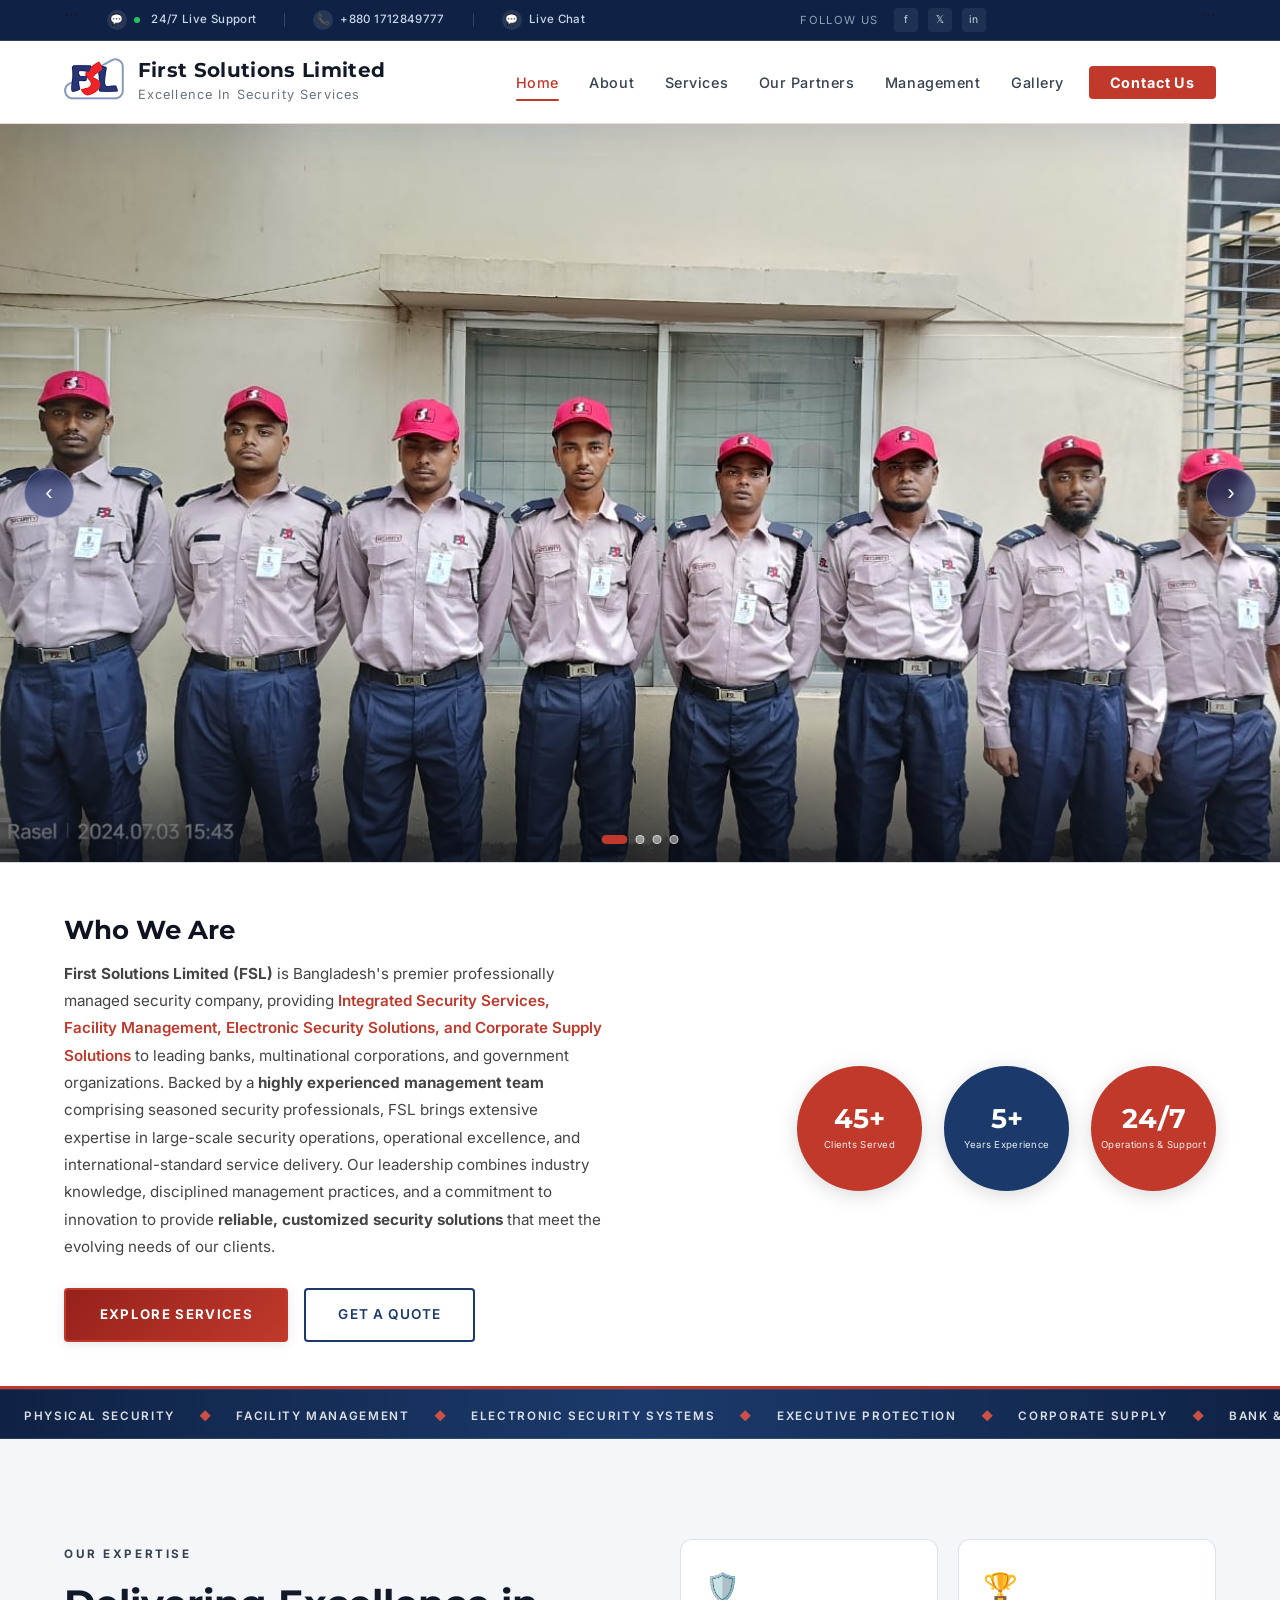
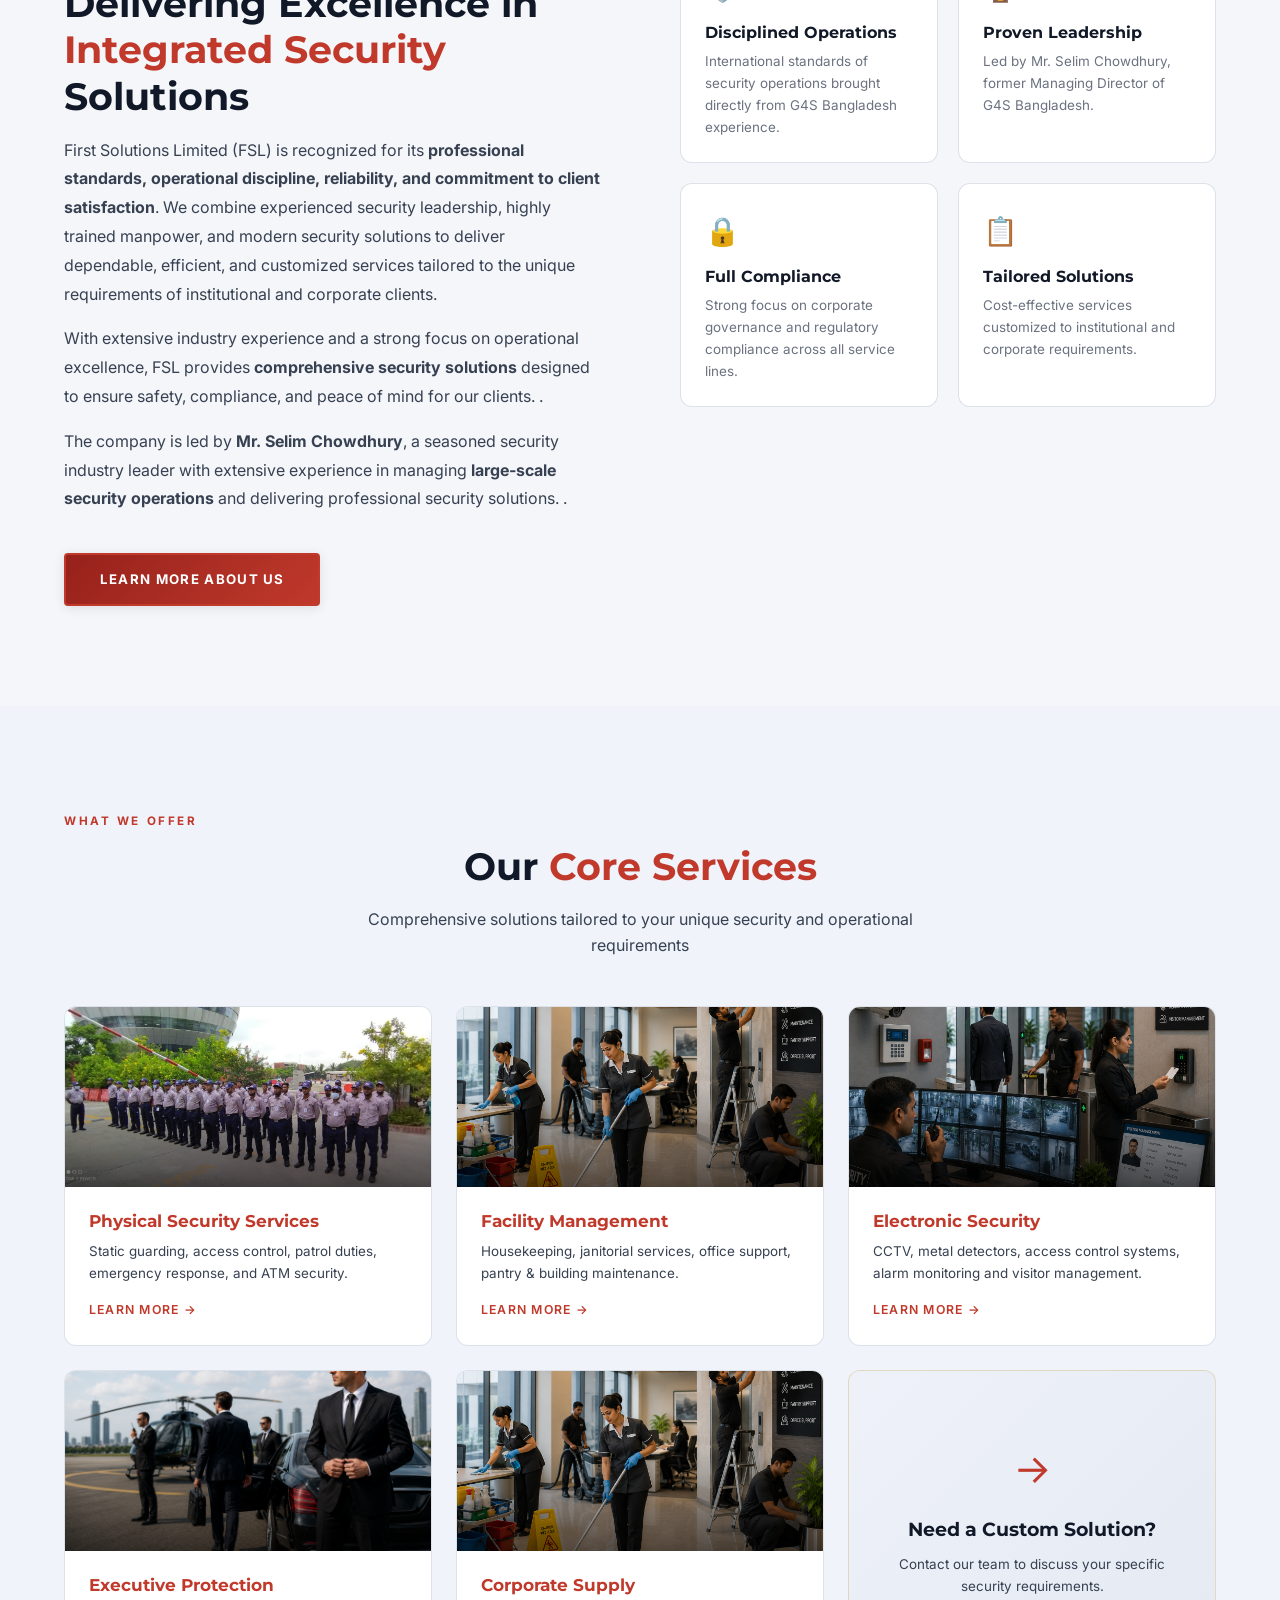
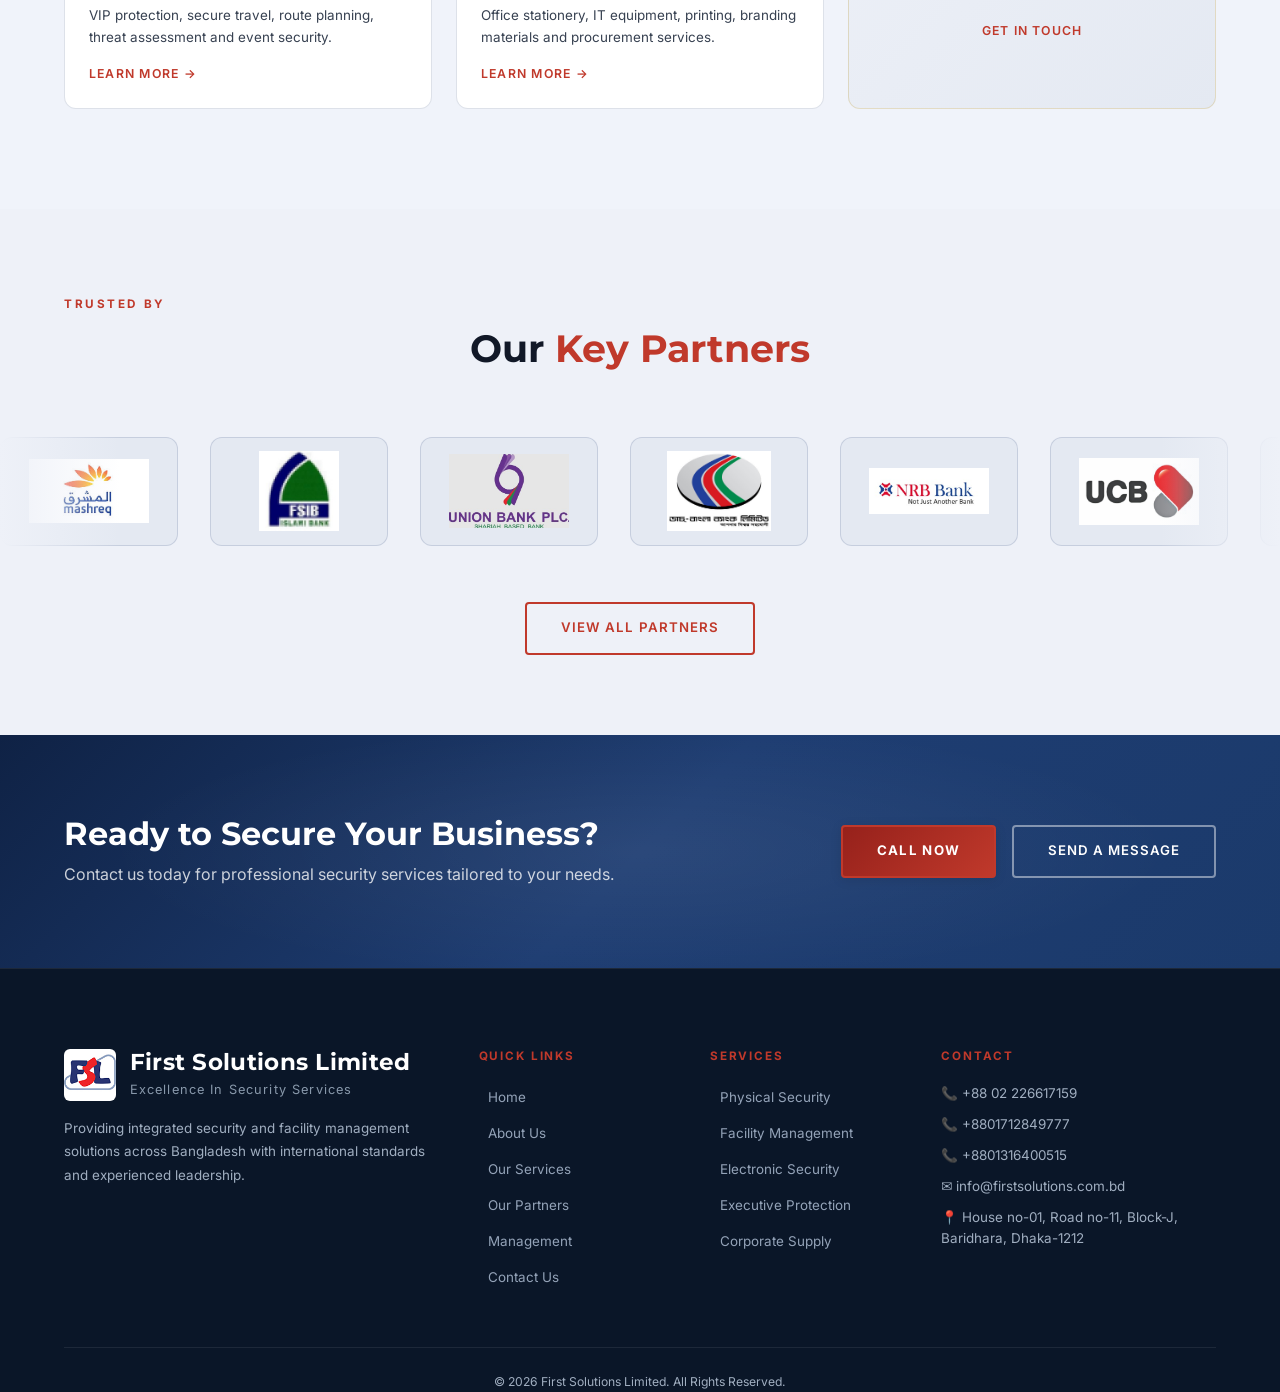
<file: index.html>
<!doctype html>
<html lang="en">
  <head>
    <!-- ====== BASIC META ====== -->
    <meta charset="UTF-8" />
    <meta name="viewport" content="width=device-width, initial-scale=1.0" />
    
    <!-- ====== PRIMARY TITLE (SEO-Optimized) ====== -->
    <title>First Solutions Limited – Security Services in Bangladesh | FSL</title>
    
    <!-- ====== SEO META DESCRIPTION ====== -->
    <meta name="description" content="First Solutions Limited (FSL) provides integrated security services, facility management, electronic security, and corporate supply solutions in Bangladesh. Trusted by leading banks & multinationals." />
    
    <!-- ====== KEYWORDS (Optional, but good for context) ====== -->
    <meta name="keywords" content="security services Bangladesh, facility management Dhaka, electronic security, corporate security, ATM security, executive protection, FSL" />
    
    <!-- ====== ROBOTS ====== -->
    <meta name="robots" content="index, follow" />
    <meta name="googlebot" content="index, follow" />
    
    <!-- ====== AUTHOR & PUBLISHER ====== -->
    <meta name="author" content="First Solutions Limited" />
    <meta name="publisher" content="First Solutions Limited" />
    
    <!-- ====== GEO TAGS ====== -->
    <meta name="geo.region" content="BD" />
    <meta name="geo.placename" content="Dhaka" />
    <meta name="geo.position" content="23.8103;90.4125" />
    <meta name="ICBM" content="23.8103, 90.4125" />
    
    <!-- ====== THEME COLOR ====== -->
    <meta name="theme-color" content="#1B2A6B" />
    
    <!-- ====== FAVICON ====== -->
    <link rel="icon" type="image/png" href="https://firstsolutions.com.bd/image/logo/favicon.png" />
    <link rel="shortcut icon" type="image/png" href="https://firstsolutions.com.bd/image/logo/favicon.png" />
    <link rel="apple-touch-icon" href="https://firstsolutions.com.bd/image/logo/favicon.png" />
    
    <!-- ====== CANONICAL URL ====== -->
    <link rel="canonical" href="https://firstsolutions.com.bd/" />
    
    <!-- ====== OPEN GRAPH (Facebook, LinkedIn, etc.) ====== -->
    <meta property="og:title" content="First Solutions Limited – Security Services in Bangladesh" />
    <meta property="og:description" content="Integrated security, facility management, electronic security & corporate supply solutions in Bangladesh. Trusted by leading banks & multinationals." />
    <meta property="og:type" content="website" />
    <meta property="og:url" content="https://firstsolutions.com.bd/" />
    <meta property="og:image" content="https://firstsolutions.com.bd/image/logo/favicon.png" />
        <meta property="og:image:width" content="1200" />
    <meta property="og:image:height" content="630" />
    <meta property="og:site_name" content="First Solutions Limited" />
    <meta property="og:locale" content="en_BD" />
    
    <!-- ====== TWITTER CARDS ====== -->
    <meta name="twitter:card" content="summary_large_image" />
    <meta name="twitter:title" content="First Solutions Limited – Security Services in Bangladesh" />
    <meta name="twitter:description" content="Integrated security, facility management, electronic security & corporate supply solutions in Bangladesh." />
    <meta name="twitter:image" content="https://firstsolutions.com.bd/image/logo/favicon.png" />
    <meta name="twitter:site" content="@firstsolutionsbd" />
    
    <!-- ====== PRELOAD & PRECONNECT (Performance) ====== -->
    <link rel="preconnect" href="https://fonts.googleapis.com" />
    <link rel="preconnect" href="https://fonts.gstatic.com" crossorigin />
    <link rel="preload" href="https://fonts.googleapis.com/css2?family=Montserrat:wght@600;700;800&family=Poppins:wght@600;700&family=Inter:wght@300;400;500;600&family=Open+Sans:wght@300;400;500;600&display=swap" as="style" />
    
    <!-- ====== FONTS ====== -->
    <link
      href="https://fonts.googleapis.com/css2?family=Montserrat:wght@600;700;800&family=Poppins:wght@600;700&family=Inter:wght@300;400;500;600&family=Open+Sans:wght@300;400;500;600&display=swap"
      rel="stylesheet"
    />
    
    <!-- ====== FONT AWESOME (CDN with integrity) ====== -->
    <link rel="stylesheet" href="https://cdnjs.cloudflare.com/ajax/libs/font-awesome/6.5.1/css/all.min.css" integrity="sha512-DTOQO9RWCH3ppGqcWaEA1BIZOC6xxalwEsw9c2QQeAIftl+Vegovlnee1c9QX4TctnWMn13TZye+giMm8e2LwA==" crossorigin="anonymous" referrerpolicy="no-referrer" />
    
    <!-- ====== MAIN STYLESHEET ====== -->
    <link rel="stylesheet" href="style.css" />
    
    <!-- ====== SCHEMA MARKUP (JSON-LD) ====== -->
    <script type="application/ld+json">
    {
      "@context": "https://schema.org",
      "@type": "Organization",
      "name": "First Solutions Limited",
      "url": "https://firstsolutions.com.bd/",
      "logo": "https://firstsolutions.com.bd/image/logo/favicon.png",
      "description": "Integrated security services, facility management, electronic security, and corporate supply solutions provider in Bangladesh.",
      "email": "info@firstsolutions.com.bd",
      "telephone": "+8801712849777",
      "address": {
        "@type": "PostalAddress",
        "streetAddress": "House no-01, Road no-11, Block-J, Baridhara",
        "addressLocality": "Dhaka",
        "addressCountry": "BD",
        "postalCode": "1212"
      },
      "contactPoint": {
        "@type": "ContactPoint",
        "telephone": "+8801712849777",
        "contactType": "sales",
        "availableLanguage": ["English", "Bengali"]
      },
      "sameAs": [
        "https://www.facebook.com/firstsolutionsbd",
        "https://www.linkedin.com/company/firstsolutionsbd",
        "https://twitter.com/firstsolutionsbd"
      ]
    }
    </script>
    
    <!-- ====== LOCAL BUSINESS SCHEMA ====== -->
    <script type="application/ld+json">
    {
      "@context": "https://schema.org",
      "@type": "LocalBusiness",
      "name": "First Solutions Limited",
      "image": "https://firstsolutions.com.bd/image/logo/favicon.png",
      "description": "Leading security services provider in Bangladesh offering physical security, facility management, electronic security, and corporate supply solutions.",
      "address": {
        "@type": "PostalAddress",
        "streetAddress": "House no-01, Road no-11, Block-J, Baridhara",
        "addressLocality": "Dhaka",
        "addressCountry": "BD",
        "postalCode": "1212"
      },
      "geo": {
        "@type": "GeoCoordinates",
        "latitude": 23.8103,
        "longitude": 90.4125
      },
      "telephone": "+8801712849777",
      "email": "info@firstsolutions.com.bd",
      "openingHours": "Mo-Su 00:00-23:59",
      "priceRange": "$$"
    }
    </script>
    
    <!-- ====== WEBSITE SCHEMA (for better SERP display) ====== -->
    <script type="application/ld+json">
    {
      "@context": "https://schema.org",
      "@type": "WebSite",
      "name": "First Solutions Limited",
      "url": "https://firstsolutions.com.bd/",
      "description": "Integrated security services, facility management, electronic security, and corporate supply solutions provider in Bangladesh.",
      "potentialAction": {
        "@type": "SearchAction",
        "target": "https://firstsolutions.com.bd/search?q={search_term_string}",
        "query-input": "required name=search_term_string"
      }
    }
    </script>
    
    <!-- ====== BREADCRUMB SCHEMA ====== -->
    <script type="application/ld+json">
    {
      "@context": "https://schema.org",
      "@type": "BreadcrumbList",
      "itemListElement": [
        {
          "@type": "ListItem",
          "position": 1,
          "name": "Home",
          "item": "https://firstsolutions.com.bd/"
        }
      ]
    }
    </script>
    <style>
      
      .hero-clean {
        position: relative;
        width: 100%;
        height: 82vh;
        min-height: 480px;
        max-height: 780px;
        overflow: hidden;
        background: #080b14;
      }
      .hero-clean .slide {
        position: absolute;
        inset: 0;
        background-size: cover;
        background-position: center center;
        opacity: 0;
        transition: opacity 1.4s ease;
      }
      .hero-clean .slide.active {
        opacity: 1;
      }
      .hero-clean::after {
        content: "";
        position: absolute;
        bottom: 0;
        left: 0;
        right: 0;
        height: 140px;
        background: linear-gradient(to top, rgba(8, 11, 20, 0.7), transparent);
        pointer-events: none;
        z-index: 2;
      }

      
      .slide-arrow {
        position: absolute;
        top: 50%;
        transform: translateY(-50%);
        z-index: 10;
        background: rgba(27, 42, 107, 0.6);
        border: 1px solid rgba(255, 255, 255, 0.3);
        color: #fff;
        width: 50px;
        height: 50px;
        border-radius: 50%;
        font-size: 1.4rem;
        cursor: pointer;
        display: flex;
        align-items: center;
        justify-content: center;
        transition: 0.3s;
        backdrop-filter: blur(6px);
      }
      .slide-arrow:hover {
        background: var(--gold);
        border-color: var(--gold);
      }
      .slide-arrow.prev {
        left: 24px;
      }
      .slide-arrow.next {
        right: 24px;
      }

      
      .slide-dots {
        position: absolute;
        bottom: 18px;
        left: 50%;
        transform: translateX(-50%);
        display: flex;
        gap: 8px;
        z-index: 10;
      }
      .sdot {
        width: 9px;
        height: 9px;
        border-radius: 50%;
        background: rgba(255, 255, 255, 0.45);
        border: 1px solid rgba(255, 255, 255, 0.6);
        cursor: pointer;
        transition: 0.3s;
      }
      .sdot.active {
        background: var(--gold);
        border-color: var(--gold);
        width: 26px;
        border-radius: 5px;
      }

      
      .hero-info-strip {
        background: #fff;
        padding: 52px 0 44px;
        border-bottom: 3px solid var(--gold);
      }
      .hero-info-inner {
        max-width: 1200px;
        margin: 0 auto;
        padding: 0 24px;
        display: grid;
        grid-template-columns: 1fr auto;
        gap: 56px;
        align-items: center;
      }
      .hero-info-text h2 {
        font-family: var(--font-display);
        font-size: 1.6rem;
        color: #0f1220;
        margin-bottom: 0.85rem;
      }
      .hero-info-text p {
        font-size: 0.95rem;
        color: #444;
        line-height: 1.8;
        max-width: 540px;
      }
      .hero-info-text p a {
        color: var(--gold);
        text-decoration: none;
      }
      .hero-stats-circles {
        display: flex;
        gap: 22px;
        align-items: center;
        flex-wrap: nowrap;
      }
      .stat-circle {
        width: 125px;
        height: 125px;
        border-radius: 50%;
        background: var(--gold);
        display: flex;
        flex-direction: column;
        align-items: center;
        justify-content: center;
        text-align: center;
        flex-shrink: 0;
      }
      .stat-circle .num {
        font-family: var(--font-display);
        font-size: 1.7rem;
        font-weight: 700;
        color: #fff;
        line-height: 1;
      }
      .stat-circle .lbl {
        font-size: 0.6rem;
        color: rgba(255, 255, 255, 0.9);
        letter-spacing: 0.03em;
        margin-top: 6px;
        padding: 0 10px;
        line-height: 1.4;
      }
      .hero-info-btns {
        display: flex;
        gap: 1rem;
        margin-top: 1.75rem;
        flex-wrap: wrap;
      }

      
      @keyframes partnersScrollSlow {
        from {
          transform: translateX(0);
        }
        to {
          transform: translateX(-50%);
        }
      }
      .partners-carousel-track {
        animation: partnersScrollSlow 55s linear infinite !important;
      }

      /* ════════════════════════════════
   MOBILE RESPONSIVE
   ════════════════════════════════ */

      
      @media (max-width: 1024px) {
        .hero-clean {
          height: 72vh;
        }
        .hero-info-inner {
          gap: 36px;
        }
        .stat-circle {
          width: 108px;
          height: 108px;
        }
        .stat-circle .num {
          font-size: 1.45rem;
        }
      }

      
      @media (max-width: 768px) {
        .hero-clean {
          height: 58vw;
          min-height: 260px;
          max-height: 420px;
        }
        .slide-arrow {
          width: 38px;
          height: 38px;
          font-size: 1.1rem;
        }
        .slide-arrow.prev {
          left: 10px;
        }
        .slide-arrow.next {
          right: 10px;
        }

        .hero-info-strip {
          padding: 36px 0 32px;
        }
        .hero-info-inner {
          grid-template-columns: 1fr;
          gap: 28px;
        }
        .hero-info-text h2 {
          font-size: 1.3rem;
        }
        .hero-info-text p {
          font-size: 0.88rem;
        }
        .hero-stats-circles {
          justify-content: center;
          gap: 16px;
        }
        .stat-circle {
          width: 100px;
          height: 100px;
        }
        .stat-circle .num {
          font-size: 1.3rem;
        }
        .stat-circle .lbl {
          font-size: 0.55rem;
        }
        .hero-info-btns {
          justify-content: center;
        }

        
        .logo-name {
          font-size: 0.88rem;
        }
        .logo-tagline {
          font-size: 0.6rem;
        }
        .logo-img {
          height: 40px;
          width: 40px;
        }
      }

      
      @media (max-width: 480px) {
        .hero-clean {
          height: 56vw;
          min-height: 220px;
        }
        .slide-arrow {
          display: none;
        }
        .hero-info-text h2 {
          font-size: 1.15rem;
        }
        .stat-circle {
          width: 88px;
          height: 88px;
        }
        .stat-circle .num {
          font-size: 1.15rem;
        }
        .stat-circle .lbl {
          font-size: 0.52rem;
          padding: 0 6px;
        }
        .hero-stats-circles {
          gap: 12px;
        }

        
        .services-grid {
          grid-template-columns: 1fr !important;
        }
        
        .intro-features {
          grid-template-columns: 1fr !important;
        }
        
        .partners-full-grid {
          grid-template-columns: 1fr !important;
        }
        
        .values-grid {
          grid-template-columns: 1fr 1fr !important;
        }

        
        .section-title {
          font-size: 1.5rem !important;
        }
        .page-hero h1 {
          font-size: 1.6rem !important;
        }

        
        .cta-band .container {
          flex-direction: column;
          text-align: center;
          gap: 1.5rem;
        }
        .cta-actions {
          justify-content: center;
        }

        
        .footer-grid {
          grid-template-columns: 1fr !important;
          gap: 2rem !important;
        }

        
        .partner-logo-slide {
          padding: 0.7rem 1.2rem;
          font-size: 0.78rem;
          min-width: 130px;
        }

        
        .hero-info-btns .btn-primary,
        .hero-info-btns a {
          width: 100%;
          text-align: center;
        }
      }

      
      @media (max-width: 380px) {
        .hero-clean {
          height: 52vw;
        }
        .logo-name {
          font-size: 0.78rem;
        }
        .logo-tagline {
          display: none;
        }
        .hero-stats-circles {
          flex-wrap: wrap;
        }
      }
    </style>
    <style>
      
      body {
        padding-top: 0 !important;
      }
    </style>
  </head>
  <body>
    <!-- Chatway Widget -->

<script
  id="chatway"
  async
  src="https://cdn.chatway.app/widget.js?id=UHU3S1uPor0u">
</script>

<!-- TOP INFO BAR -->

<div id="topInfoBar">
  <div class="topbar-inner">
    <div class="topbar-left">

```
  <a href="#" class="topbar-item">
    <span class="ticon">💬</span>
    <span class="live-dot"></span>24/7 Live Support
  </a>

  <div class="topbar-divider"></div>

  <a href="tel:+8801712849777" class="topbar-item">
    <span class="ticon">📞</span>
    +880 1712849777
  </a>

  <div class="topbar-divider"></div>

  <a href="#" id="chatway-chat-trigger" class="topbar-item">
    <span class="ticon">💬</span>
    Live Chat
  </a>

</div>

<div class="topbar-right">
  <span
    style="
      font-size: 0.7rem;
      letter-spacing: 0.12em;
      text-transform: uppercase;
      opacity: 0.7;
    "
  >
    Follow Us
  </span>

  <div class="topbar-social">
    <a href="https://web.facebook.com/profile.php?id=61582787321636" title="Facebook" target="_blank" rel="noopener noreferrer">f</a>
    <a href="#" title="Twitter">𝕏</a>
    <a href="https://www.linkedin.com/company/first-solutions-limited/" title="LinkedIn" target="_blank" rel="noopener noreferrer">in</a>
  </div>
</div>
```

  </div>
</div>

<script>
document.addEventListener("DOMContentLoaded", function () {

  const trigger = document.getElementById("chatway-chat-trigger");

  if (!trigger) return;

  trigger.addEventListener("click", function (e) {
    e.preventDefault();

    // Chatway launcher খুঁজে click করা
    const tryOpen = setInterval(function () {

      const launcher =
        document.querySelector(".chatway-widget-launcher") ||
        document.querySelector(".chatway-launcher") ||
        document.querySelector("[class*='chatway-launch']") ||
        document.querySelector("[class*='chatway-widget']");

      if (launcher) {
        clearInterval(tryOpen);
        launcher.click();
      }

    }, 300);

    setTimeout(function () {
      clearInterval(tryOpen);
    }, 10000);
  });

});
</script>
<!-- PAGE LOADER -->
    <div id="fsl-loader">
      <div class="loader-logo">
        <img src="image/logo/FSL Logo-01.png" alt="FSL logo" />
      </div>
      <div class="loader-bar-wrap"><div class="loader-bar"></div></div>
      <div class="loader-text">First Solutions Limited</div>
    </div>

    <!-- NAV -->
    <nav class="navbar" id="navbar">
      <div class="nav-container">
        <a href="index.html" class="logo">
          <img src="image/logo/favicon.png" alt="FSL" class="logo-img" />
          <div class="logo-text-block">
            <span class="logo-name"><h3>First Solutions Limited</h3></span>
            <span class="logo-tagline">Excellence in Security Services</span>
          </div>
        </a>
        <button class="hamburger" id="hamburger" aria-label="Menu">
          <span></span><span></span><span></span>
        </button>
        <ul class="nav-links" id="navLinks">
          <li><a href="index.html" class="active">Home</a></li>
          <li><a href="about.html">About</a></li>
          <li><a href="services.html">Services</a></li>
          <li><a href="partners.html">Our Partners</a></li>
          <li><a href="management.html">Management</a></li>
          <li><a href="gallery.html">Gallery</a></li>
          <li><a href="contact.html" class="nav-cta">Contact Us</a></li>
        </ul>
      </div>
    </nav>

    <!-- HERO — CLEAN FULLSCREEN SLIDER -->
    <section class="hero-clean" id="heroSection">
      <div
        class="slide active"
        style="background-image: url(&quot;image/bodyimg/fsl\ 6.jpg&quot;)"
      ></div>
      <div
        class="slide"
        style="background-image: url(&quot;image/bodyimg/fsl\ 7.jpg&quot;)"
      ></div>
      <div
        class="slide"
        style="background-image: url(&quot;image/bodyimg/fsl\ 3.jpg&quot;)"
      ></div>
      <div
        class="slide"
        style="background-image: url(&quot;image/bodyimg/fsl\ 5.jpg&quot;)"
      ></div>

      <button class="slide-arrow prev" id="slidePrev">&#8249;</button>
      <button class="slide-arrow next" id="slideNext">&#8250;</button>

      <div class="slide-dots" id="slideDots">
        <span class="sdot active"></span>
        <span class="sdot"></span>
        <span class="sdot"></span>
        <span class="sdot"></span>
      </div>
    </section>

    <!-- WHO WE ARE + STATS (below the slider, like G4S) -->
    <section class="hero-info-strip">
      <div class="hero-info-inner">
        <div class="hero-info-text">
          <h2>Who We Are</h2>
          <p>
            <strong>First Solutions Limited (FSL)</strong> is Bangladesh's
            premier professionally managed security company, providing
            <a href="services.html">
              Integrated Security Services, Facility Management, Electronic
              Security Solutions, and Corporate Supply Solutions</a
            >
            to leading banks, multinational corporations, and government
            organizations. Backed by a
            <strong>highly experienced management team </strong>
            comprising seasoned security professionals, FSL brings extensive
            expertise in large-scale security operations, operational
            excellence, and international-standard service delivery. Our
            leadership combines industry knowledge, disciplined management
            practices, and a commitment to innovation to provide
            <strong>reliable, customized security solutions</strong> that meet
            the evolving needs of our clients.
          </p>
          <div class="hero-info-btns">
            <a href="services.html" class="btn-primary">Explore Services</a>
            <a
              href="contact.html"
              style="
                display: inline-block;
                background: transparent;
                color: var(--navy);
                font-weight: 600;
                font-size: 0.85rem;
                letter-spacing: 0.08em;
                text-transform: uppercase;
                padding: 0.8rem 2rem;
                border-radius: 4px;
                text-decoration: none;
                border: 2px solid var(--navy);
                transition: 0.3s;
              "
              onmouseover="
                this.style.background = 'var(--navy)';
                this.style.color = '#fff';
              "
              onmouseout="
                this.style.background = 'transparent';
                this.style.color = 'var(--navy)';
              "
              >Get a Quote</a
            >
          </div>
        </div>
        <div class="hero-stats-circles">
          <div class="stat-circle">
            <span class="num">45+</span>
            <span class="lbl">Clients Served</span>
          </div>
          <div class="stat-circle" style="background: var(--navy)">
            <span class="num">5+</span>
            <span class="lbl">Years Experience</span>
          </div>
          <div class="stat-circle">
            <span class="num">24/7</span>
            <span class="lbl">Operations &amp; Support</span>
          </div>
        </div>
      </div>
    </section>

    <!-- MARQUEE TICKER -->
    <div class="ticker-wrap">
      <div class="ticker-track">
        <span>Physical Security</span><span class="sep">◆</span>
        <span>Facility Management</span><span class="sep">◆</span>
        <span>Electronic Security Systems</span><span class="sep">◆</span>
        <span>Executive Protection</span><span class="sep">◆</span>
        <span>Corporate Supply</span><span class="sep">◆</span>
        <span>Bank &amp; ATM Security</span><span class="sep">◆</span>
        <span>Risk Assessment</span><span class="sep">◆</span>
        <span>Physical Security</span><span class="sep">◆</span>
        <span>Facility Management</span><span class="sep">◆</span>
        <span>Electronic Security Systems</span><span class="sep">◆</span>
        <span>Executive Protection</span><span class="sep">◆</span>
        <span>Corporate Supply</span><span class="sep">◆</span>
      </div>
    </div>

    <!-- INTRO SECTION -->
    <section class="intro-section">
      <div class="container">
        <div class="intro-grid">
          <div class="intro-text">
            <p class="section-eyebrow">Our Expertise</p>
            <h2 class="section-title">
              Delivering Excellence in
              <span class="gold">Integrated Security</span> Solutions
            </h2>
            <p>
              <p>First Solutions Limited (FSL) is recognized for its <strong>professional standards, operational discipline, reliability, and commitment to client satisfaction</strong>. We combine experienced security leadership, highly trained manpower, and modern security solutions to deliver dependable, efficient, and customized services tailored to the unique requirements of institutional and corporate clients.</p>
<p>With extensive industry experience and a strong focus on operational excellence, FSL provides <strong>comprehensive security solutions</strong> designed to ensure safety, compliance, and peace of mind for our clients. .</p>
<p>The company is led by <strong>Mr. Selim Chowdhury</strong>, a seasoned security industry leader with extensive experience in managing <strong>large-scale security operations</strong> and delivering professional security solutions. .</p>

            </p>
            
            <a
              href="about.html"
              class="btn-primary"
              style="margin-top: 1.5rem; display: inline-block"
              >Learn More About Us</a
            >
          </div>
          <div class="intro-features">
            <div class="feature-card">
              <div class="feature-icon">🛡️</div>
              <h3>Disciplined Operations</h3>
              <p>
                International standards of security operations brought directly
                from G4S Bangladesh experience.
              </p>
            </div>
            <div class="feature-card">
              <div class="feature-icon">🏆</div>
              <h3>Proven Leadership</h3>
              <p>
                Led by Mr. Selim Chowdhury, former Managing Director of G4S
                Bangladesh.
              </p>
            </div>
            <div class="feature-card">
              <div class="feature-icon">🔒</div>
              <h3>Full Compliance</h3>
              <p>
                Strong focus on corporate governance and regulatory compliance
                across all service lines.
              </p>
            </div>
            <div class="feature-card">
              <div class="feature-icon">📋</div>
              <h3>Tailored Solutions</h3>
              <p>
                Cost-effective services customized to institutional and
                corporate requirements.
              </p>
            </div>
          </div>
        </div>
      </div>
    </section>

    <!-- SERVICES PREVIEW Need change their image -->
    <section class="services-preview">
      <div class="container">
        <p class="section-eyebrow center">What We Offer</p>
        <h2 class="section-title center">
          Our <span class="gold">Core Services</span>
        </h2>
        <p class="section-sub center">
          Comprehensive solutions tailored to your unique security and
          operational requirements
        </p>
        <div class="services-grid">
          <a href="services.html#physical" class="service-card">
            <div
              class="service-img"
              style="
                background-image: url(&quot;image/bodyimg/fsl\ 2.jpg&quot;);
              "
            ></div>
            <div class="service-body">
              <h3>Physical Security Services</h3>
              <p>
                Static guarding, access control, patrol duties, emergency
                response, and ATM security.
              </p>
              <span class="learn-more">Learn More →</span>
            </div>
          </a>
          <a href="services.html#facility" class="service-card">
            <div
              class="service-img"
              style="
                background-image: url(&quot;image/Facility\ Management.png&quot;);
              "
            ></div>
            <div class="service-body">
              <h3>Facility Management</h3>
              <p>
                Housekeeping, janitorial services, office support, pantry &amp;
                building maintenance.
              </p>
              <span class="learn-more">Learn More →</span>
            </div>
          </a>
          <a href="services.html#electronic" class="service-card">
            <div
              class="service-img"
              style="
                background-image: url(&quot;image/Electronic\ Security.png&quot;);
              "
            ></div>
            <div class="service-body">
              <h3>Electronic Security</h3>
              <p>
                CCTV, metal detectors, access control systems, alarm monitoring
                and visitor management.
              </p>
              <span class="learn-more">Learn More →</span>
            </div>
          </a>
          <a href="services.html#executive" class="service-card">
            <div
              class="service-img"
              style="
                background-image: url(&quot;image/Executive\ Protection\ 1.png&quot;);
              "
            ></div>
            <div class="service-body">
              <h3>Executive Protection</h3>
              <p>
                VIP protection, secure travel, route planning, threat assessment
                and event security.
              </p>
              <span class="learn-more">Learn More →</span>
            </div>
          </a>
          <a href="services.html#supply" class="service-card">
            <div
              class="service-img"
              style="
                background-image: url(&quot;image/Facility\ Management.png&quot;);
              "
            ></div>
            <div class="service-body">
              <h3>Corporate Supply</h3>
              <p>
                Office stationery, IT equipment, printing, branding materials
                and procurement services.
              </p>
              <span class="learn-more">Learn More →</span>
            </div>
          </a>
          <a href="contact.html" class="service-card service-card-cta">
            <div class="service-cta-inner">
              <span class="service-cta-icon">→</span>
              <h3>Need a Custom Solution?</h3>
              <p>
                Contact our team to discuss your specific security requirements.
              </p>
              <span class="learn-more">Get in Touch</span>
            </div>
          </a>
        </div>
      </div>
    </section>

    <!-- PARTNERS CAROUSEL -->
    <section class="partners-strip">
      <div class="container">
        <p class="section-eyebrow center">Trusted By</p>
        <h2 class="section-title center" style="margin-bottom: 2.5rem">
          Our <span class="gold">Key Partners</span>
        </h2>
      </div>
      <div class="partners-carousel-wrap">
        <div class="partners-carousel-track">
          <div class="partner-logo-slide">
            <img src="image/logo/fsl l 2.jpg" />
          </div>
          <div class="partner-logo-slide">
            <img src="image/logo/fsl l 3.jpg" />
          </div>
          <div class="partner-logo-slide">
            <img src="image/logo/fsl l 4.jpg" />
          </div>
          <div class="partner-logo-slide">
            <img src="image/logo/fsl l 5.jpg" />
          </div>
          <div class="partner-logo-slide">
            <img src="image/logo/fsl l 6.jpg" />
          </div>
          <div class="partner-logo-slide">
            <img src="image/logo/fsl l 7.jpg" />
          </div>
          <div class="partner-logo-slide">
            <img src="image/logo/fsl l 8.jpg" />
          </div>
          <div class="partner-logo-slide">
            <img src="image/logo/fsl l 9.jpg" />
          </div>
          <div class="partner-logo-slide">
            <img src="image/logo/fsl l 10.jpg" />
          </div>
          <div class="partner-logo-slide">
            <img src="image/logo/fsl l 11.jpg" />
          </div>
          <div class="partner-logo-slide">
            <img src="image/logo/fsl l 12.jpg" />
          </div>
          <div class="partner-logo-slide">
            <img src="image/logo/fsl l 13.jpg" />
          </div>
          <div class="partner-logo-slide">
            <img src="image/logo/fsl l 14.jpg" />
          </div>
          <div class="partner-logo-slide">
            <img src="image/logo/fsl l 15.jpg" />
          </div>
          <div class="partner-logo-slide">
            <img src="image/logo/fsl l 16.jpg" />
          </div>
          <div class="partner-logo-slide">
            <img src="image/logo/fsl l 17.jpg" />
          </div>
          <div class="partner-logo-slide">
            <img src="image/logo/fsl l 18.jpg" />
          </div>
          <div class="partner-logo-slide">
            <img src="image/logo/fsl l 19.jpg" />
          </div>
          <div class="partner-logo-slide">
            <img src="image/logo/fsl l 21.jpg" />
          </div>
          <div class="partner-logo-slide">
            <img src="image/logo/fsl l 22.jpg" />
          </div>
          <div class="partner-logo-slide">
            <img src="image/logo/fsl l 23.jpg" />
          </div>
          <div class="partner-logo-slide">
            <img src="image/logo/fsl l 24.jpg" />
          </div>
          <div class="partner-logo-slide">
            <img src="image/logo/fsl l 25.jpg" />
          </div>
          <div class="partner-logo-slide">
            <img src="image/logo/fsl l 26.jpg" />
          </div>
          <div class="partner-logo-slide">
            <img src="image/logo/fsl l 27.jpg" />
          </div>
          <div class="partner-logo-slide">
            <img src="image/logo/fsl l 28.jpg" />
          </div>
          <div class="partner-logo-slide">
            <img src="image/logo/fsl l 29.jpg" />
          </div>
          <div class="partner-logo-slide">
            <img src="image/logo/fsl l 30.jpg" />
          </div>
          <div class="partner-logo-slide">
            <img src="image/logo/fsl l 31.jpg" />
          </div>
          <div class="partner-logo-slide">
            <img src="image/logo/fsl l 32.jpg" />
          </div>
          <div class="partner-logo-slide">
            <img src="image/logo/fsl l 33.jpg" />
          </div>
          <div class="partner-logo-slide">
            <img src="image/logo/fsl l 34.jpg" />
          </div>
          <div class="partner-logo-slide">
            <img src="image/logo/fsl l 35.jpg" />
          </div>
          <div class="partner-logo-slide">
            <img src="image/logo/fsl l 36.jpg" />
          </div>
          <div class="partner-logo-slide">
            <img src="image/logo/fsl l 37.jpg" />
          </div>
          <div class="partner-logo-slide">
            <img src="image/logo/fsl l 38.jpg" />
          </div>
          <div class="partner-logo-slide">
            <img src="image/logo/fsl l 39.jpg" />
          </div>
          <div class="partner-logo-slide">
            <img src="image/logo/fsl l 41.jpg" />
          </div>
          <div class="partner-logo-slide">
            <img src="image/logo/fsl l 42.jpg" />
          </div>
          <div class="partner-logo-slide">
            <img src="image/logo/fsl l 43.jpg" />
          </div>
          <div class="partner-logo-slide">
            <img src="image/logo/fsl l 44.jpg" />
          </div>
          <div class="partner-logo-slide">
            <img src="image/logo/fsl l 45.jpg" />
          </div>
          <div class="partner-logo-slide">
            <img src="image/logo/fsl l 46.jpg" />
          </div>
        </div>
      </div>
      <div class="container">
        <div class="center" style="margin-top: 2rem">
          <a
            href="partners.html"
            class="btn-outline"
            style="color: var(--gold); border-color: var(--gold)"
            >View All Partners</a
          >
        </div>
      </div>
    </section>

    <!-- CTA BAND -->
    <section class="cta-band">
      <div class="container">
        <div class="cta-content">
          <h2>Ready to Secure Your Business?</h2>
          <p>
            Contact us today for professional security services tailored to your
            needs.
          </p>
        </div>
        <div class="cta-actions">
          <a href="tel:+8801712849777" class="btn-primary">Call Now</a>
          <a href="contact.html" class="btn-outline-light">Send a Message</a>
        </div>
      </div>
    </section>

    <!-- FOOTER -->
    <footer class="footer">
      <div class="container">
        <div class="footer-grid">
          <div class="footer-brand">
            <div class="footer-logo">
              <img
                src="image/logo/favicon.png"
                alt="FSL"
                class="footer-logo-img"
              />
              <div class="logo-text-block">
                <span
                  class="logo-name"
                  style="color: #ffffff; font-size: 0.95rem"
                >
                  <h2 style="color: #ffffff">First Solutions Limited</h2></span
                ><span class="logo-tagline" style="color: var(--silver)"
                  >Excellence in Security Services</span
                >
              </div>
            </div>
            <p>
              Providing integrated security and facility management solutions
              across Bangladesh with international standards and experienced
              leadership.
            </p>
          </div>
          <div class="footer-links-col">
            <h4>Quick Links</h4>
            <ul>
              <li><a href="index.html">Home</a></li>
              <li><a href="about.html">About Us</a></li>
              <li><a href="services.html">Our Services</a></li>
              <li><a href="partners.html">Our Partners</a></li>
              <li><a href="management.html">Management</a></li>
              <li><a href="contact.html">Contact Us</a></li>
            </ul>
          </div>
          <div class="footer-links-col">
            <h4>Services</h4>
            <ul>
              <li><a href="services.html#physical">Physical Security</a></li>
              <li><a href="services.html#facility">Facility Management</a></li>
              <li>
                <a href="services.html#electronic">Electronic Security</a>
              </li>
              <li>
                <a href="services.html#executive">Executive Protection</a>
              </li>
              <li><a href="services.html#supply">Corporate Supply</a></li>
            </ul>
          </div>
          <div class="footer-contact-col">
            <h4>Contact</h4>
            <p>📞 +88 02 226617159</p>
            <p>📞 +8801712849777</p>
            <p>📞 +8801316400515</p>
            <p>✉️ info@firstsolutions.com.bd</p>
            <p>📍 House no-01, Road no-11, Block-J, Baridhara, Dhaka-1212</p>
          </div>
        </div>
        <div class="footer-bottom">
          <p>© 2026 First Solutions Limited. All Rights Reserved.</p>
        </div>
      </div>

     
      
    </footer>

    <script src="main.js"></script>
    <script>
      // --- Hero Slider ---
      const slides = document.querySelectorAll(".hero-clean .slide");
      const dots = document.querySelectorAll(".sdot");
      let cur = 0;

      function goTo(n) {
        slides[cur].classList.remove("active");
        dots[cur].classList.remove("active");
        cur = (n + slides.length) % slides.length;
        slides[cur].classList.add("active");
        dots[cur].classList.add("active");
      }
      document
        .getElementById("slidePrev")
        .addEventListener("click", () => goTo(cur - 1));
      document
        .getElementById("slideNext")
        .addEventListener("click", () => goTo(cur + 1));
      dots.forEach((d, i) => d.addEventListener("click", () => goTo(i)));
      let autoSlide = setInterval(() => goTo(cur + 1), 5500);
      document
        .getElementById("heroSection")
        .addEventListener("mouseenter", () => clearInterval(autoSlide));
      document
        .getElementById("heroSection")
        .addEventListener("mouseleave", () => {
          autoSlide = setInterval(() => goTo(cur + 1), 5500);
        });
    </script>
  </body>
</html>
</file>
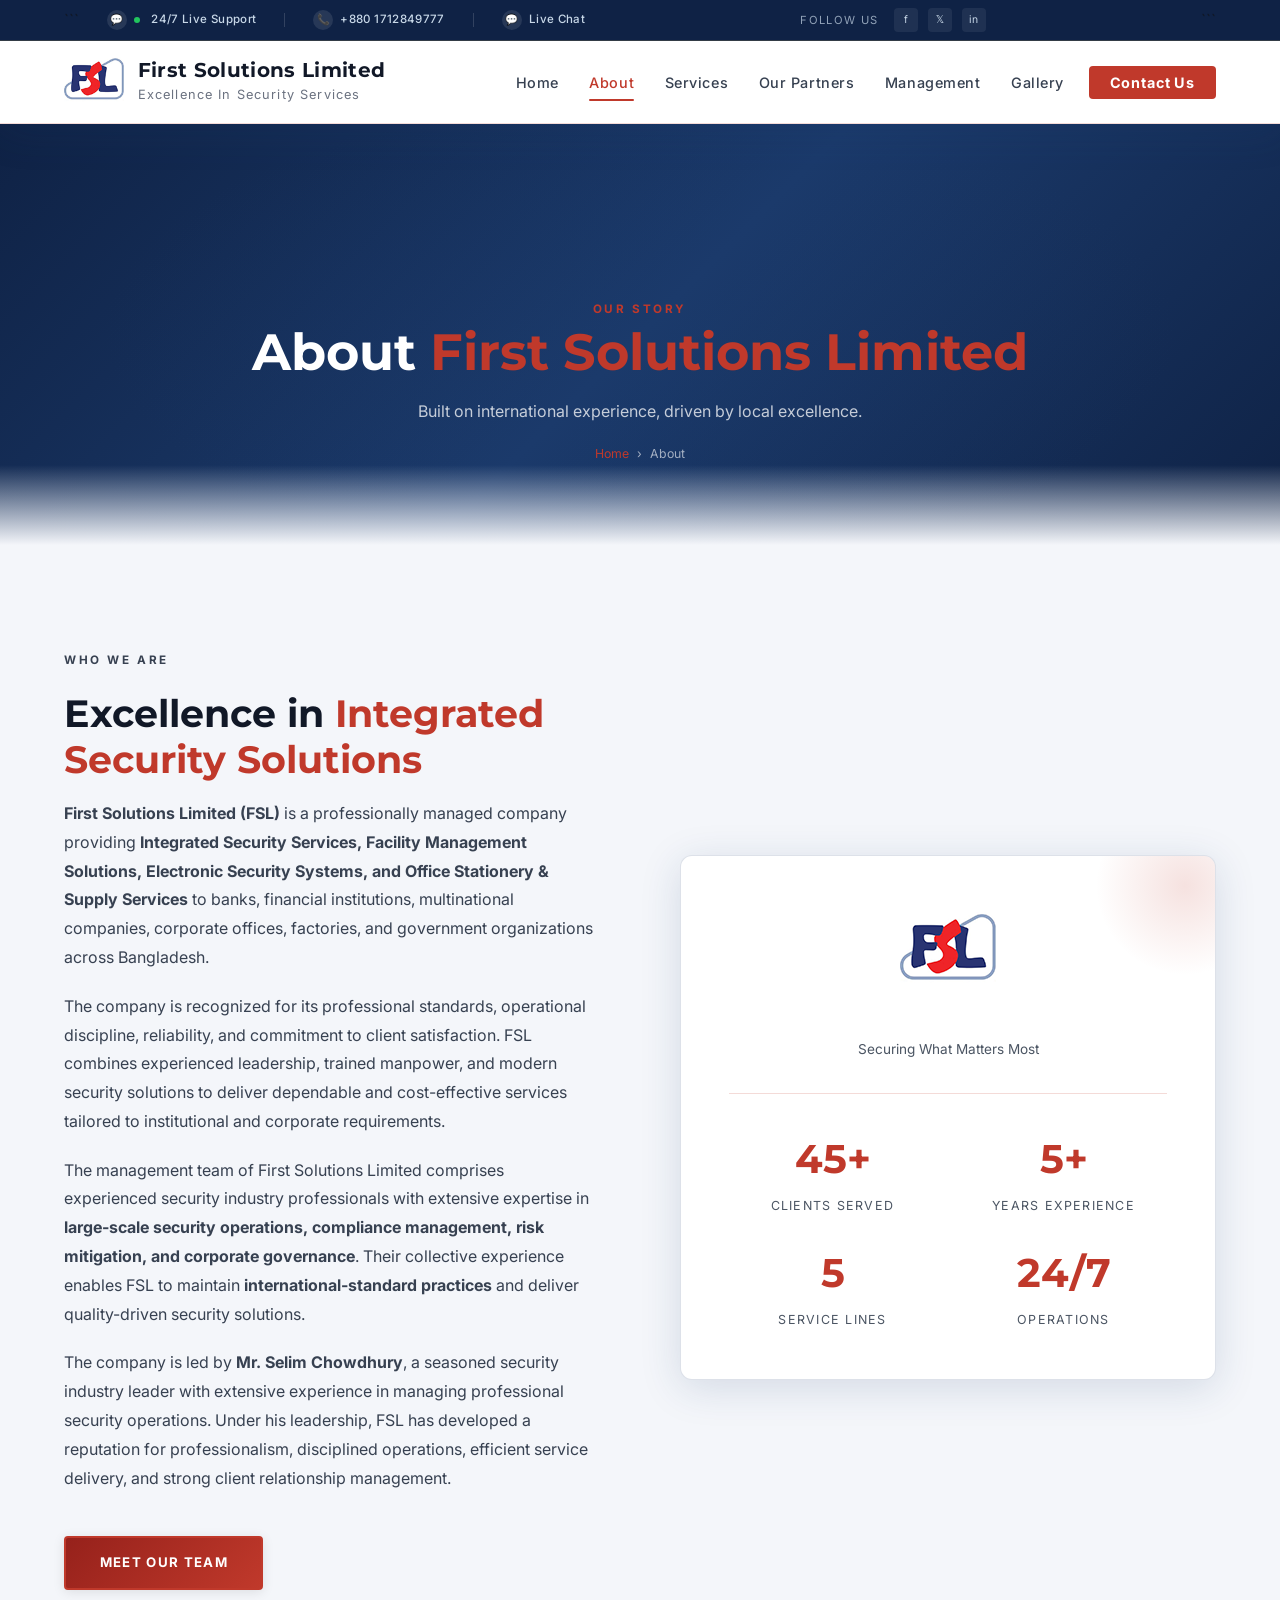
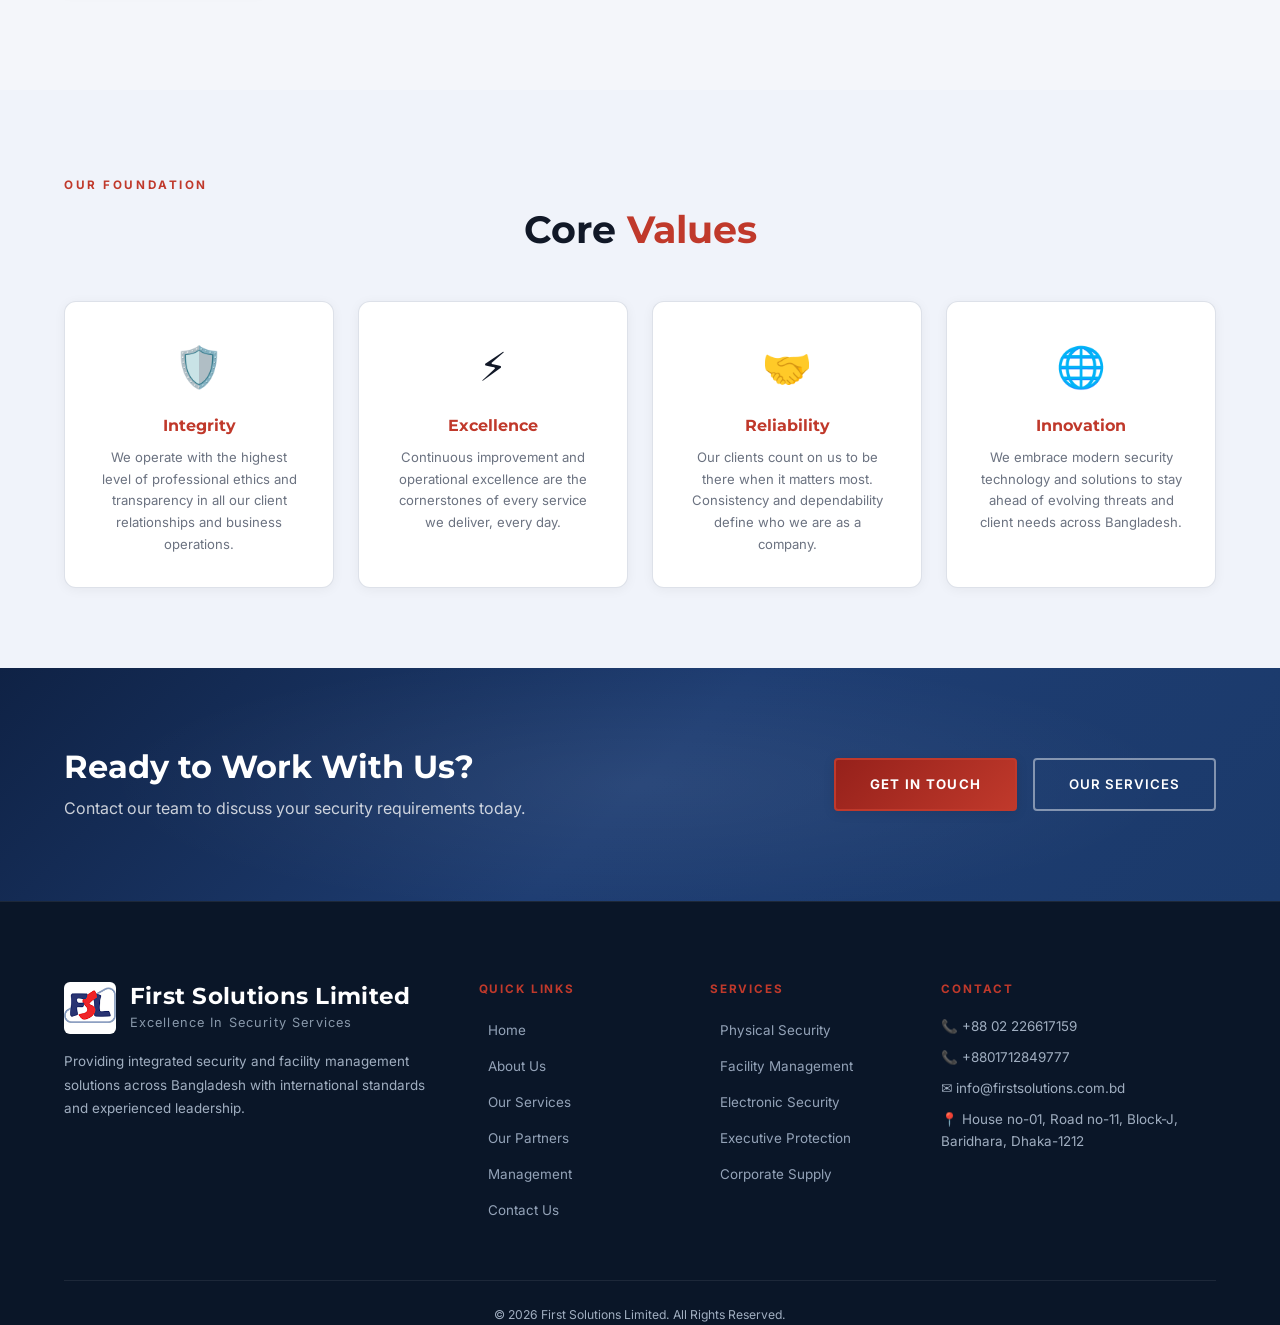
<file: about.html>
<!doctype html>
<html lang="en">
  <head>
    <meta charset="UTF-8" />
    <meta name="viewport" content="width=device-width, initial-scale=1.0" />

    <title>
      About First Solutions Limited – Leading Security Company in Bangladesh
    </title>

    <meta
      name="description"
      content="Learn about First Solutions Limited (FSL) – Bangladesh's premier security services provider. Led by industry experts with extensive experience in physical security, facility management & electronic security."
    />

    <meta
      name="keywords"
      content="about FSL, security company Bangladesh, First Solutions Limited, security services Dhaka, facility management Bangladesh, electronic security solutions, corporate security provider"
    />

    <meta name="robots" content="index, follow" />
    <meta name="googlebot" content="index, follow" />

    <meta name="author" content="First Solutions Limited" />
    <meta name="publisher" content="First Solutions Limited" />

    <meta name="geo.region" content="BD" />
    <meta name="geo.placename" content="Dhaka" />
    <meta name="geo.position" content="23.8103;90.4125" />
    <meta name="ICBM" content="23.8103, 90.4125" />

    <meta name="theme-color" content="#1B2A6B" />

    <link
      rel="icon"
      type="image/png"
      href="https://firstsolutions.com.bd/image/logo/favicon.png"
    />
    <link
      rel="shortcut icon"
      type="image/png"
      href="https://firstsolutions.com.bd/image/logo/favicon.png"
    />
    <link
      rel="apple-touch-icon"
      href="https://firstsolutions.com.bd/image/logo/favicon.png"
    />

    <link rel="canonical" href="https://firstsolutions.com.bd/about.html" />

    <meta
      property="og:title"
      content="About First Solutions Limited – Leading Security Company in Bangladesh"
    />
    <meta
      property="og:description"
      content="Learn about First Solutions Limited (FSL) – Bangladesh's premier security services provider. Led by industry experts with extensive experience."
    />
    <meta property="og:type" content="website" />
    <meta
      property="og:url"
      content="https://firstsolutions.com.bd/about.html"
    />
    <meta
      property="og:image"
      content="https://firstsolutions.com.bd/image/logo/favicon.png"
    />
    <meta property="og:image:width" content="1200" />
    <meta property="og:image:height" content="630" />
    <meta property="og:site_name" content="First Solutions Limited" />
    <meta property="og:locale" content="en_BD" />

    <meta name="twitter:card" content="summary_large_image" />
    <meta
      name="twitter:title"
      content="About First Solutions Limited – Leading Security Company in Bangladesh"
    />
    <meta
      name="twitter:description"
      content="Learn about First Solutions Limited (FSL) – Bangladesh's premier security services provider."
    />
    <meta
      name="twitter:image"
      content="https://firstsolutions.com.bd/image/logo/favicon.png"
    />
    <meta name="twitter:site" content="@firstsolutionsbd" />

    <link rel="preconnect" href="https://fonts.googleapis.com" />
    <link rel="preconnect" href="https://fonts.gstatic.com" crossorigin />
    <link
      rel="preload"
      href="https://fonts.googleapis.com/css2?family=Montserrat:wght@600;700;800&family=Poppins:wght@600;700&family=Inter:wght@300;400;500;600&family=Open+Sans:wght@300;400;500;600&display=swap"
      as="style"
    />

    <link
      href="https://fonts.googleapis.com/css2?family=Montserrat:wght@600;700;800&family=Poppins:wght@600;700&family=Inter:wght@300;400;500;600&family=Open+Sans:wght@300;400;500;600&display=swap"
      rel="stylesheet"
    />

    <link
      rel="stylesheet"
      href="https://cdnjs.cloudflare.com/ajax/libs/font-awesome/6.5.1/css/all.min.css"
      integrity="sha512-DTOQO9RWCH3ppGqcWaEA1BIZOC6xxalwEsw9c2QQeAIftl+Vegovlnee1c9QX4TctnWMn13TZye+giMm8e2LwA=="
      crossorigin="anonymous"
      referrerpolicy="no-referrer"
    />

    <link rel="stylesheet" href="style.css" />

    <script type="application/ld+json">
      {
        "@context": "https://schema.org",
        "@type": "AboutPage",
        "name": "About First Solutions Limited",
        "description": "Learn about First Solutions Limited (FSL) – Bangladesh's premier security services provider with industry-leading expertise.",
        "url": "https://firstsolutions.com.bd/about.html",
        "isPartOf": {
          "@type": "WebSite",
          "name": "First Solutions Limited",
          "url": "https://firstsolutions.com.bd/"
        },
        "about": {
          "@type": "Organization",
          "name": "First Solutions Limited",
          "description": "Leading security services provider in Bangladesh offering physical security, facility management, electronic security, and corporate supply solutions.",
          "address": {
            "@type": "PostalAddress",
            "streetAddress": "House no-01, Road no-11, Block-J, Baridhara",
            "addressLocality": "Dhaka",
            "addressCountry": "BD",
            "postalCode": "1212"
          },
          "telephone": "+8801712849777",
          "email": "info@firstsolutions.com.bd"
        }
      }
    </script>

    <script type="application/ld+json">
      {
        "@context": "https://schema.org",
        "@type": "Organization",
        "name": "First Solutions Limited",
        "url": "https://firstsolutions.com.bd/",
        "logo": "https://firstsolutions.com.bd/image/logo/favicon.png",
        "description": "Integrated security services, facility management, electronic security, and corporate supply solutions provider in Bangladesh.",
        "email": "info@firstsolutions.com.bd",
        "telephone": "+8801712849777",
        "address": {
          "@type": "PostalAddress",
          "streetAddress": "House no-01, Road no-11, Block-J, Baridhara",
          "addressLocality": "Dhaka",
          "addressCountry": "BD",
          "postalCode": "1212"
        },
        "contactPoint": {
          "@type": "ContactPoint",
          "telephone": "+8801712849777",
          "contactType": "sales",
          "availableLanguage": ["English", "Bengali"]
        },
        "sameAs": [
          "https://www.facebook.com/firstsolutionsbd",
          "https://www.linkedin.com/company/firstsolutionsbd",
          "https://twitter.com/firstsolutionsbd"
        ]
      }
    </script>

    <script type="application/ld+json">
      {
        "@context": "https://schema.org",
        "@type": "BreadcrumbList",
        "itemListElement": [
          {
            "@type": "ListItem",
            "position": 1,
            "name": "Home",
            "item": "https://firstsolutions.com.bd/"
          },
          {
            "@type": "ListItem",
            "position": 2,
            "name": "About Us",
            "item": "https://firstsolutions.com.bd/about.html"
          }
        ]
      }
    </script>
    <style>
      body {
        padding-top: 0 !important;
      }
      #topInfoBar + .navbar,
      #topInfoBar ~ nav.navbar {
        position: sticky;
        top: 0;
      }
    </style>
  </head>
  <body>
    <script
      id="chatway"
      async
      src="https://cdn.chatway.app/widget.js?id=UHU3S1uPor0u"
    ></script>

    <div id="topInfoBar">
      <div class="topbar-inner">
        <div class="topbar-left">
          ```
          <a href="#" class="topbar-item">
            <span class="ticon">💬</span>
            <span class="live-dot"></span>24/7 Live Support
          </a>

          <div class="topbar-divider"></div>

          <a href="tel:+8801712849777" class="topbar-item">
            <span class="ticon">📞</span>
            +880 1712849777
          </a>

          <div class="topbar-divider"></div>

          <a href="#" id="chatway-chat-trigger" class="topbar-item">
            <span class="ticon">💬</span>
            Live Chat
          </a>
        </div>

        <div class="topbar-right">
          <span
            style="
              font-size: 0.7rem;
              letter-spacing: 0.12em;
              text-transform: uppercase;
              opacity: 0.7;
            "
          >
            Follow Us
          </span>

          <div class="topbar-social">
            <a
              href="https://web.facebook.com/profile.php?id=61582787321636"
              title="Facebook"
              target="_blank"
              rel="noopener noreferrer"
              >f</a
            >
            <a href="#" title="Twitter">𝕏</a>
            <a
              href="https://www.linkedin.com/company/first-solutions-limited/"
              title="LinkedIn"
              target="_blank"
              rel="noopener noreferrer"
              >in</a
            >
          </div>
        </div>
        ```
      </div>
    </div>

    <script>
      document.addEventListener("DOMContentLoaded", function () {
        const trigger = document.getElementById("chatway-chat-trigger");

        if (!trigger) return;

        trigger.addEventListener("click", function (e) {
          e.preventDefault();

          const tryOpen = setInterval(function () {
            const launcher =
              document.querySelector(".chatway-widget-launcher") ||
              document.querySelector(".chatway-launcher") ||
              document.querySelector("[class*='chatway-launch']") ||
              document.querySelector("[class*='chatway-widget']");

            if (launcher) {
              clearInterval(tryOpen);
              launcher.click();
            }
          }, 300);

          setTimeout(function () {
            clearInterval(tryOpen);
          }, 10000);
        });
      });
    </script>

    <div id="fsl-loader">
      <div class="loader-logo">
        <img src="image/logo/FSL Logo-01.png" alt="FSL logo" />
      </div>
      <div class="loader-bar-wrap"><div class="loader-bar"></div></div>
      <div class="loader-text">First Solutions Limited</div>
    </div>

    <nav class="navbar scrolled" id="navbar">
      <div class="nav-container">
        <a href="index.html" class="logo">
          <img src="image/logo/favicon.png" alt="FSL" class="logo-img" />
          <div class="logo-text-block">
            <span class="logo-name"><h3>First Solutions Limited</h3></span>
            <span class="logo-tagline">Excellence in Security Services</span>
          </div>
        </a>
        <button class="hamburger" id="hamburger">
          <span></span><span></span><span></span>
        </button>
        <ul class="nav-links" id="navLinks">
          <li><a href="index.html">Home</a></li>
          <li><a href="about.html" class="active">About</a></li>
          <li><a href="services.html">Services</a></li>
          <li><a href="partners.html">Our Partners</a></li>
          <li><a href="management.html">Management</a></li>
          <li><a href="gallery.html">Gallery</a></li>
          <li><a href="contact.html" class="nav-cta">Contact Us</a></li>
        </ul>
      </div>
    </nav>

    <section class="page-hero">
      <div class="container">
        <p class="section-eyebrow center">Our Story</p>
        <h1>About <span class="gold">First Solutions Limited</span></h1>
        <p>Built on international experience, driven by local excellence.</p>
        <div class="breadcrumb">
          <a href="index.html">Home</a>
          <span>›</span>
          <span>About</span>
        </div>
      </div>
    </section>

    <section class="about-content">
      <div class="container">
        <div class="about-grid">
          <div class="about-text">
            <p class="section-eyebrow">Who We Are</p>
            <h2 class="section-title">
              Excellence in
              <span class="gold">Integrated Security Solutions</span>
            </h2>
            <p>
              <strong>First Solutions Limited (FSL)</strong> is a professionally
              managed company providing
              <strong
                >Integrated Security Services, Facility Management Solutions,
                Electronic Security Systems, and Office Stationery & Supply
                Services</strong
              >
              to banks, financial institutions, multinational companies,
              corporate offices, factories, and government organizations across
              Bangladesh.
            </p>

            <p>
              The company is recognized for its professional standards,
              operational discipline, reliability, and commitment to client
              satisfaction. FSL combines experienced leadership, trained
              manpower, and modern security solutions to deliver dependable and
              cost-effective services tailored to institutional and corporate
              requirements.
            </p>

            <p>
              The management team of First Solutions Limited comprises
              experienced security industry professionals with extensive
              expertise in
              <strong
                >large-scale security operations, compliance management, risk
                mitigation, and corporate governance</strong
              >. Their collective experience enables FSL to maintain
              <strong>international-standard practices</strong> and deliver
              quality-driven security solutions.
            </p>

            <p>
              The company is led by <strong>Mr. Selim Chowdhury</strong>, a
              seasoned security industry leader with extensive experience in
              managing professional security operations. Under his leadership,
              FSL has developed a reputation for professionalism, disciplined
              operations, efficient service delivery, and strong client
              relationship management.
            </p>

            <a
              href="management.html"
              class="btn-primary"
              style="margin-top: 1.5rem; display: inline-block"
              >Meet Our Team</a
            >
          </div>
          <div>
            <div class="about-visual">
              <span class="big-num"
                ><img src="image/logo/favicon.png" alt="About logo"
              /></span>
              <p
                style="
                  color: var(--grey);
                  margin-top: 0.5rem;
                  font-size: 0.85rem;
                "
              >
                Securing What Matters Most
              </p>
              <div
                style="border-top: 1px solid var(--border); margin: 2rem 0"
              ></div>
              <div
                style="
                  display: grid;
                  grid-template-columns: 1fr 1fr;
                  gap: 1.5rem;
                "
              >
                <div>
                  <span
                    style="
                      font-family: var(--font-display);
                      font-size: 2.5rem;
                      color: var(--gold);
                      font-weight: 700;
                    "
                    >45+</span
                  >
                  <p
                    style="
                      font-size: 0.78rem;
                      color: var(--grey);
                      letter-spacing: 0.1em;
                      text-transform: uppercase;
                      margin-top: 0.25rem;
                    "
                  >
                    Clients Served
                  </p>
                </div>
                <div>
                  <span
                    style="
                      font-family: var(--font-display);
                      font-size: 2.5rem;
                      color: var(--gold);
                      font-weight: 700;
                    "
                    >5+</span
                  >
                  <p
                    style="
                      font-size: 0.78rem;
                      color: var(--grey);
                      letter-spacing: 0.1em;
                      text-transform: uppercase;
                      margin-top: 0.25rem;
                    "
                  >
                    Years Experience
                  </p>
                </div>
                <div>
                  <span
                    style="
                      font-family: var(--font-display);
                      font-size: 2.5rem;
                      color: var(--gold);
                      font-weight: 700;
                    "
                    >5</span
                  >
                  <p
                    style="
                      font-size: 0.78rem;
                      color: var(--grey);
                      letter-spacing: 0.1em;
                      text-transform: uppercase;
                      margin-top: 0.25rem;
                    "
                  >
                    Service Lines
                  </p>
                </div>
                <div>
                  <span
                    style="
                      font-family: var(--font-display);
                      font-size: 2.5rem;
                      color: var(--gold);
                      font-weight: 700;
                    "
                    >24/7</span
                  >
                  <p
                    style="
                      font-size: 0.78rem;
                      color: var(--grey);
                      letter-spacing: 0.1em;
                      text-transform: uppercase;
                      margin-top: 0.25rem;
                    "
                  >
                    Operations
                  </p>
                </div>
              </div>
            </div>
          </div>
        </div>
      </div>
    </section>

    <section class="about-values">
      <div class="container">
        <p class="section-eyebrow center">Our Foundation</p>
        <h2 class="section-title center">
          Core <span class="gold">Values</span>
        </h2>
        <div class="values-grid">
          <div class="value-card">
            <div class="value-icon">🛡️</div>
            <h3>Integrity</h3>
            <p>
              We operate with the highest level of professional ethics and
              transparency in all our client relationships and business
              operations.
            </p>
          </div>
          <div class="value-card">
            <div class="value-icon">⚡</div>
            <h3>Excellence</h3>
            <p>
              Continuous improvement and operational excellence are the
              cornerstones of every service we deliver, every day.
            </p>
          </div>
          <div class="value-card">
            <div class="value-icon">🤝</div>
            <h3>Reliability</h3>
            <p>
              Our clients count on us to be there when it matters most.
              Consistency and dependability define who we are as a company.
            </p>
          </div>
          <div class="value-card">
            <div class="value-icon">🌐</div>
            <h3>Innovation</h3>
            <p>
              We embrace modern security technology and solutions to stay ahead
              of evolving threats and client needs across Bangladesh.
            </p>
          </div>
        </div>
      </div>
    </section>

    <section class="cta-band">
      <div class="container">
        <div class="cta-content">
          <h2>Ready to Work With Us?</h2>
          <p>Contact our team to discuss your security requirements today.</p>
        </div>
        <div class="cta-actions">
          <a href="contact.html" class="btn-primary">Get in Touch</a>
          <a href="services.html" class="btn-outline-light">Our Services</a>
        </div>
      </div>
    </section>

    <footer class="footer">
      <div class="container">
        <div class="footer-grid">
          <div class="footer-brand">
            <div class="footer-logo">
              <img
                src="image/logo/favicon.png"
                alt="FSL"
                class="footer-logo-img"
              />
              <div class="logo-text-block">
                <span
                  class="logo-name"
                  style="color: #ffffff; font-size: 0.95rem"
                  ><h2 style="color: #ffffff">First Solutions Limited</h2></span
                ><span class="logo-tagline" style="color: var(--silver)"
                  >Excellence in Security Services</span
                >
              </div>
            </div>
            <p>
              Providing integrated security and facility management solutions
              across Bangladesh with international standards and experienced
              leadership.
            </p>
          </div>
          <div class="footer-links-col">
            <h4>Quick Links</h4>
            <ul>
              <li><a href="index.html">Home</a></li>
              <li><a href="about.html">About Us</a></li>
              <li><a href="services.html">Our Services</a></li>
              <li><a href="partners.html">Our Partners</a></li>
              <li><a href="management.html">Management</a></li>
              <li><a href="contact.html">Contact Us</a></li>
            </ul>
          </div>
          <div class="footer-links-col">
            <h4>Services</h4>
            <ul>
              <li><a href="services.html#physical">Physical Security</a></li>
              <li><a href="services.html#facility">Facility Management</a></li>
              <li>
                <a href="services.html#electronic">Electronic Security</a>
              </li>
              <li>
                <a href="services.html#executive">Executive Protection</a>
              </li>
              <li><a href="services.html#supply">Corporate Supply</a></li>
            </ul>
          </div>
          <div class="footer-contact-col">
            <h4>Contact</h4>
            <p>📞 +88 02 226617159</p>
            <p>📞 +8801712849777</p>
            <p>✉️ info@firstsolutions.com.bd</p>
            <p>📍 House no-01, Road no-11, Block-J, Baridhara, Dhaka-1212</p>
          </div>
        </div>
        <div class="footer-bottom">
          <p>© 2026 First Solutions Limited. All Rights Reserved.</p>
        </div>
      </div>
    </footer>

    <script src="main.js"></script>
  </body>
</html>
</file>
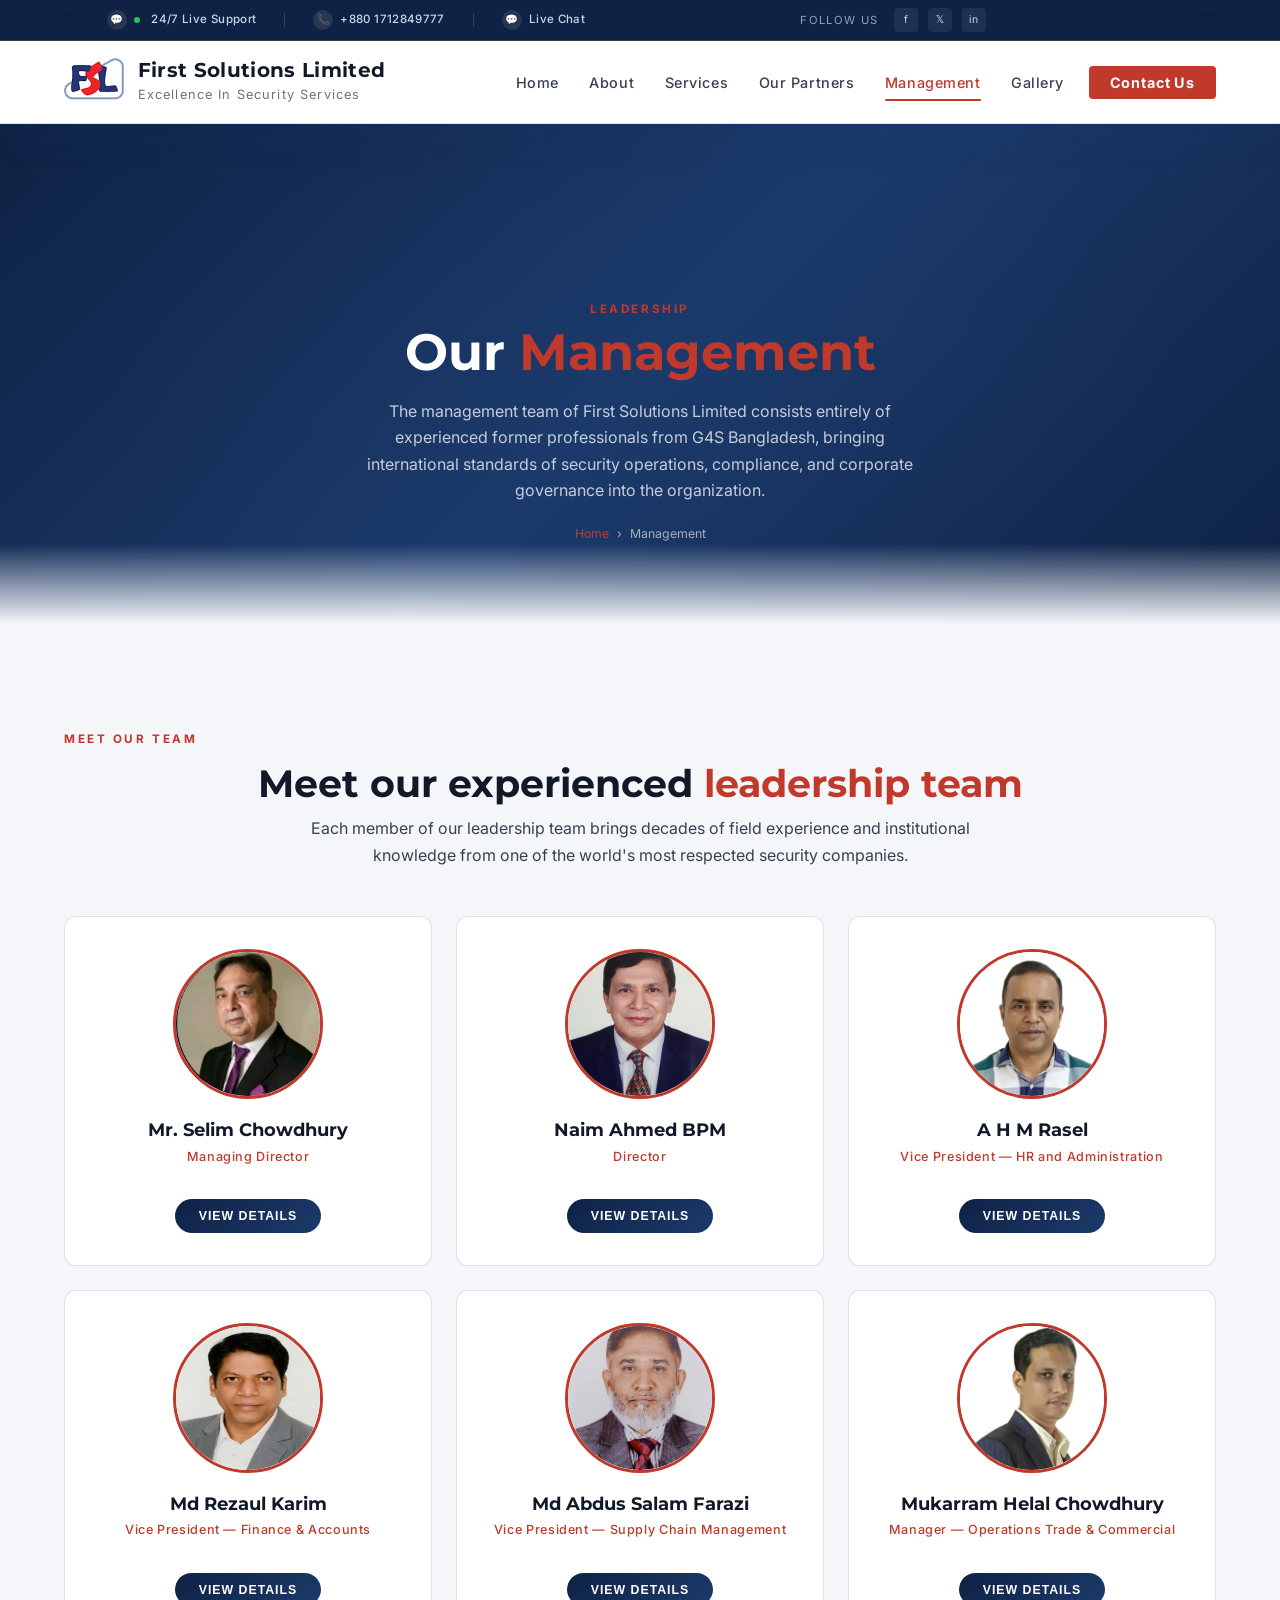
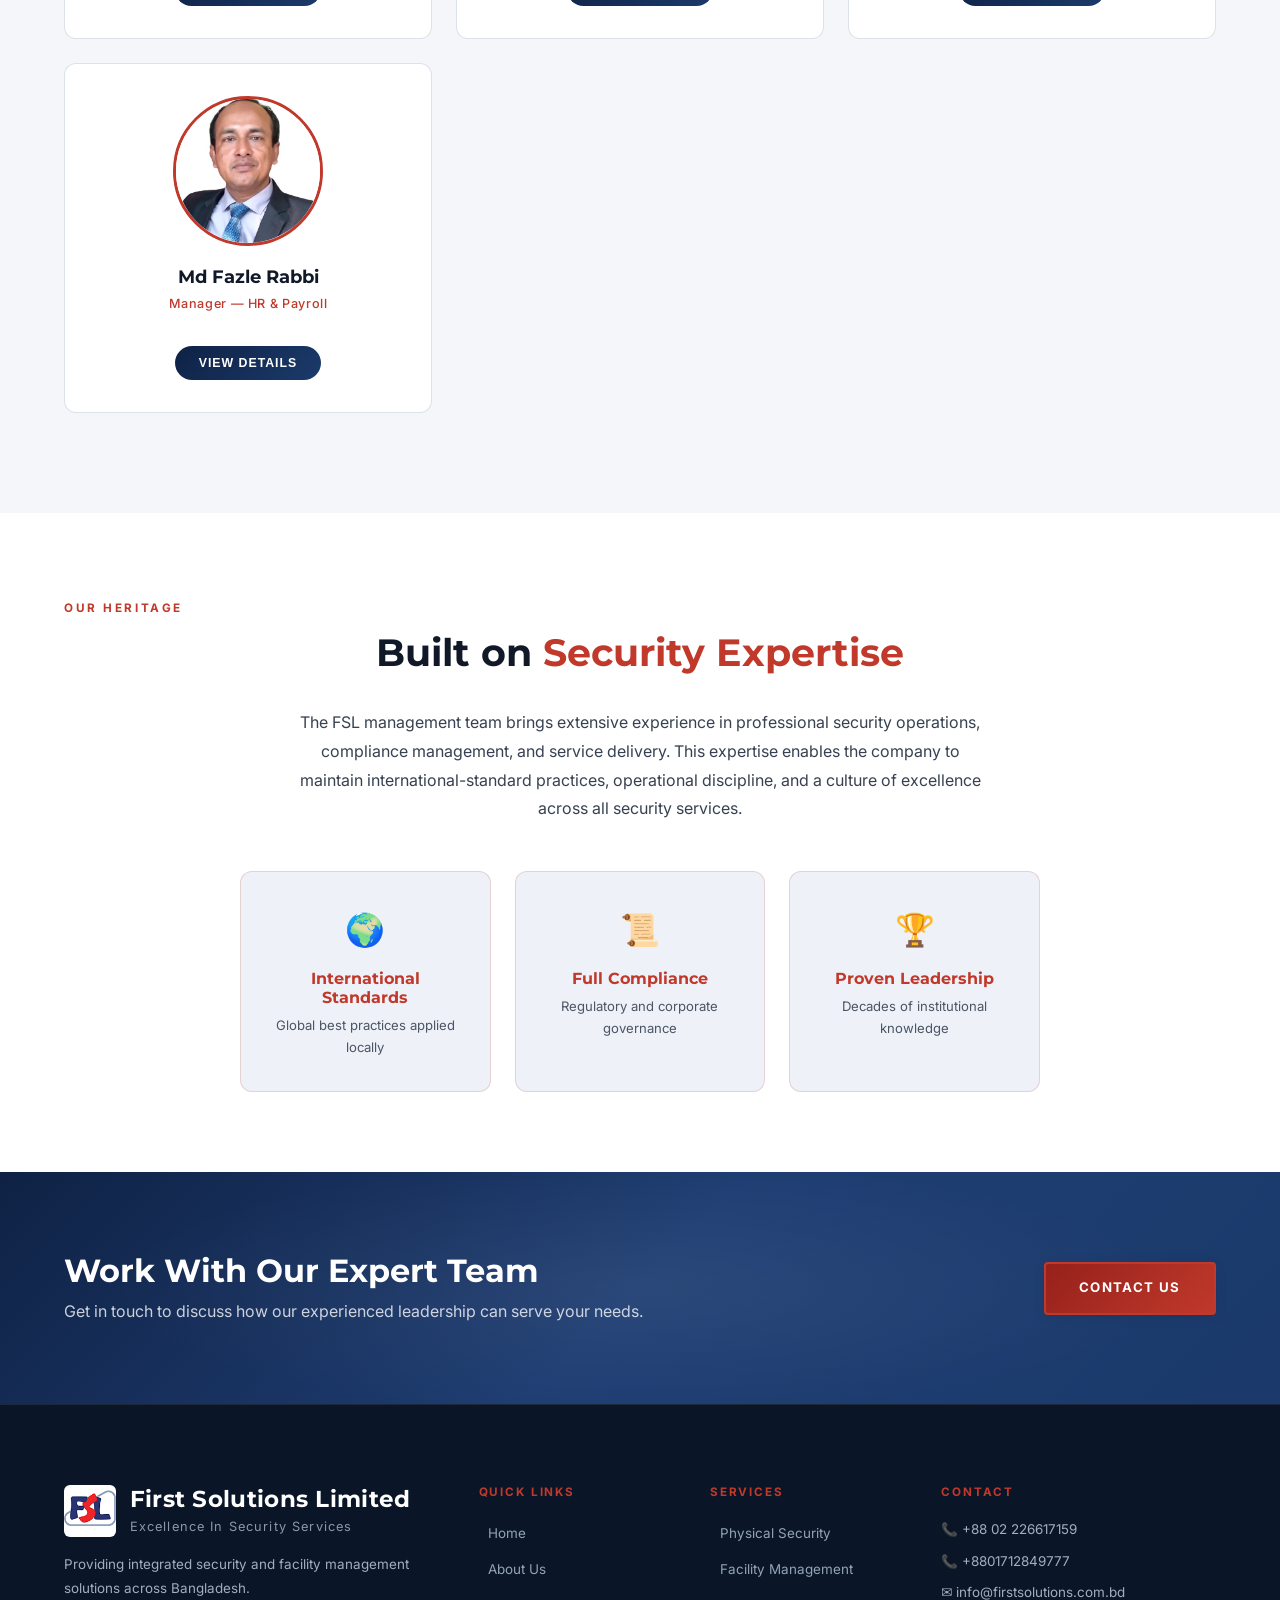
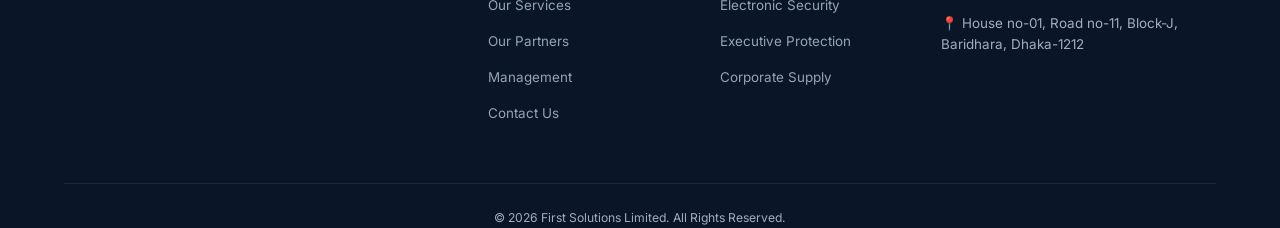
<file: management.html>
<!doctype html>
<html lang="en">
  <head>
    <!-- ====== BASIC META ====== -->
    <meta charset="UTF-8" />
    <meta name="viewport" content="width=device-width, initial-scale=1.0" />

    <!-- ====== PRIMARY TITLE (SEO-Optimized for Management Page) ====== -->
    <title>
      Our Leadership Team – First Solutions Limited | Experienced Security
      Professionals
    </title>

    <!-- ====== SEO META DESCRIPTION ====== -->
    <meta
      name="description"
      content="Meet the leadership team at First Solutions Limited (FSL). Led by industry veterans with decades of experience in security operations, facility management, and corporate security in Bangladesh."
    />

    <!-- ====== KEYWORDS ====== -->
    <meta
      name="keywords"
      content="FSL management, security leadership Bangladesh, Selim Chowdhury, security experts Dhaka, corporate security team, facility management leaders, security industry professionals"
    />

    <!-- ====== ROBOTS ====== -->
    <meta name="robots" content="index, follow" />
    <meta name="googlebot" content="index, follow" />

    <!-- ====== AUTHOR & PUBLISHER ====== -->
    <meta name="author" content="First Solutions Limited" />
    <meta name="publisher" content="First Solutions Limited" />

    <!-- ====== GEO TAGS ====== -->
    <meta name="geo.region" content="BD" />
    <meta name="geo.placename" content="Dhaka" />
    <meta name="geo.position" content="23.8103;90.4125" />
    <meta name="ICBM" content="23.8103, 90.4125" />

    <!-- ====== THEME COLOR ====== -->
    <meta name="theme-color" content="#1B2A6B" />

    <!-- ====== FAVICON ====== -->
    <link
      rel="icon"
      type="image/png"
      href="https://firstsolutions.com.bd/image/logo/favicon.png"
    />
    <link
      rel="shortcut icon"
      type="image/png"
      href="https://firstsolutions.com.bd/image/logo/favicon.png"
    />
    <link
      rel="apple-touch-icon"
      href="https://firstsolutions.com.bd/image/logo/favicon.png"
    />

    <!-- ====== CANONICAL URL ====== -->
    <link
      rel="canonical"
      href="https://firstsolutions.com.bd/management.html"
    />

    <!-- ====== OPEN GRAPH (Facebook, LinkedIn, etc.) ====== -->
    <meta
      property="og:title"
      content="Our Leadership Team – First Solutions Limited | Experienced Security Professionals"
    />
    <meta
      property="og:description"
      content="Meet the leadership team at First Solutions Limited (FSL). Led by industry veterans with decades of experience in security operations, facility management, and corporate security in Bangladesh."
    />
    <meta property="og:type" content="website" />
    <meta
      property="og:url"
      content="https://firstsolutions.com.bd/management.html"
    />
    <meta
      property="og:image"
      content="https://firstsolutions.com.bd/image/logo/First%20solutions%20limited.jpg"
    />
    <meta property="og:image:width" content="1200" />
    <meta property="og:image:height" content="630" />
    <meta property="og:site_name" content="First Solutions Limited" />
    <meta property="og:locale" content="en_BD" />

    <!-- ====== TWITTER CARDS ====== -->
    <meta name="twitter:card" content="summary_large_image" />
    <meta
      name="twitter:title"
      content="Our Leadership Team – First Solutions Limited | Experienced Security Professionals"
    />
    <meta
      name="twitter:description"
      content="Meet the leadership team at First Solutions Limited (FSL). Led by industry veterans with decades of experience in security operations."
    />
    <meta
      name="twitter:image"
      content="https://firstsolutions.com.bd/image/logo/First%20solutions%20limited.jpg"
    />
    <meta name="twitter:site" content="@firstsolutionsbd" />

    <!-- ====== PRELOAD & PRECONNECT (Performance) ====== -->
    <link rel="preconnect" href="https://fonts.googleapis.com" />
    <link rel="preconnect" href="https://fonts.gstatic.com" crossorigin />
    <link
      rel="preload"
      href="https://fonts.googleapis.com/css2?family=Montserrat:wght@600;700;800&family=Poppins:wght@600;700&family=Inter:wght@300;400;500;600&family=Open+Sans:wght@300;400;500;600&display=swap"
      as="style"
    />

    <!-- ====== FONTS ====== -->
    <link
      href="https://fonts.googleapis.com/css2?family=Montserrat:wght@600;700;800&family=Poppins:wght@600;700&family=Inter:wght@300;400;500;600&family=Open+Sans:wght@300;400;500;600&display=swap"
      rel="stylesheet"
    />

    <!-- ====== FONT AWESOME (CDN with integrity) ====== -->
    <link
      rel="stylesheet"
      href="https://cdnjs.cloudflare.com/ajax/libs/font-awesome/6.5.1/css/all.min.css"
      integrity="sha512-DTOQO9RWCH3ppGqcWaEA1BIZOC6xxalwEsw9c2QQeAIftl+Vegovlnee1c9QX4TctnWMn13TZye+giMm8e2LwA=="
      crossorigin="anonymous"
      referrerpolicy="no-referrer"
    />

    <!-- ====== MAIN STYLESHEET ====== -->
    <link rel="stylesheet" href="style.css" />

    <!-- ====== MANAGEMENT PAGE SCHEMA MARKUP ====== -->
    <script type="application/ld+json">
      {
        "@context": "https://schema.org",
        "@type": "AboutPage",
        "name": "Our Leadership Team – First Solutions Limited",
        "description": "Meet the leadership team at First Solutions Limited (FSL). Led by industry veterans with decades of experience in security operations, facility management, and corporate security in Bangladesh.",
        "url": "https://firstsolutions.com.bd/management.html",
        "isPartOf": {
          "@type": "WebSite",
          "name": "First Solutions Limited",
          "url": "https://firstsolutions.com.bd/"
        },
        "about": {
          "@type": "Organization",
          "name": "First Solutions Limited",
          "address": {
            "@type": "PostalAddress",
            "streetAddress": "House no-01, Road no-11, Block-J, Baridhara",
            "addressLocality": "Dhaka",
            "addressCountry": "BD",
            "postalCode": "1212"
          },
          "telephone": "+8801712849777",
          "email": "info@firstsolutions.com.bd"
        }
      }
    </script>

    <!-- ====== ORGANIZATION SCHEMA ====== -->
    <script type="application/ld+json">
      {
        "@context": "https://schema.org",
        "@type": "Organization",
        "name": "First Solutions Limited",
        "url": "https://firstsolutions.com.bd/",
        "logo": "https://firstsolutions.com.bd/image/logo/First%20solutions%20limited.jpg",
        "description": "Leading security services provider in Bangladesh offering physical security, facility management, electronic security, and corporate supply solutions.",
        "email": "info@firstsolutions.com.bd",
        "telephone": "+8801712849777",
        "address": {
          "@type": "PostalAddress",
          "streetAddress": "House no-01, Road no-11, Block-J, Baridhara",
          "addressLocality": "Dhaka",
          "addressCountry": "BD",
          "postalCode": "1212"
        },
        "contactPoint": {
          "@type": "ContactPoint",
          "telephone": "+8801712849777",
          "contactType": "sales",
          "availableLanguage": ["English", "Bengali"]
        },
        "sameAs": [
          "https://www.facebook.com/firstsolutionsbd",
          "https://www.linkedin.com/company/firstsolutionsbd",
          "https://twitter.com/firstsolutionsbd"
        ]
      }
    </script>

    <!-- ====== PERSON SCHEMA (For Management Team Members) ====== -->
    <script type="application/ld+json">
      {
        "@context": "https://schema.org",
        "@type": "Person",
        "name": "Mr. Selim Chowdhury",
        "jobTitle": "Managing Director",
        "worksFor": {
          "@type": "Organization",
          "name": "First Solutions Limited"
        },
        "description": "Seasoned security industry leader with extensive experience in managing large-scale security operations and delivering professional security solutions in Bangladesh.",
        "url": "https://firstsolutions.com.bd/management.html",
        "image": "https://firstsolutions.com.bd/image/management/selim-chowdhury.jpg"
      }
    </script>

    <!-- ====== BREADCRUMB SCHEMA ====== -->
    <script type="application/ld+json">
      {
        "@context": "https://schema.org",
        "@type": "BreadcrumbList",
        "itemListElement": [
          {
            "@type": "ListItem",
            "position": 1,
            "name": "Home",
            "item": "https://firstsolutions.com.bd/"
          },
          {
            "@type": "ListItem",
            "position": 2,
            "name": "Management",
            "item": "https://firstsolutions.com.bd/management.html"
          }
        ]
      }
    </script>
    <style>
      body {
        padding-top: 0 !important;
      }
      #topInfoBar + .navbar,
      #topInfoBar ~ nav.navbar {
        position: sticky;
        top: 0;
      }
    </style>
  </head>
  <body>
    <!-- Chatway Widget -->

    <script
      id="chatway"
      async
      src="https://cdn.chatway.app/widget.js?id=UHU3S1uPor0u"
    ></script>

    <!-- TOP INFO BAR -->

    <div id="topInfoBar">
      <div class="topbar-inner">
        <div class="topbar-left">
          ```
          <a href="#" class="topbar-item">
            <span class="ticon">💬</span>
            <span class="live-dot"></span>24/7 Live Support
          </a>

          <div class="topbar-divider"></div>

          <a href="tel:+8801712849777" class="topbar-item">
            <span class="ticon">📞</span>
            +880 1712849777
          </a>

          <div class="topbar-divider"></div>

          <a href="#" id="chatway-chat-trigger" class="topbar-item">
            <span class="ticon">💬</span>
            Live Chat
          </a>
        </div>

        <div class="topbar-right">
          <span
            style="
              font-size: 0.7rem;
              letter-spacing: 0.12em;
              text-transform: uppercase;
              opacity: 0.7;
            "
          >
            Follow Us
          </span>

          <div class="topbar-social">
            <a
              href="https://web.facebook.com/profile.php?id=61582787321636"
              title="Facebook"
              target="_blank"
              rel="noopener noreferrer"
              >f</a
            >
            <a href="#" title="Twitter">𝕏</a>
            <a
              href="https://www.linkedin.com/company/first-solutions-limited/"
              title="LinkedIn"
              target="_blank"
              rel="noopener noreferrer"
              >in</a
            >
          </div>
        </div>
        ```
      </div>
    </div>

    <script>
      document.addEventListener("DOMContentLoaded", function () {
        const trigger = document.getElementById("chatway-chat-trigger");

        if (!trigger) return;

        trigger.addEventListener("click", function (e) {
          e.preventDefault();

          // Chatway launcher খুঁজে click করা
          const tryOpen = setInterval(function () {
            const launcher =
              document.querySelector(".chatway-widget-launcher") ||
              document.querySelector(".chatway-launcher") ||
              document.querySelector("[class*='chatway-launch']") ||
              document.querySelector("[class*='chatway-widget']");

            if (launcher) {
              clearInterval(tryOpen);
              launcher.click();
            }
          }, 300);

          setTimeout(function () {
            clearInterval(tryOpen);
          }, 10000);
        });
      });
    </script>
    <!-- PAGE LOADER -->
    <div id="fsl-loader">
      <div class="loader-logo">
        <img src="image/logo/FSL Logo-01.png" alt="FSL logo" />
      </div>
      <div class="loader-bar-wrap"><div class="loader-bar"></div></div>
      <div class="loader-text">First Solutions Limited</div>
    </div>

    <nav class="navbar scrolled" id="navbar">
      <div class="nav-container">
        <a href="index.html" class="logo">
          <img src="image/logo/favicon.png" alt="FSL" class="logo-img" />
          <div class="logo-text-block">
            <span class="logo-name"><h3>First Solutions Limited</h3></span>
            <span class="logo-tagline">Excellence in Security Services</span>
          </div>
        </a>
        <button class="hamburger" id="hamburger">
          <span></span><span></span><span></span>
        </button>
        <ul class="nav-links" id="navLinks">
          <li><a href="index.html">Home</a></li>
          <li><a href="about.html">About</a></li>
          <li><a href="services.html">Services</a></li>
          <li><a href="partners.html">Our Partners</a></li>
          <li><a href="management.html" class="active">Management</a></li>
          <li><a href="gallery.html">Gallery</a></li>
          <li><a href="contact.html" class="nav-cta">Contact Us</a></li>
        </ul>
      </div>
    </nav>

    <section class="page-hero">
      <div class="container">
        <p class="section-eyebrow center">Leadership</p>
        <h1>Our <span class="gold">Management</span></h1>
        <p>
          The management team of First Solutions Limited consists entirely of
          experienced former professionals from G4S Bangladesh, bringing
          international standards of security operations, compliance, and
          corporate governance into the organization.
        </p>
        <div class="breadcrumb">
          <a href="index.html">Home</a>
          <span>›</span>
          <span>Management</span>
        </div>
      </div>
    </section>

    <section class="management-section">
      <div class="container">
        <p class="section-eyebrow center">Meet Our Team</p>
        <h2 class="section-title center" style="margin-bottom: 0.5rem">
          Meet our experienced <span class="gold">leadership team</span>
        </h2>
        <p class="management-intro">
          Each member of our leadership team brings decades of field experience
          and institutional knowledge from one of the world's most respected
          security companies.
        </p>

        <div class="management-grid">
          <!-- Card 1 -->
          <div class="mgmt-card">
            <div class="mgmt-photo-placeholder">
              <img src="image/Selim Chowdhury.jpg" alt="" />
            </div>
            <h3>Mr. Selim Chowdhury</h3>
            <p class="title">Managing Director</p>
            <div class="bio">
              <p>
                Mr. Selim Chowdhury is a business leader with over four decades
                of experience in corporate management and security services.
                Former Managing Director of G4S Secure Solutions Bangladesh, he
                provides strategic leadership, business direction, and
                operational excellence at First Solutions Limited, driving
                growth through professional security solutions and
                client-focused services.
              </p>
            </div>
            <button class="btn-details">View Details</button>
          </div>

          <!-- Card 2 -->
          <div class="mgmt-card">
            <div class="mgmt-photo-placeholder">
              <img src="image/Naim Ahmed bpm.jpg" alt="" />
            </div>
            <h3>Naim Ahmed BPM</h3>
            <p class="title">Director</p>
            <div class="bio">
              <p>
                Mr. Naim Ahmed, BPM, former Police Commissioner of Dhaka
                Metropolitan Police and Additional Inspector General of
                Bangladesh Police, brings extensive expertise in security
                management, law enforcement, and organizational leadership. As a
                former Director of G4S Secure Solutions Bangladesh, his
                strategic insight and security experience strengthen FSL’s
                professional service standards.
              </p>
            </div>
            <button class="btn-details">View Details</button>
          </div>

          <!-- Card 3 -->
          <div class="mgmt-card">
            <div class="mgmt-photo-placeholder">
              <img src="image/A H M RASEL.jpg" alt="" />
            </div>
            <h3>A H M Rasel</h3>
            <p class="title">Vice President — HR and Administration</p>
            <div class="bio">
              <p>
                Mr. A H M Rasel is an HR and Administration professional with
                over 20 years of experience, including significant leadership
                exposure at G4S Secure Solutions Bangladesh. He specializes in
                workforce management, policy development, compliance, and
                organizational development, ensuring effective human resource
                practices and operational efficiency at First Solutions Limited.
              </p>
            </div>
            <button class="btn-details">View Details</button>
          </div>

          <!-- Card 4 -->
          <div class="mgmt-card">
            <div class="mgmt-photo-placeholder">
              <img src="image/Rejaul sir.jpeg" alt="" />
            </div>
            <h3>Md Rezaul Karim</h3>
            <p class="title">Vice President — Finance & Accounts</p>
            <div class="bio">
              <p>
                Mr. Mohammad Rezaul Karim is a finance professional with over 20
                years of experience, including extensive service at G4S Secure
                Solutions Bangladesh. He brings expertise in financial
                management, budgeting, reporting, audit, taxation, and
                compliance, leading FSL’s Finance & Accounts function with
                transparency, discipline, and strategic financial control.
              </p>
            </div>
            <button class="btn-details">View Details</button>
          </div>

          <!-- Card 5 -->
          <div class="mgmt-card">
            <div class="mgmt-photo-placeholder">
              <img src="image/Abdus Salam Farazi.jpg" alt="" />
            </div>
            <h3>Md Abdus Salam Farazi</h3>
            <p class="title">Vice President — Supply Chain Management</p>
            <div class="bio">
              <p>
                Heading Supply Chain Management at FSL, Md Abdus Salam Farazi
                brings extensive experience in procurement, logistics, and
                vendor management. His leadership ensures cost-effective,
                reliable supply chain operations that support all service lines
                of the organization.
              </p>
            </div>
            <button class="btn-details">View Details</button>
          </div>
          <!-- Card 6 -->
          <div class="mgmt-card">
            <div class="mgmt-photo-placeholder">
              <img src="image/Mukarram Helal Chowdhury.jpg" alt="" />
            </div>
            <h3>Mukarram Helal Chowdhury</h3>
            <p class="title">Manager — Operations Trade & Commercial</p>
            <div class="bio">
              <p>
                Mr. Mukarram Helal Chowdhury is an operations and business
                development professional with over 15 years of experience,
                including exposure to the security industry. With strong
                operational expertise and client management skills, he leads
                nationwide operations at First Solutions Limited, ensuring
                service excellence, efficiency, and customer satisfaction.
              </p>
            </div>
            <button class="btn-details">View Details</button>
          </div>
          <!-- Card 7 -->
          <div class="mgmt-card">
            <div class="mgmt-photo-placeholder">
              <img src="image/Fazle Rabbi.jpeg" alt="" />
            </div>
            <h3>Md Fazle Rabbi</h3>
            <p class="title">Manager — HR & Payroll</p>
            <div class="bio">
              <p>
                Mr. Md. Fazle Rabbi is an experienced Human Resources
                professional with over 20 years of expertise in HR operations,
                payroll management, and employee administration. He previously
                served at G4S Secure Solutions Bangladesh, gaining extensive
                experience in managing large-scale workforce operations. At
                First Solutions Limited, he oversees HR operations, payroll
                management, employee records, and compliance activities,
                ensuring efficient and effective workforce administration.
              </p>
            </div>
            <button class="btn-details">View Details</button>
          </div>
        </div>
      </div>
    </section>

    <section style="padding: 80px 0; background: var(--black)">
      <div class="container">
        <p class="section-eyebrow center">Our Heritage</p>
        <h2 class="section-title center">
          Built on <span class="gold">Security Expertise</span>
        </h2>
        <div
          style="
            max-width: 700px;
            margin: 2rem auto;
            text-align: center;
            color: var(--grey-lt);
            line-height: 1.8;
          "
        >
          <p>
            The FSL management team brings extensive experience in professional
            security operations, compliance management, and service delivery.
            This expertise enables the company to maintain
            international-standard practices, operational discipline, and a
            culture of excellence across all security services.
          </p>
        </div>
        <div
          style="
            display: grid;
            grid-template-columns: repeat(3, 1fr);
            gap: 1.5rem;
            max-width: 800px;
            margin: 3rem auto 0;
          "
        >
          <div
            style="
              background: var(--dark2);
              border: 1px solid var(--border);
              border-radius: var(--radius-lg);
              padding: 2rem;
              text-align: center;
            "
          >
            <div style="font-size: 2rem; margin-bottom: 0.75rem">🌍</div>
            <h3
              style="font-size: 1rem; color: var(--gold); margin-bottom: 0.5rem"
            >
              International Standards
            </h3>
            <p
              style="font-size: 0.82rem; color: var(--grey); line-height: 1.65"
            >
              Global best practices applied locally
            </p>
          </div>
          <div
            style="
              background: var(--dark2);
              border: 1px solid var(--border);
              border-radius: var(--radius-lg);
              padding: 2rem;
              text-align: center;
            "
          >
            <div style="font-size: 2rem; margin-bottom: 0.75rem">📜</div>
            <h3
              style="font-size: 1rem; color: var(--gold); margin-bottom: 0.5rem"
            >
              Full Compliance
            </h3>
            <p
              style="font-size: 0.82rem; color: var(--grey); line-height: 1.65"
            >
              Regulatory and corporate governance
            </p>
          </div>
          <div
            style="
              background: var(--dark2);
              border: 1px solid var(--border);
              border-radius: var(--radius-lg);
              padding: 2rem;
              text-align: center;
            "
          >
            <div style="font-size: 2rem; margin-bottom: 0.75rem">🏆</div>
            <h3
              style="font-size: 1rem; color: var(--gold); margin-bottom: 0.5rem"
            >
              Proven Leadership
            </h3>
            <p
              style="font-size: 0.82rem; color: var(--grey); line-height: 1.65"
            >
              Decades of institutional knowledge
            </p>
          </div>
        </div>
      </div>
    </section>

    <section class="cta-band">
      <div class="container">
        <div class="cta-content">
          <h2>Work With Our Expert Team</h2>
          <p>
            Get in touch to discuss how our experienced leadership can serve
            your needs.
          </p>
        </div>
        <div class="cta-actions">
          <a href="contact.html" class="btn-primary">Contact Us</a>
        </div>
      </div>
    </section>

    <footer class="footer">
      <div class="container">
        <div class="footer-grid">
          <div class="footer-brand">
            <div class="footer-logo">
              <img
                src="image/logo/favicon.png"
                alt="FSL"
                class="footer-logo-img"
              />
              <div class="logo-text-block">
                <span
                  class="logo-name"
                  style="color: #ffffff; font-size: 0.95rem"
                  ><h2 style="color: #ffffff">First Solutions Limited</h2></span
                ><span class="logo-tagline" style="color: var(--silver)"
                  >Excellence in Security Services</span
                >
              </div>
            </div>
            <p>
              Providing integrated security and facility management solutions
              across Bangladesh.
            </p>
          </div>
          <div class="footer-links-col">
            <h4>Quick Links</h4>
            <ul>
              <li><a href="index.html">Home</a></li>
              <li><a href="about.html">About Us</a></li>
              <li><a href="services.html">Our Services</a></li>
              <li><a href="partners.html">Our Partners</a></li>
              <li><a href="management.html">Management</a></li>
              <li><a href="contact.html">Contact Us</a></li>
            </ul>
          </div>
          <div class="footer-links-col">
            <h4>Services</h4>
            <ul>
              <li><a href="services.html#physical">Physical Security</a></li>
              <li><a href="services.html#facility">Facility Management</a></li>
              <li>
                <a href="services.html#electronic">Electronic Security</a>
              </li>
              <li>
                <a href="services.html#executive">Executive Protection</a>
              </li>
              <li><a href="services.html#supply">Corporate Supply</a></li>
            </ul>
          </div>
          <div class="footer-contact-col">
            <h4>Contact</h4>
            <p>📞 +88 02 226617159</p>
            <p>📞 +8801712849777</p>
            <p>✉️ info@firstsolutions.com.bd</p>
            <p>📍 House no-01, Road no-11, Block-J, Baridhara, Dhaka-1212</p>
          </div>
        </div>
        <div class="footer-bottom">
          <p>© 2026 First Solutions Limited. All Rights Reserved.</p>
        </div>
      </div>
    </footer>

    <script src="main.js"></script>
  </body>
</html>
</file>
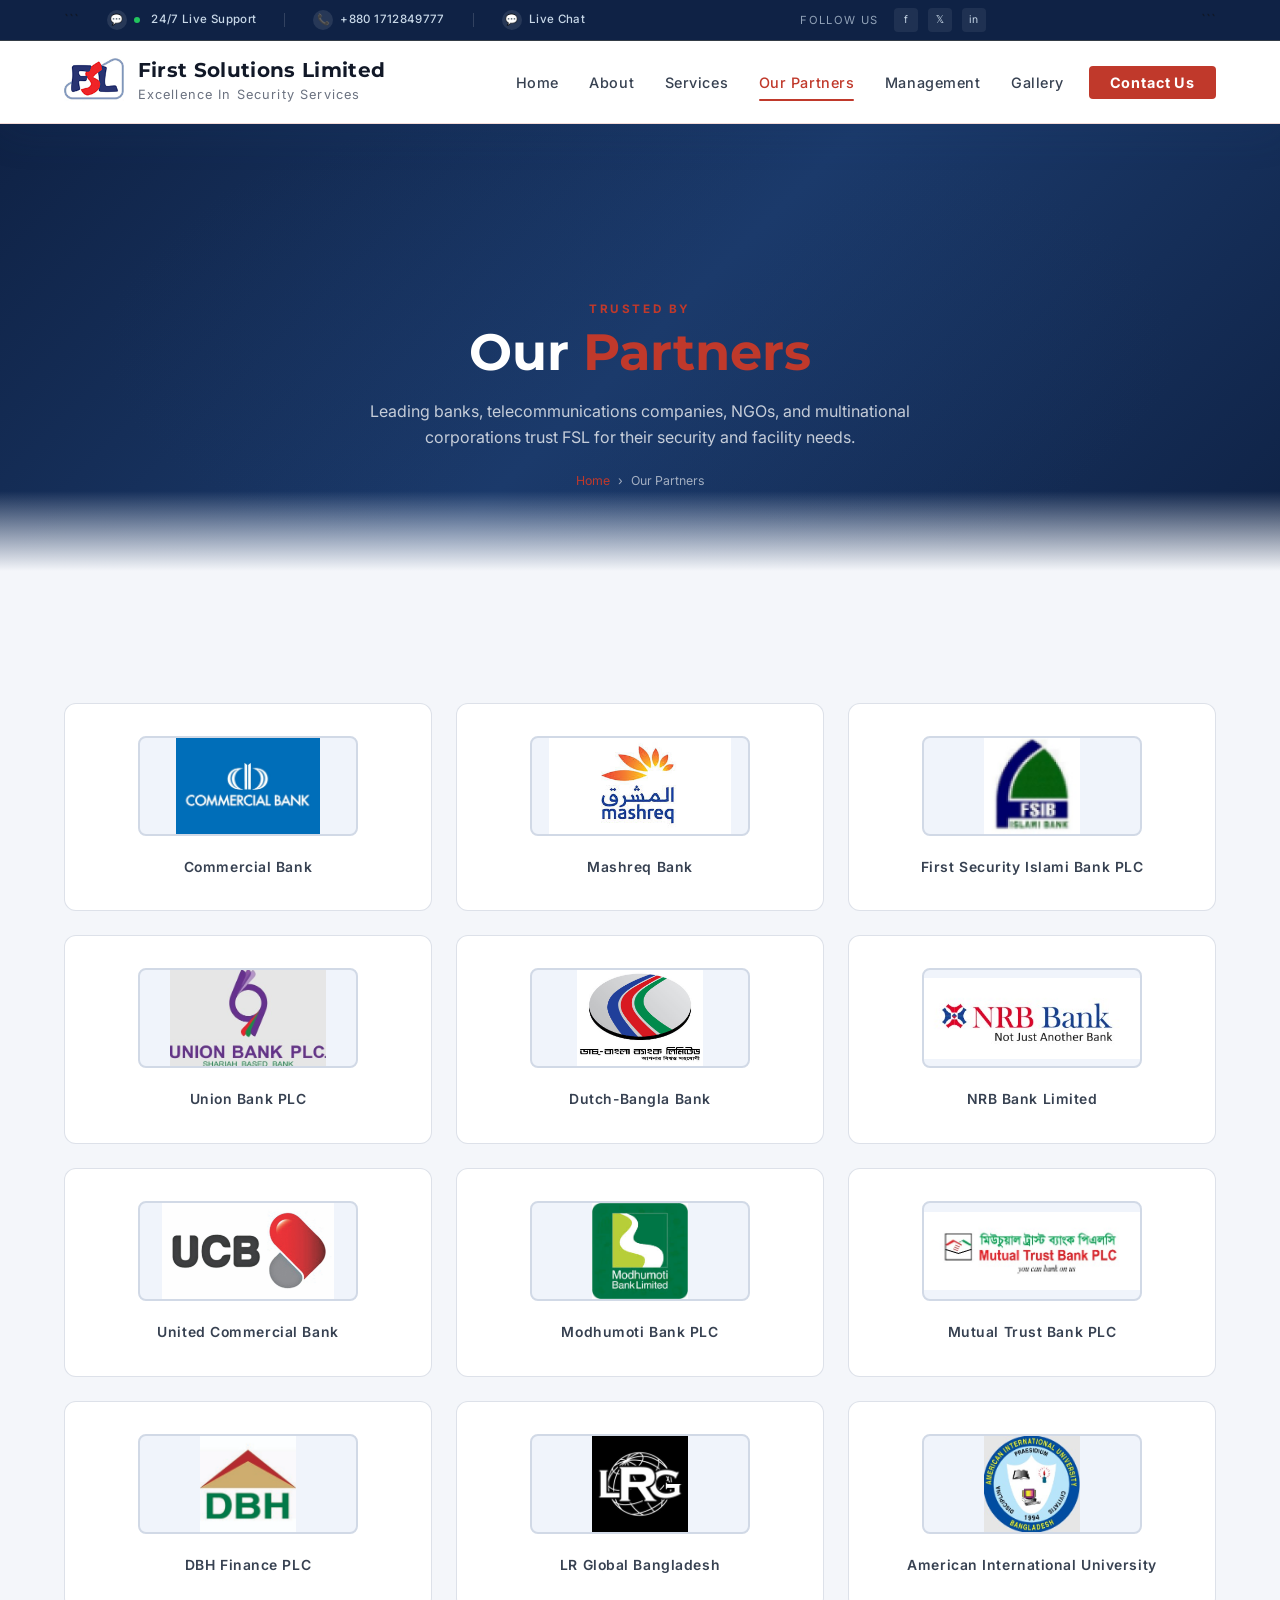
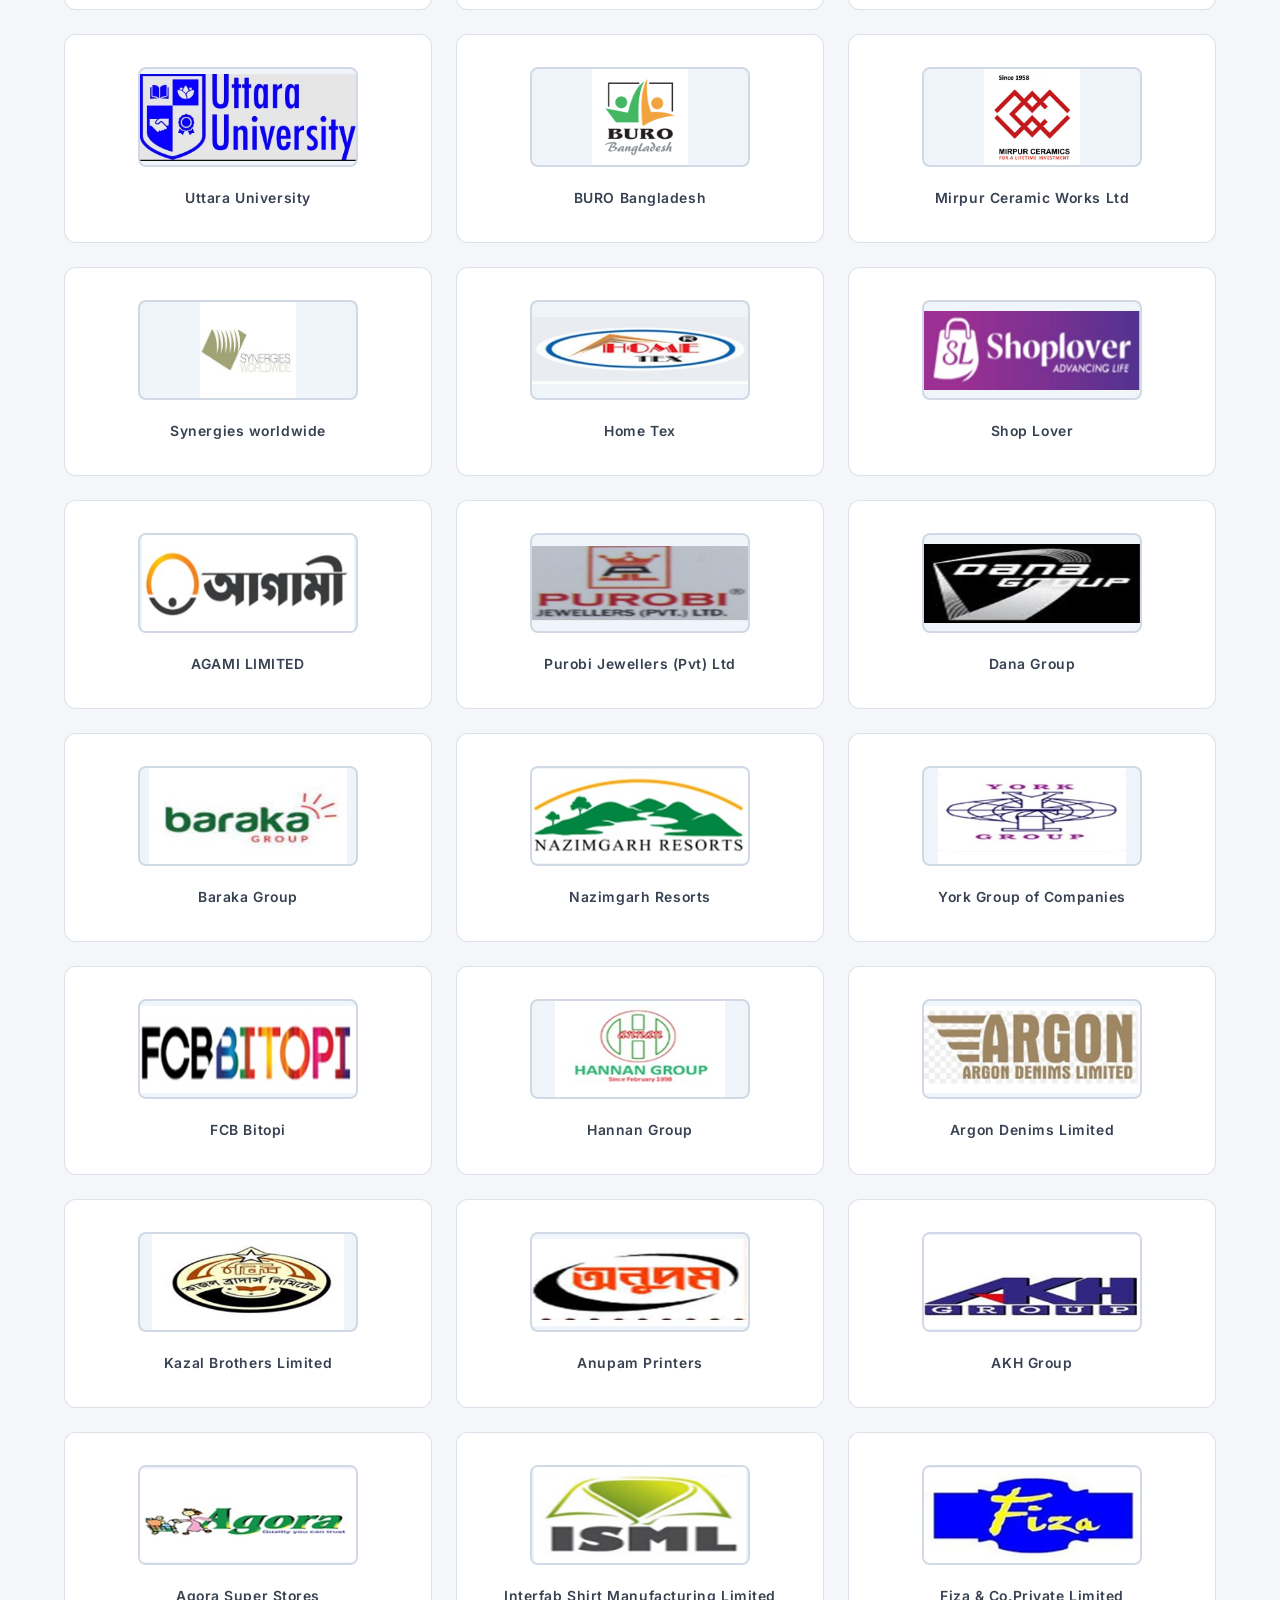
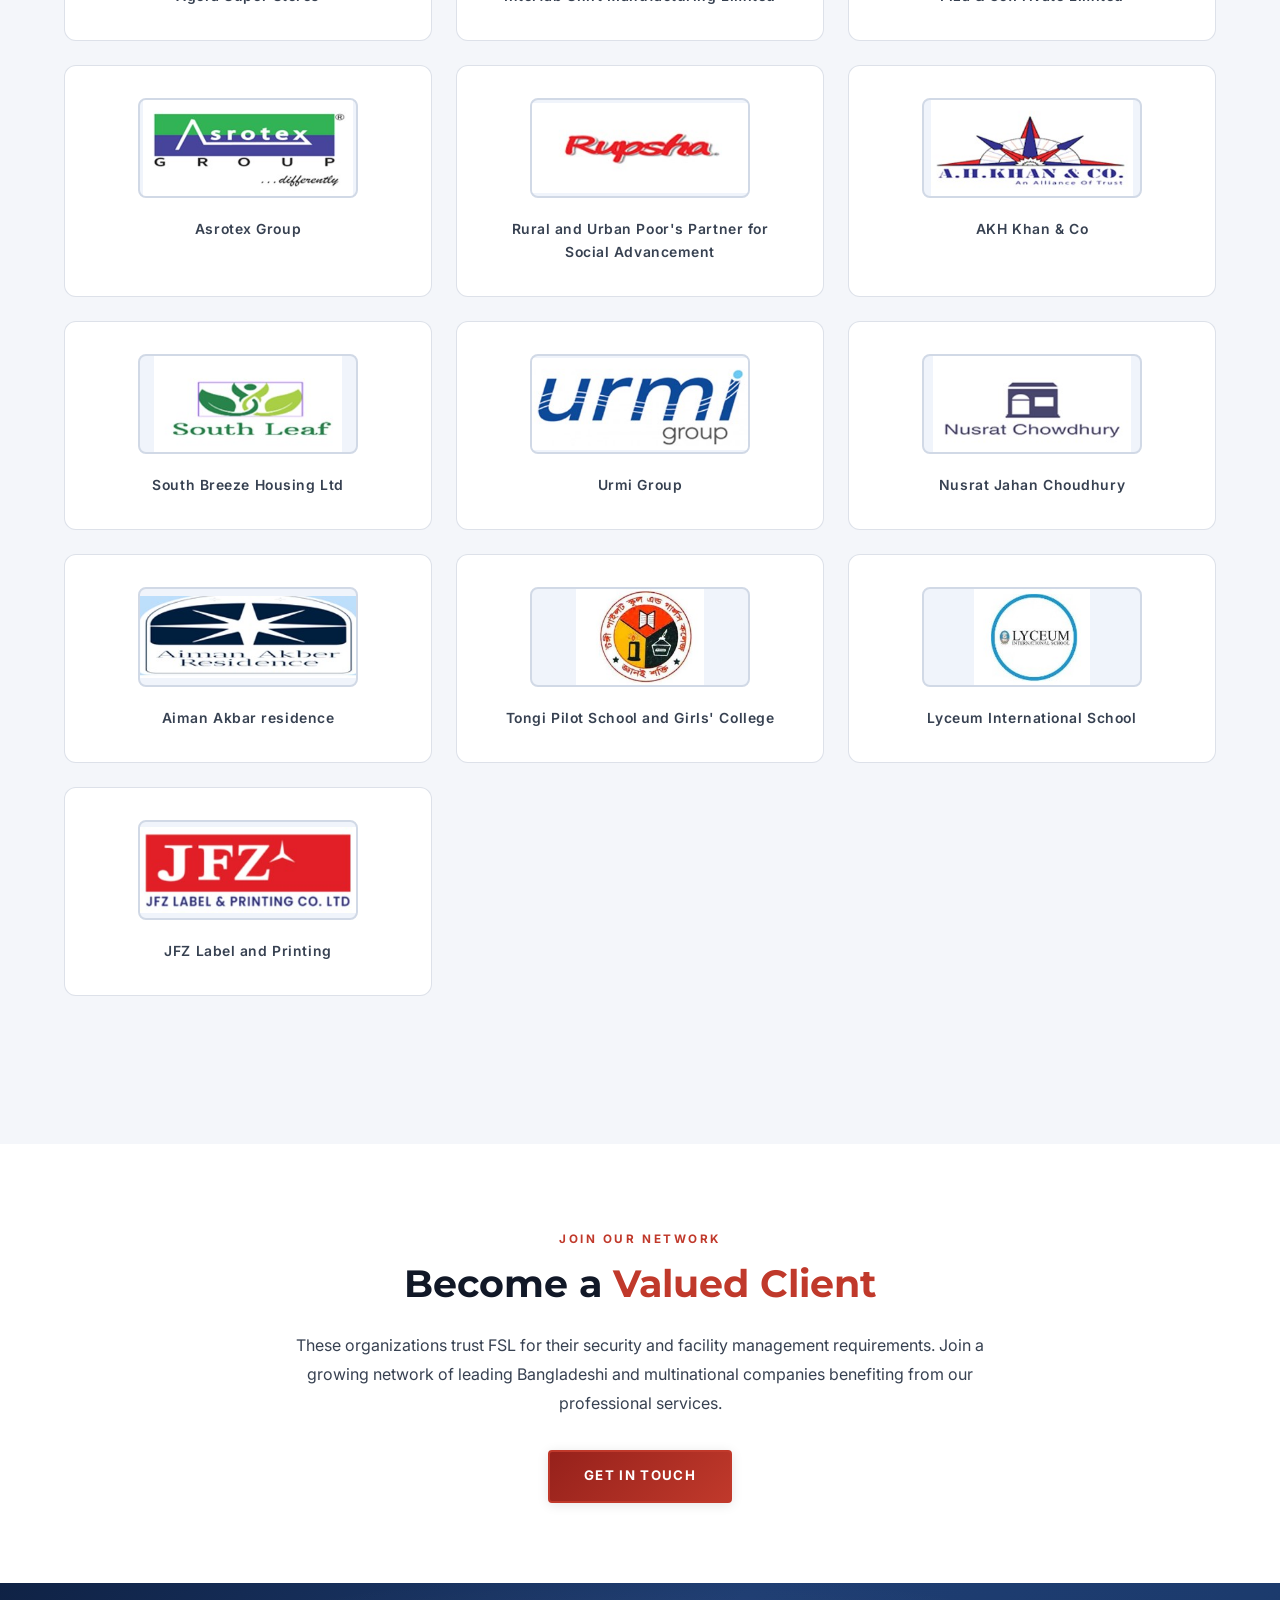
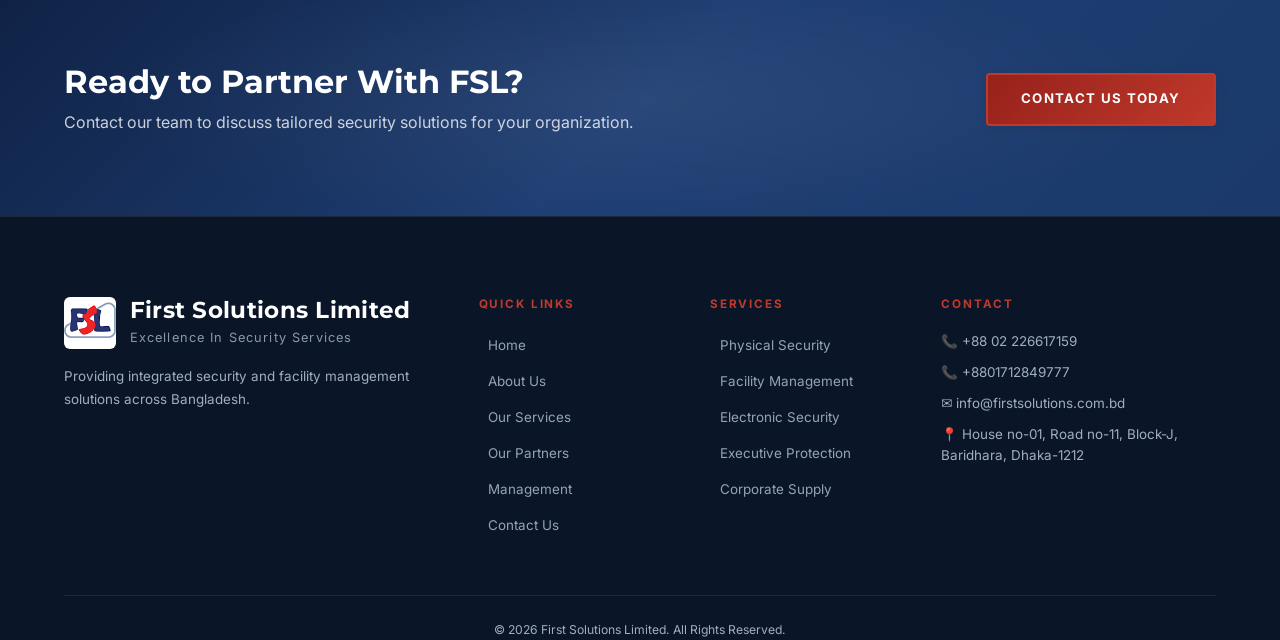
<file: partners.html>
<!DOCTYPE html>
<html lang="en">
<head>
    <!-- ====== BASIC META ====== -->
    <meta charset="UTF-8">
    <meta name="viewport" content="width=device-width, initial-scale=1.0">
    
    <!-- ====== PRIMARY TITLE (SEO-Optimized for Partners Page) ====== -->
    <title>Our Trusted Partners & Clients – First Solutions Limited Bangladesh</title>
    
    <!-- ====== SEO META DESCRIPTION ====== -->
    <meta name="description" content="First Solutions Limited proudly serves leading banks, multinational corporations, and government organizations in Bangladesh. View our trusted partners and client portfolio." />
    
    <!-- ====== KEYWORDS ====== -->
    <meta name="keywords" content="FSL partners, security clients Bangladesh, bank security partners, corporate clients Dhaka, trusted security companies, multinational clients Bangladesh, government security partners" />
    
    <!-- ====== ROBOTS ====== -->
    <meta name="robots" content="index, follow" />
    <meta name="googlebot" content="index, follow" />
    
    <!-- ====== AUTHOR & PUBLISHER ====== -->
    <meta name="author" content="First Solutions Limited" />
    <meta name="publisher" content="First Solutions Limited" />
    
    <!-- ====== GEO TAGS ====== -->
    <meta name="geo.region" content="BD" />
    <meta name="geo.placename" content="Dhaka" />
    <meta name="geo.position" content="23.8103;90.4125" />
    <meta name="ICBM" content="23.8103, 90.4125" />
    
    <!-- ====== THEME COLOR ====== -->
    <meta name="theme-color" content="#1B2A6B">
    
    <!-- ====== FAVICON ====== -->
    <link rel="icon" type="image/png" href="https://firstsolutions.com.bd/image/logo/favicon.png">
    <link rel="shortcut icon" type="image/png" href="https://firstsolutions.com.bd/image/logo/favicon.png">
    <link rel="apple-touch-icon" href="https://firstsolutions.com.bd/image/logo/favicon.png">
    
    <!-- ====== CANONICAL URL ====== -->
    <link rel="canonical" href="https://firstsolutions.com.bd/partners.html">
    
    <!-- ====== OPEN GRAPH (Facebook, LinkedIn, etc.) ====== -->
    <meta property="og:title" content="Our Trusted Partners & Clients – First Solutions Limited Bangladesh" />
    <meta property="og:description" content="First Solutions Limited proudly serves leading banks, multinational corporations, and government organizations in Bangladesh. View our trusted partners and client portfolio." />
    <meta property="og:type" content="website" />
    <meta property="og:url" content="https://firstsolutions.com.bd/partners.html" />
    <meta property="og:image" content="https://firstsolutions.com.bd/image/logo/First%20solutions%20limited.jpg" />
    <meta property="og:image:width" content="1200" />
    <meta property="og:image:height" content="630" />
    <meta property="og:site_name" content="First Solutions Limited" />
    <meta property="og:locale" content="en_BD" />
    
    <!-- ====== TWITTER CARDS ====== -->
    <meta name="twitter:card" content="summary_large_image" />
    <meta name="twitter:title" content="Our Trusted Partners & Clients – First Solutions Limited Bangladesh" />
    <meta name="twitter:description" content="First Solutions Limited proudly serves leading banks, multinational corporations, and government organizations in Bangladesh." />
    <meta name="twitter:image" content="https://firstsolutions.com.bd/image/logo/First%20solutions%20limited.jpg" />
    <meta name="twitter:site" content="@firstsolutionsbd" />
    
    <!-- ====== PRELOAD & PRECONNECT (Performance) ====== -->
    <link rel="preconnect" href="https://fonts.googleapis.com">
    <link rel="preconnect" href="https://fonts.gstatic.com" crossorigin>
    <link rel="preload" href="https://fonts.googleapis.com/css2?family=Montserrat:wght@600;700;800&family=Poppins:wght@600;700&family=Inter:wght@300;400;500;600&family=Open+Sans:wght@300;400;500;600&display=swap" as="style">
    
    <!-- ====== FONTS ====== -->
    <link href="https://fonts.googleapis.com/css2?family=Montserrat:wght@600;700;800&family=Poppins:wght@600;700&family=Inter:wght@300;400;500;600&family=Open+Sans:wght@300;400;500;600&display=swap" rel="stylesheet">
    
    <!-- ====== FONT AWESOME (CDN with integrity) ====== -->
    <link rel="stylesheet" href="https://cdnjs.cloudflare.com/ajax/libs/font-awesome/6.5.1/css/all.min.css" integrity="sha512-DTOQO9RWCH3ppGqcWaEA1BIZOC6xxalwEsw9c2QQeAIftl+Vegovlnee1c9QX4TctnWMn13TZye+giMm8e2LwA==" crossorigin="anonymous" referrerpolicy="no-referrer" />
    
    <!-- ====== MAIN STYLESHEET ====== -->
    <link rel="stylesheet" href="style.css">
    
    <!-- ====== PARTNERS PAGE SCHEMA MARKUP ====== -->
    <script type="application/ld+json">
    {
      "@context": "https://schema.org",
      "@type": "CollectionPage",
      "name": "Our Trusted Partners & Clients – First Solutions Limited",
      "description": "First Solutions Limited proudly serves leading banks, multinational corporations, and government organizations in Bangladesh.",
      "url": "https://firstsolutions.com.bd/partners.html",
      "isPartOf": {
        "@type": "WebSite",
        "name": "First Solutions Limited",
        "url": "https://firstsolutions.com.bd/"
      },
      "about": {
        "@type": "Organization",
        "name": "First Solutions Limited",
        "address": {
          "@type": "PostalAddress",
          "streetAddress": "House no-01, Road no-11, Block-J, Baridhara",
          "addressLocality": "Dhaka",
          "addressCountry": "BD",
          "postalCode": "1212"
        },
        "telephone": "+8801712849777",
        "email": "info@firstsolutions.com.bd"
      }
    }
    </script>
    
    <!-- ====== ORGANIZATION SCHEMA ====== -->
    <script type="application/ld+json">
    {
      "@context": "https://schema.org",
      "@type": "Organization",
      "name": "First Solutions Limited",
      "url": "https://firstsolutions.com.bd/",
      "logo": "https://firstsolutions.com.bd/image/logo/First%20solutions%20limited.jpg",
      "description": "Leading security services provider in Bangladesh offering physical security, facility management, electronic security, and corporate supply solutions.",
      "email": "info@firstsolutions.com.bd",
      "telephone": "+8801712849777",
      "address": {
        "@type": "PostalAddress",
        "streetAddress": "House no-01, Road no-11, Block-J, Baridhara",
        "addressLocality": "Dhaka",
        "addressCountry": "BD",
        "postalCode": "1212"
      },
      "contactPoint": {
        "@type": "ContactPoint",
        "telephone": "+8801712849777",
        "contactType": "sales",
        "availableLanguage": ["English", "Bengali"]
      },
      "sameAs": [
        "https://www.facebook.com/firstsolutionsbd",
        "https://www.linkedin.com/company/firstsolutionsbd",
        "https://twitter.com/firstsolutionsbd"
      ]
    }
    </script>
    
    <!-- ====== BREADCRUMB SCHEMA ====== -->
    <script type="application/ld+json">
    {
      "@context": "https://schema.org",
      "@type": "BreadcrumbList",
      "itemListElement": [
        {
          "@type": "ListItem",
          "position": 1,
          "name": "Home",
          "item": "https://firstsolutions.com.bd/"
        },
        {
          "@type": "ListItem",
          "position": 2,
          "name": "Our Partners",
          "item": "https://firstsolutions.com.bd/partners.html"
        }
      ]
    }
    </script>
    <style>

body { padding-top: 0 !important; }
#topInfoBar + .navbar, 
#topInfoBar ~ nav.navbar {
  position: sticky;
  top: 0;
}
</style>
</head>
<body>
  <!-- Chatway Widget -->

<script
  id="chatway"
  async
  src="https://cdn.chatway.app/widget.js?id=UHU3S1uPor0u">
</script>

<!-- TOP INFO BAR -->

<div id="topInfoBar">
  <div class="topbar-inner">
    <div class="topbar-left">

```
  <a href="#" class="topbar-item">
    <span class="ticon">💬</span>
    <span class="live-dot"></span>24/7 Live Support
  </a>

  <div class="topbar-divider"></div>

  <a href="tel:+8801712849777" class="topbar-item">
    <span class="ticon">📞</span>
    +880 1712849777
  </a>

  <div class="topbar-divider"></div>

  <a href="#" id="chatway-chat-trigger" class="topbar-item">
    <span class="ticon">💬</span>
    Live Chat
  </a>

</div>

<div class="topbar-right">
  <span
    style="
      font-size: 0.7rem;
      letter-spacing: 0.12em;
      text-transform: uppercase;
      opacity: 0.7;
    "
  >
    Follow Us
  </span>

  <div class="topbar-social">
    <a href="https://web.facebook.com/profile.php?id=61582787321636" title="Facebook" target="_blank" rel="noopener noreferrer">f</a>
    <a href="#" title="Twitter">𝕏</a>
    <a href="https://www.linkedin.com/company/first-solutions-limited/" target="_blank" rel="noopener noreferrer" title="LinkedIn">in</a>
  </div>
</div>
```

  </div>
</div>

<script>
document.addEventListener("DOMContentLoaded", function () {

  const trigger = document.getElementById("chatway-chat-trigger");

  if (!trigger) return;

  trigger.addEventListener("click", function (e) {
    e.preventDefault();

    // Chatway launcher খুঁজে click করা
    const tryOpen = setInterval(function () {

      const launcher =
        document.querySelector(".chatway-widget-launcher") ||
        document.querySelector(".chatway-launcher") ||
        document.querySelector("[class*='chatway-launch']") ||
        document.querySelector("[class*='chatway-widget']");

      if (launcher) {
        clearInterval(tryOpen);
        launcher.click();
      }

    }, 300);

    setTimeout(function () {
      clearInterval(tryOpen);
    }, 10000);
  });

});
</script>
<!-- PAGE LOADER -->
    <div id="fsl-loader">
      <div class="loader-logo">
        <img src="image/logo/FSL Logo-01.png" alt="FSL logo" />
      </div>
      <div class="loader-bar-wrap"><div class="loader-bar"></div></div>
      <div class="loader-text">First Solutions Limited</div>
    </div>


<nav class="navbar scrolled" id="navbar">
  <div class="nav-container">
    <a href="index.html" class="logo">
      <img src="image/logo/favicon.png" alt="FSL" class="logo-img">
      <div class="logo-text-block">
        <span class="logo-name"><h3>First Solutions Limited</h3></span>
        <span class="logo-tagline">Excellence in Security Services</span>
      </div>
    </a>
    <button class="hamburger" id="hamburger"><span></span><span></span><span></span></button>
    <ul class="nav-links" id="navLinks">
      <li><a href="index.html">Home</a></li>
      <li><a href="about.html">About</a></li>
      <li><a href="services.html">Services</a></li>
      <li><a href="partners.html" class="active">Our Partners</a></li>
      <li><a href="management.html">Management</a></li>
      <li><a href="gallery.html">Gallery</a></li>
      <li><a href="contact.html" class="nav-cta">Contact Us</a></li>
    </ul>
  </div>
</nav>

<section class="page-hero">
  <div class="container">
    <p class="section-eyebrow center">Trusted By</p>
    <h1>Our <span class="gold">Partners</span></h1>
    <p>Leading banks, telecommunications companies, NGOs, and multinational corporations trust FSL for their security and facility needs.</p>
    <div class="breadcrumb">
      <a href="index.html">Home</a>
      <span>›</span>
      <span>Our Partners</span>
    </div>
  </div>
</section>

<section class="partners-section">
  <div class="container">

    <!-- Telecom -->
    <p class="section-eyebrow" style="margin-bottom:1.5rem;"></p>
    <div class="partners-full-grid" style="margin-bottom:3rem;">
      <div class="partner-card">
        <div class="partner-logo-box"><img src="image/logo/fsl l 1.jpg" alt=""></div>
        <div class="partner-card-name">Commercial Bank</div>
      </div>

      <div class="partner-card">
        <div class="partner-logo-box"><img src="image/logo/fsl l 2.jpg" alt=""></div>
        <div class="partner-card-name">Mashreq Bank</div>
      </div>
      
      <div class="partner-card">
        <div class="partner-logo-box"><img src="image/logo/fsl l 3.jpg" alt=""></div>
        <div class="partner-card-name">First Security Islami Bank PLC</div>
      </div>
      
      <div class="partner-card">
        <div class="partner-logo-box"><img src="image/logo/fsl l 4.jpg" alt=""></div>
        <div class="partner-card-name">Union Bank PLC</div>
      </div>
      
      <div class="partner-card">
        <div class="partner-logo-box"><img src="image/logo/fsl l 5.jpg" alt=""></div>
        <div class="partner-card-name">Dutch-Bangla Bank</div>
      </div>
      
      <div class="partner-card">
        <div class="partner-logo-box"><img src="image/logo/fsl l 6.jpg" alt=""></div>
        <div class="partner-card-name">NRB Bank Limited</div>
      </div>
      
      <div class="partner-card">
        <div class="partner-logo-box"><img src="image/logo/fsl l 7.jpg" alt=""></div>
        <div class="partner-card-name">United Commercial Bank</div>
      </div>
      
      <div class="partner-card">
        <div class="partner-logo-box"><img src="image/logo/fsl l 8.jpg" alt=""></div>
        <div class="partner-card-name">Modhumoti Bank PLC</div>
      </div>
      
      <div class="partner-card">
        <div class="partner-logo-box"><img src="image/logo/fsl l 9.jpg" alt=""></div>
        <div class="partner-card-name">Mutual Trust Bank PLC</div>
      </div>
      
      <div class="partner-card">
        <div class="partner-logo-box"><img src="image/logo/fsl l 10.jpg" alt=""></div>
        <div class="partner-card-name">DBH Finance PLC</div>
      </div>
      
      <div class="partner-card">
        <div class="partner-logo-box"><img src="image/logo/fsl l 11.jpg" alt=""></div>
        <div class="partner-card-name">LR Global Bangladesh</div>
      </div>
      
      <div class="partner-card">
        <div class="partner-logo-box"><img src="image/logo/fsl l 12.jpg" alt=""></div>
        <div class="partner-card-name">American International University</div>
      </div>

      <div class="partner-card">
        <div class="partner-logo-box"><img src="image/logo/fsl l 13.jpg" alt=""></div>
        <div class="partner-card-name">Uttara University</div>
      </div>
 
      <div class="partner-card">
        <div class="partner-logo-box"><img src="image/logo/fsl l 14.jpg" alt=""></div>
        <div class="partner-card-name">BURO Bangladesh</div>
      </div> 
      <div class="partner-card">
        <div class="partner-logo-box"><img src="image/logo/fsl l 15.jpg" alt=""></div>
        <div class="partner-card-name">Mirpur Ceramic Works Ltd</div>
      </div> 
      <div class="partner-card">
        <div class="partner-logo-box"><img src="image/logo/fsl l 16.jpg" alt=""></div>
        <div class="partner-card-name">Synergies worldwide</div>
      </div> 
      <div class="partner-card">
        <div class="partner-logo-box"><img src="image/logo/fsl l 17.jpg" alt=""></div>
        <div class="partner-card-name">Home Tex</div>
      </div> 
      <div class="partner-card">
        <div class="partner-logo-box"><img src="image/logo/fsl l 18.jpg" alt=""></div>
        <div class="partner-card-name">Shop Lover</div>
      </div> 
      <div class="partner-card">
        <div class="partner-logo-box"><img src="image/logo/fsl l 19.jpg" alt=""></div>
        <div class="partner-card-name">AGAMI LIMITED</div>
      </div> 
      <div class="partner-card">
        <div class="partner-logo-box"><img src="image/logo/fsl l 20.jpg" alt=""></div>
        <div class="partner-card-name">Purobi Jewellers (Pvt) Ltd</div>
      </div> 
      <div class="partner-card">
        <div class="partner-logo-box"><img src="image/logo/fsl l 21.jpg" alt=""></div>
        <div class="partner-card-name">Dana Group</div>
      </div> 
      <div class="partner-card">
        <div class="partner-logo-box"><img src="image/logo/fsl l 22.jpg" alt=""></div>
        <div class="partner-card-name">Baraka Group</div>
      </div> 
      <div class="partner-card">
        <div class="partner-logo-box"><img src="image/logo/fsl l 23.jpg" alt=""></div>
        <div class="partner-card-name">Nazimgarh Resorts</div>
      </div> 
      <div class="partner-card">
        <div class="partner-logo-box"><img src="image/logo/fsl l 24.jpg" alt=""></div>
        <div class="partner-card-name">York Group of Companies</div>
      </div> 
      <div class="partner-card">
        <div class="partner-logo-box"><img src="image/logo/fsl l 25.jpg" alt=""></div>
        <div class="partner-card-name">FCB Bitopi</div>
      </div> 
      <div class="partner-card">
        <div class="partner-logo-box"><img src="image/logo/fsl l 26.jpg" alt=""></div>
        <div class="partner-card-name">Hannan Group</div>
      </div> 
      <div class="partner-card">
        <div class="partner-logo-box"><img src="image/logo/fsl l 27.jpg" alt=""></div>
        <div class="partner-card-name">Argon Denims Limited</div>
      </div> 
      <div class="partner-card">
        <div class="partner-logo-box"><img src="image/logo/fsl l 28.jpg" alt=""></div>
        <div class="partner-card-name">Kazal Brothers Limited</div>
      </div> 
      <div class="partner-card">
        <div class="partner-logo-box"><img src="image/logo/fsl l 29.jpg" alt=""></div>
        <div class="partner-card-name">Anupam Printers</div>
      </div> 
      <div class="partner-card">
        <div class="partner-logo-box"><img src="image/logo/fsl l 30.jpg" alt=""></div>
        <div class="partner-card-name">AKH Group</div>
      </div>

<div class="partner-card">
        <div class="partner-logo-box"><img src="image/logo/fsl l 31.jpg" alt=""></div>
        <div class="partner-card-name">Agora Super Stores</div>
      </div>

<div class="partner-card">
        <div class="partner-logo-box"><img src="image/logo/fsl l 32.jpg" alt=""></div>
        <div class="partner-card-name">Interfab Shirt Manufacturing Limited</div>
      </div>

<div class="partner-card">
        <div class="partner-logo-box"><img src="image/logo/fsl l 33.jpg" alt=""></div>
        <div class="partner-card-name">Fiza & Co.Private Limited</div>
      </div>

<div class="partner-card">
        <div class="partner-logo-box"><img src="image/logo/fsl l 34.jpg" alt=""></div>
        <div class="partner-card-name">Asrotex Group</div>
      </div>

<div class="partner-card">
        <div class="partner-logo-box"><img src="image/logo/fsl l 35.jpg" alt=""></div>
        <div class="partner-card-name">Rural and Urban Poor's Partner for Social Advancement</div>
      </div>

<div class="partner-card">
        <div class="partner-logo-box"><img src="image/logo/fsl l 36.jpg" alt=""></div>
        <div class="partner-card-name">AKH Khan & Co</div>
      </div>

<div class="partner-card">
        <div class="partner-logo-box"><img src="image/logo/fsl l 37.jpg" alt=""></div>
        <div class="partner-card-name">South Breeze Housing Ltd</div>
      </div>

<div class="partner-card">
        <div class="partner-logo-box"><img src="image/logo/fsl l 38.jpg" alt=""></div>
        <div class="partner-card-name">Urmi Group</div>
      </div>

<div class="partner-card">
        <div class="partner-logo-box"><img src="image/logo/fsl l 39.jpg" alt=""></div>
        <div class="partner-card-name">Nusrat Jahan Choudhury</div>
      </div>

<div class="partner-card">
        <div class="partner-logo-box"><img src="image/logo/fsl l 42.jpg" alt=""></div>
        <div class="partner-card-name">Aiman Akbar residence</div>
      </div>

<div class="partner-card">
        <div class="partner-logo-box"><img src="image/logo/fsl l 44.jpg" alt=""></div>
        <div class="partner-card-name">Tongi Pilot School and Girls' College</div>
      </div>

      
<div class="partner-card">
        <div class="partner-logo-box"><img src="image/logo/fsl l 45.jpg" alt=""></div>
        <div class="partner-card-name">Lyceum International School</div>
      </div>
      
<div class="partner-card">
        <div class="partner-logo-box"><img src="image/logo/fsl l 46.jpg" alt=""></div>
        <div class="partner-card-name">JFZ Label and Printing</div>
      </div>

      
     
    </div>
  

  

    <!-- Banking -->
    
      
      </div>
    </div>

    

  </div>
</section>

<!-- Trust Band -->
<section style="padding:80px 0;background:var(--black);">
  <div class="container">
    <div style="text-align:center;max-width:700px;margin:0 auto;">
      <p class="section-eyebrow center">Join Our Network</p>
      <h2 class="section-title">Become a <span class="gold">Valued Client</span></h2>
      <p style="color:var(--grey-lt);margin:1.5rem 0 2rem;line-height:1.8;">These organizations trust FSL for their security and facility management requirements. Join a growing network of leading Bangladeshi and multinational companies benefiting from our professional services.</p>
      <a href="contact.html" class="btn-primary">Get in Touch</a>
    </div>
  </div>
</section>

<section class="cta-band">
  <div class="container">
    <div class="cta-content">
      <h2>Ready to Partner With FSL?</h2>
      <p>Contact our team to discuss tailored security solutions for your organization.</p>
    </div>
    <div class="cta-actions">
      <a href="contact.html" class="btn-primary">Contact Us Today</a>
    </div>
  </div>
</section>

<footer class="footer">
  <div class="container">
    <div class="footer-grid">
      <div class="footer-brand">
        <div class="footer-logo"><img src="image/logo/favicon.png" alt="FSL" class="footer-logo-img"><div class="logo-text-block"><span class="logo-name" style="color:#ffffff;font-size:0.95rem;"><h2 style="color: #ffffff;">First Solutions Limited</h2></span><span class="logo-tagline" style="color:var(--silver);">Excellence in Security Services</span></div></div>
        <p>Providing integrated security and facility management solutions across Bangladesh.</p>
      </div>
      <div class="footer-links-col">
        <h4>Quick Links</h4>
        <ul>
          <li><a href="index.html">Home</a></li>
          <li><a href="about.html">About Us</a></li>
          <li><a href="services.html">Our Services</a></li>
          <li><a href="partners.html">Our Partners</a></li>
          <li><a href="management.html">Management</a></li>
          <li><a href="contact.html">Contact Us</a></li>
        </ul>
      </div>
      <div class="footer-links-col">
        <h4>Services</h4>
        <ul>
          <li><a href="services.html#physical">Physical Security</a></li>
          <li><a href="services.html#facility">Facility Management</a></li>
          <li><a href="services.html#electronic">Electronic Security</a></li>
          <li><a href="services.html#executive">Executive Protection</a></li>
          <li><a href="services.html#supply">Corporate Supply</a></li>
        </ul>
      </div>
      <div class="footer-contact-col">
        <h4>Contact</h4>
        <p>📞 +88 02 226617159</p>
        <p>📞 +8801712849777</p>
        <p>✉️ info@firstsolutions.com.bd</p>
        <p>📍 House no-01, Road no-11, Block-J, Baridhara, Dhaka-1212</p>
      </div>
    </div>
    <div class="footer-bottom">
      <p>© 2026 First Solutions Limited. All Rights Reserved.</p>
    </div>
  </div>


</footer>

<script src="main.js"></script>
</body>
</html>
</file>
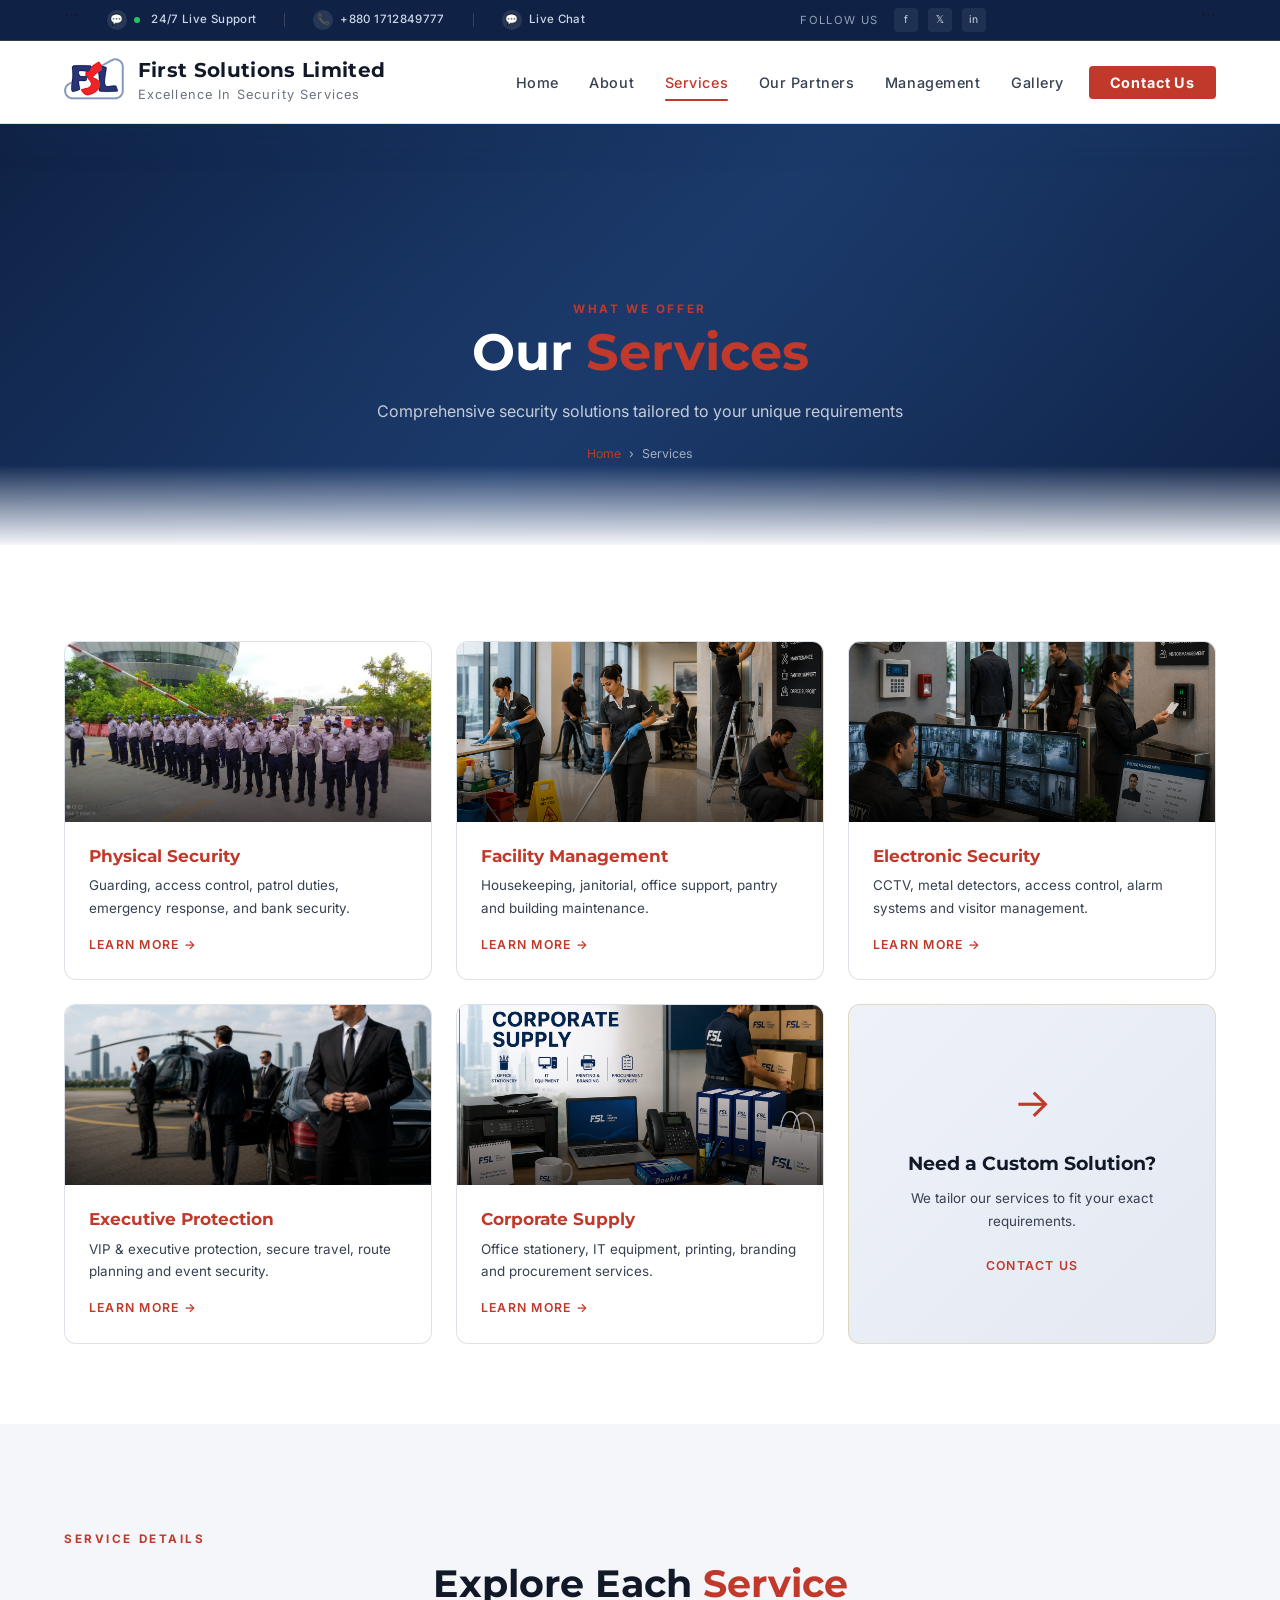
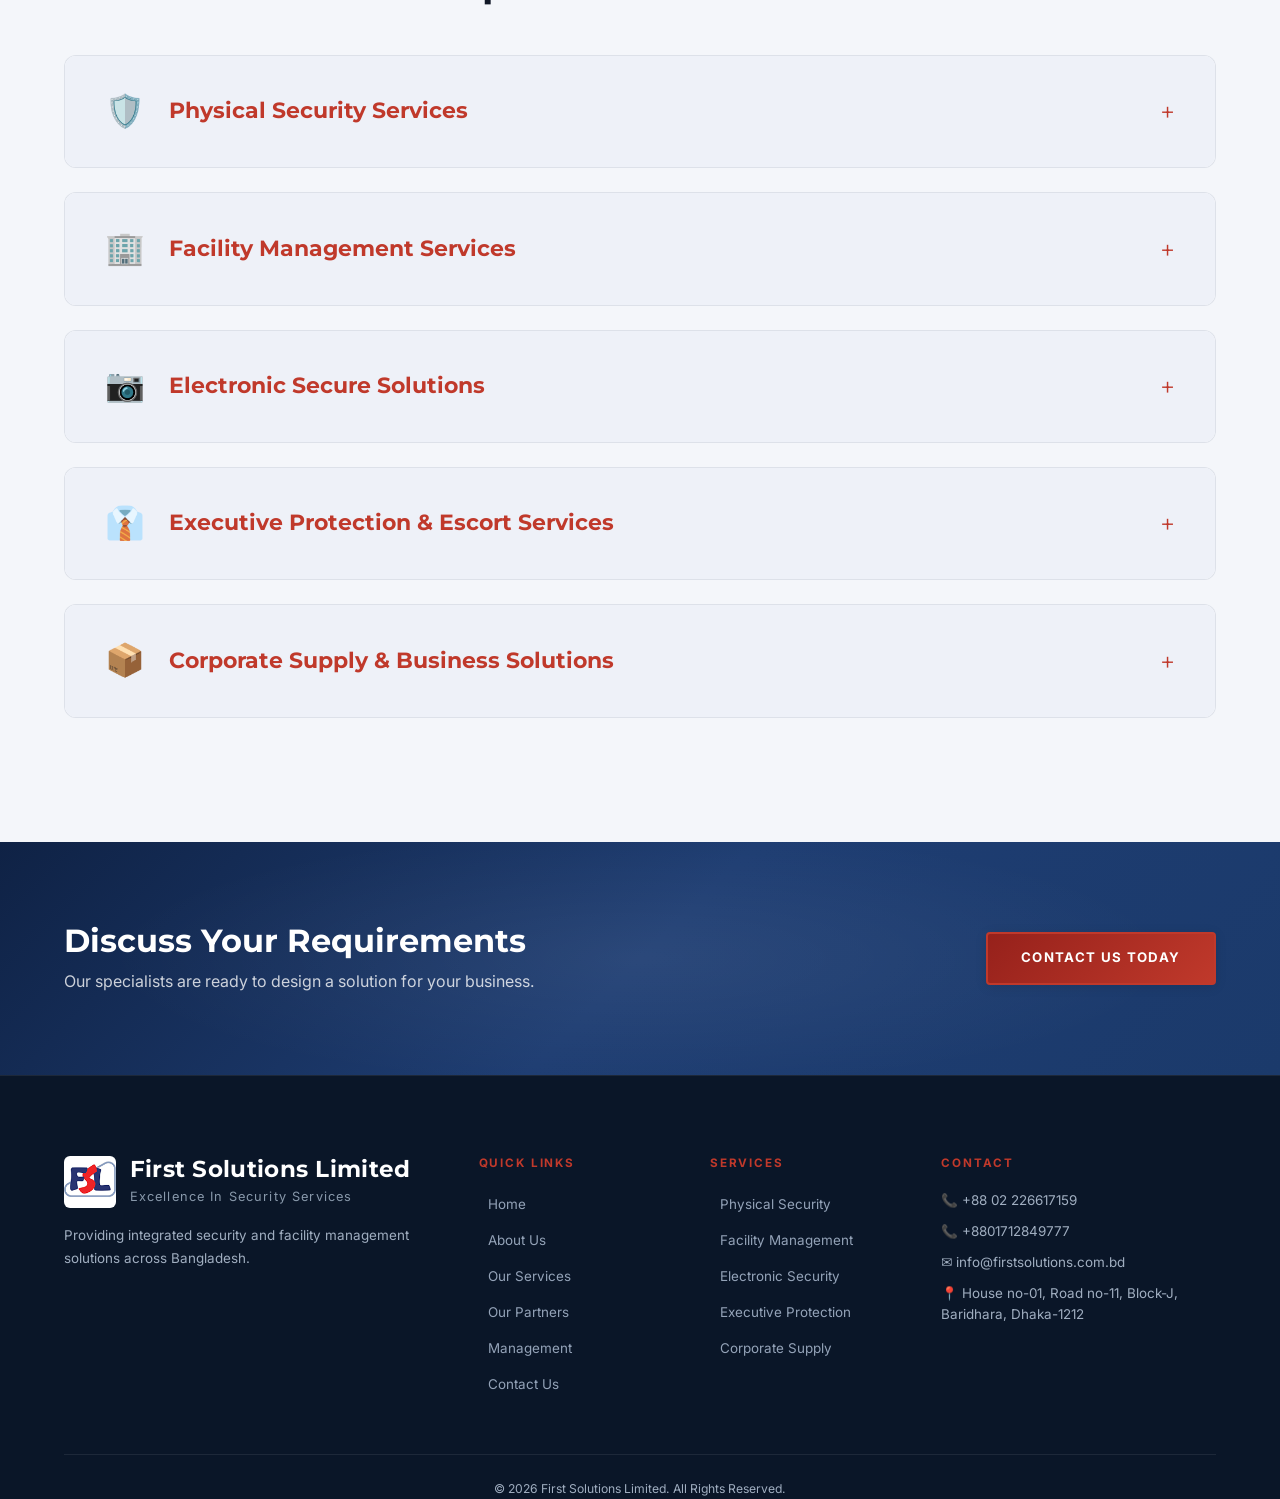
<file: services.html>
<!doctype html>
<html lang="en">
  <head>
    <!-- ====== BASIC META ====== -->
    <meta charset="UTF-8" />
    <meta name="viewport" content="width=device-width, initial-scale=1.0" />

    <!-- ====== PRIMARY TITLE (SEO-Optimized for Services Page) ====== -->
    <title>
      Security Services in Bangladesh – FSL | Physical Security, Facility
      Management & More
    </title>

    <!-- ====== SEO META DESCRIPTION ====== -->
    <meta
      name="description"
      content="First Solutions Limited offers comprehensive security services in Bangladesh including physical security, facility management, electronic security, executive protection & corporate supply. Contact us for tailored solutions."
    />

    <!-- ====== KEYWORDS ====== -->
    <meta
      name="keywords"
      content="security services Bangladesh, physical security Dhaka, facility management, electronic security, executive protection, corporate supply, ATM security, CCTV installation, access control, FSL services"
    />

    <!-- ====== ROBOTS ====== -->
    <meta name="robots" content="index, follow" />
    <meta name="googlebot" content="index, follow" />

    <!-- ====== AUTHOR & PUBLISHER ====== -->
    <meta name="author" content="First Solutions Limited" />
    <meta name="publisher" content="First Solutions Limited" />

    <!-- ====== GEO TAGS ====== -->
    <meta name="geo.region" content="BD" />
    <meta name="geo.placename" content="Dhaka" />
    <meta name="geo.position" content="23.8103;90.4125" />
    <meta name="ICBM" content="23.8103, 90.4125" />

    <!-- ====== THEME COLOR ====== -->
    <meta name="theme-color" content="#1B2A6B" />

    <!-- ====== FAVICON ====== -->
    <link
      rel="icon"
      type="image/png"
      href="https://firstsolutions.com.bd/image/logo/favicon.png"
    />
    <link
      rel="shortcut icon"
      type="image/png"
      href="https://firstsolutions.com.bd/image/logo/favicon.png"
    />
    <link
      rel="apple-touch-icon"
      href="https://firstsolutions.com.bd/image/logo/favicon.png"
    />

    <!-- ====== CANONICAL URL ====== -->
    <link rel="canonical" href="https://firstsolutions.com.bd/services.html" />

    <!-- ====== OPEN GRAPH (Facebook, LinkedIn, etc.) ====== -->
    <meta
      property="og:title"
      content="Security Services in Bangladesh – FSL | Physical Security, Facility Management & More"
    />
    <meta
      property="og:description"
      content="Comprehensive security services in Bangladesh including physical security, facility management, electronic security, executive protection & corporate supply. Trusted by leading banks & multinationals."
    />
    <meta property="og:type" content="website" />
    <meta
      property="og:url"
      content="https://firstsolutions.com.bd/services.html"
    />
    <meta
      property="og:image"
      content="https://firstsolutions.com.bd/image/logo/favicon.png"
    />
    <meta property="og:image:width" content="1200" />
    <meta property="og:image:height" content="630" />
    <meta property="og:site_name" content="First Solutions Limited" />
    <meta property="og:locale" content="en_BD" />

    <!-- ====== TWITTER CARDS ====== -->
    <meta name="twitter:card" content="summary_large_image" />
    <meta
      name="twitter:title"
      content="Security Services in Bangladesh – FSL | Physical Security, Facility Management & More"
    />
    <meta
      name="twitter:description"
      content="Comprehensive security services in Bangladesh including physical security, facility management, electronic security, executive protection & corporate supply."
    />
    <meta
      name="twitter:image"
      content="https://firstsolutions.com.bd/image/logo/favicon.png"
    />
    <meta name="twitter:site" content="@firstsolutionsbd" />

    <!-- ====== PRELOAD & PRECONNECT (Performance) ====== -->
    <link rel="preconnect" href="https://fonts.googleapis.com" />
    <link rel="preconnect" href="https://fonts.gstatic.com" crossorigin />
    <link
      rel="preload"
      href="https://fonts.googleapis.com/css2?family=Montserrat:wght@600;700;800&family=Poppins:wght@600;700&family=Inter:wght@300;400;500;600&family=Open+Sans:wght@300;400;500;600&display=swap"
      as="style"
    />

    <!-- ====== FONTS ====== -->
    <link
      href="https://fonts.googleapis.com/css2?family=Montserrat:wght@600;700;800&family=Poppins:wght@600;700&family=Inter:wght@300;400;500;600&family=Open+Sans:wght@300;400;500;600&display=swap"
      rel="stylesheet"
    />

    <!-- ====== FONT AWESOME (CDN with integrity) ====== -->
    <link
      rel="stylesheet"
      href="https://cdnjs.cloudflare.com/ajax/libs/font-awesome/6.5.1/css/all.min.css"
      integrity="sha512-DTOQO9RWCH3ppGqcWaEA1BIZOC6xxalwEsw9c2QQeAIftl+Vegovlnee1c9QX4TctnWMn13TZye+giMm8e2LwA=="
      crossorigin="anonymous"
      referrerpolicy="no-referrer"
    />

    <!-- ====== MAIN STYLESHEET ====== -->
    <link rel="stylesheet" href="style.css" />

    <!-- ====== SERVICE PAGE SCHEMA MARKUP ====== -->
    <script type="application/ld+json">
      {
        "@context": "https://schema.org",
        "@type": "ServicePage",
        "name": "Security Services in Bangladesh",
        "description": "Comprehensive security services in Bangladesh including physical security, facility management, electronic security, executive protection & corporate supply.",
        "url": "https://firstsolutions.com.bd/services.html",
        "isPartOf": {
          "@type": "WebSite",
          "name": "First Solutions Limited",
          "url": "https://firstsolutions.com.bd/"
        },
        "provider": {
          "@type": "Organization",
          "name": "First Solutions Limited",
          "address": {
            "@type": "PostalAddress",
            "streetAddress": "House no-01, Road no-11, Block-J, Baridhara",
            "addressLocality": "Dhaka",
            "addressCountry": "BD",
            "postalCode": "1212"
          },
          "telephone": "+8801712849777",
          "email": "info@firstsolutions.com.bd"
        }
      }
    </script>

    <!-- ====== ORGANIZATION SCHEMA ====== -->
    <script type="application/ld+json">
      {
        "@context": "https://schema.org",
        "@type": "Organization",
        "name": "First Solutions Limited",
        "url": "https://firstsolutions.com.bd/",
        "logo": "https://firstsolutions.com.bd/image/logo/favicon.png",
        "description": "Leading security services provider in Bangladesh offering physical security, facility management, electronic security, executive protection, and corporate supply solutions.",
        "email": "info@firstsolutions.com.bd",
        "telephone": "+8801712849777",
        "address": {
          "@type": "PostalAddress",
          "streetAddress": "House no-01, Road no-11, Block-J, Baridhara",
          "addressLocality": "Dhaka",
          "addressCountry": "BD",
          "postalCode": "1212"
        },
        "contactPoint": {
          "@type": "ContactPoint",
          "telephone": "+8801712849777",
          "contactType": "sales",
          "availableLanguage": ["English", "Bengali"]
        },
        "sameAs": [
          "https://www.facebook.com/firstsolutionsbd",
          "https://www.linkedin.com/company/firstsolutionsbd",
          "https://twitter.com/firstsolutionsbd"
        ]
      }
    </script>

    <!-- ====== BREADCRUMB SCHEMA ====== -->
    <script type="application/ld+json">
      {
        "@context": "https://schema.org",
        "@type": "BreadcrumbList",
        "itemListElement": [
          {
            "@type": "ListItem",
            "position": 1,
            "name": "Home",
            "item": "https://firstsolutions.com.bd/"
          },
          {
            "@type": "ListItem",
            "position": 2,
            "name": "Our Services",
            "item": "https://firstsolutions.com.bd/services.html"
          }
        ]
      }
    </script>

    <!-- ====== SERVICE SCHEMA (Individual Services - Optional but Recommended) ====== -->
    <script type="application/ld+json">
      {
        "@context": "https://schema.org",
        "@type": "Service",
        "name": "Physical Security Services",
        "description": "Static guarding, access control, patrol duties, emergency response, and ATM security services in Bangladesh.",
        "provider": {
          "@type": "Organization",
          "name": "First Solutions Limited"
        }
      }
    </script>

    <script type="application/ld+json">
      {
        "@context": "https://schema.org",
        "@type": "Service",
        "name": "Facility Management",
        "description": "Housekeeping, janitorial services, office support, pantry & building maintenance services in Bangladesh.",
        "provider": {
          "@type": "Organization",
          "name": "First Solutions Limited"
        }
      }
    </script>

    <script type="application/ld+json">
      {
        "@context": "https://schema.org",
        "@type": "Service",
        "name": "Electronic Security Systems",
        "description": "CCTV, metal detectors, access control systems, alarm monitoring and visitor management services in Bangladesh.",
        "provider": {
          "@type": "Organization",
          "name": "First Solutions Limited"
        }
      }
    </script>

    <script type="application/ld+json">
      {
        "@context": "https://schema.org",
        "@type": "Service",
        "name": "Executive Protection",
        "description": "VIP protection, secure travel, route planning, threat assessment and event security services in Bangladesh.",
        "provider": {
          "@type": "Organization",
          "name": "First Solutions Limited"
        }
      }
    </script>

    <script type="application/ld+json">
      {
        "@context": "https://schema.org",
        "@type": "Service",
        "name": "Corporate Supply Solutions",
        "description": "Office stationery, IT equipment, printing, branding materials and procurement services in Bangladesh.",
        "provider": {
          "@type": "Organization",
          "name": "First Solutions Limited"
        }
      }
    </script>
    <style>
      /* top offset for topbar + navbar */
      body {
        padding-top: 0 !important;
      }
      #topInfoBar + .navbar,
      #topInfoBar ~ nav.navbar {
        position: sticky;
        top: 0;
      }
    </style>
  </head>
  <body>
    <!-- Chatway Widget -->

    <script
      id="chatway"
      async
      src="https://cdn.chatway.app/widget.js?id=UHU3S1uPor0u"
    ></script>

    <!-- TOP INFO BAR -->

    <div id="topInfoBar">
      <div class="topbar-inner">
        <div class="topbar-left">
          ```
          <a href="#" class="topbar-item">
            <span class="ticon">💬</span>
            <span class="live-dot"></span>24/7 Live Support
          </a>

          <div class="topbar-divider"></div>

          <a href="tel:+8801712849777" class="topbar-item">
            <span class="ticon">📞</span>
            +880 1712849777
          </a>

          <div class="topbar-divider"></div>

          <a href="#" id="chatway-chat-trigger" class="topbar-item">
            <span class="ticon">💬</span>
            Live Chat
          </a>
        </div>

        <div class="topbar-right">
          <span
            style="
              font-size: 0.7rem;
              letter-spacing: 0.12em;
              text-transform: uppercase;
              opacity: 0.7;
            "
          >
            Follow Us
          </span>

          <div class="topbar-social">
            <a
              href="https://web.facebook.com/profile.php?id=61582787321636"
              title="Facebook"
              target="_blank"
              rel="noopener noreferrer"
              >f</a
            >
            <a href="#" title="Twitter">𝕏</a>
            <a
              href="https://www.linkedin.com/company/first-solutions-limited/"
              title="LinkedIn"
              target="_blank"
              rel="noopener noreferrer"
              >in</a
            >
          </div>
        </div>
        ```
      </div>
    </div>

    <script>
      document.addEventListener("DOMContentLoaded", function () {
        const trigger = document.getElementById("chatway-chat-trigger");

        if (!trigger) return;

        trigger.addEventListener("click", function (e) {
          e.preventDefault();

          // Chatway launcher খুঁজে click করা
          const tryOpen = setInterval(function () {
            const launcher =
              document.querySelector(".chatway-widget-launcher") ||
              document.querySelector(".chatway-launcher") ||
              document.querySelector("[class*='chatway-launch']") ||
              document.querySelector("[class*='chatway-widget']");

            if (launcher) {
              clearInterval(tryOpen);
              launcher.click();
            }
          }, 300);

          setTimeout(function () {
            clearInterval(tryOpen);
          }, 10000);
        });
      });
    </script>
    <!-- PAGE LOADER -->
    <div id="fsl-loader">
      <div class="loader-logo">
        <img src="image/logo/FSL Logo-01.png" alt="FSL logo" />
      </div>
      <div class="loader-bar-wrap"><div class="loader-bar"></div></div>
      <div class="loader-text">First Solutions Limited</div>
    </div>

    <nav class="navbar scrolled" id="navbar">
      <div class="nav-container">
        <a href="index.html" class="logo">
          <img src="image/logo/favicon.png" alt="FSL" class="logo-img" />
          <div class="logo-text-block">
            <span class="logo-name"><h3>First Solutions Limited</h3></span>
            <span class="logo-tagline">Excellence in Security Services</span>
          </div>
        </a>
        <button class="hamburger" id="hamburger">
          <span></span><span></span><span></span>
        </button>
        <ul class="nav-links" id="navLinks">
          <li><a href="index.html">Home</a></li>
          <li><a href="about.html">About</a></li>
          <li><a href="services.html" class="active">Services</a></li>
          <li><a href="partners.html">Our Partners</a></li>
          <li><a href="management.html">Management</a></li>
          <li><a href="gallery.html">Gallery</a></li>
          <li><a href="contact.html" class="nav-cta">Contact Us</a></li>
        </ul>
      </div>
    </nav>

    <section class="page-hero">
      <div class="container">
        <p class="section-eyebrow center">What We Offer</p>
        <h1>Our <span class="gold">Services</span></h1>
        <p>
          Comprehensive security solutions tailored to your unique requirements
        </p>
        <div class="breadcrumb">
          <a href="index.html">Home</a>
          <span>›</span>
          <span>Services</span>
        </div>
      </div>
    </section>

    <!-- Services Cards Grid (like image 2 style) -->
    <section style="padding: 80px 0; background: var(--black)">
      <div class="container">
        <div class="services-grid">
          <a
            href="#physical"
            class="service-card"
            onclick="openService('physical')"
          >
            <div
              class="service-img"
              style="
                background-image: url(&quot;image/bodyimg/fsl\ 2.jpg&quot;);
              "
            ></div>
            <div class="service-body">
              <h3>Physical Security</h3>
              <p>
                Guarding, access control, patrol duties, emergency response, and
                bank security.
              </p>
              <span class="learn-more">Learn More →</span>
            </div>
          </a>
          <a
            href="#facility"
            class="service-card"
            onclick="openService('facility')"
          >
            <div
              class="service-img"
              style="
                background-image: url(&quot;image/Facility\ Management.png&quot;);
              "
            ></div>
            <div class="service-body">
              <h3>Facility Management</h3>
              <p>
                Housekeeping, janitorial, office support, pantry and building
                maintenance.
              </p>
              <span class="learn-more">Learn More →</span>
            </div>
          </a>
          <a
            href="#electronic"
            class="service-card"
            onclick="openService('electronic')"
          >
            <div
              class="service-img"
              style="
                background-image: url(&quot;image/Electronic\ Security.png&quot;);
              "
            ></div>
            <div class="service-body">
              <h3>Electronic Security</h3>
              <p>
                CCTV, metal detectors, access control, alarm systems and visitor
                management.
              </p>
              <span class="learn-more">Learn More →</span>
            </div>
          </a>
          <a
            href="#executive"
            class="service-card"
            onclick="openService('executive')"
          >
            <div
              class="service-img"
              style="
                background-image: url(&quot;image/Executive\ Protection\ 1.png&quot;);
              "
            ></div>
            <div class="service-body">
              <h3>Executive Protection</h3>
              <p>
                VIP & executive protection, secure travel, route planning and
                event security.
              </p>
              <span class="learn-more">Learn More →</span>
            </div>
          </a>
          <a
            href="#supply"
            class="service-card"
            onclick="openService('supply')"
          >
            <div
              class="service-img"
              style="
                background-image: url(&quot;image/Corporate\ Supply.png&quot;);
              "
            ></div>
            <div class="service-body">
              <h3>Corporate Supply</h3>
              <p>
                Office stationery, IT equipment, printing, branding and
                procurement services.
              </p>
              <span class="learn-more">Learn More →</span>
            </div>
          </a>
          <a href="contact.html" class="service-card service-card-cta">
            <div class="service-cta-inner">
              <span class="service-cta-icon">→</span>
              <h3>Need a Custom Solution?</h3>
              <p>We tailor our services to fit your exact requirements.</p>
              <span class="learn-more">Contact Us</span>
            </div>
          </a>
        </div>
      </div>
    </section>

    <!-- FULL ACCORDION DETAIL -->
    <section class="services-full" id="servicesDetail">
      <div class="container">
        <p class="section-eyebrow center">Service Details</p>
        <h2 class="section-title center" style="margin-bottom: 3rem">
          Explore Each <span class="gold">Service</span>
        </h2>

        <div class="service-full-card" id="physical">
          <div class="service-full-header">
            <div class="service-full-icon">🛡️</div>
            <h2>Physical Security Services</h2>
            <span class="service-toggle">+</span>
          </div>
          <div class="service-full-body">
            <p>
              FSL provides comprehensive physical security solutions drawing on
              decades of international experience from G4S Bangladesh. Our
              uniformed security personnel are trained to the highest
              professional standards and deployed across corporate, industrial,
              and institutional environments.
            </p>
            <ul class="service-list">
              <li>Static guarding & site protection</li>
              <li>Access control & visitor management</li>
              <li>Patrol & surveillance duties</li>
              <li>Reception & front desk security</li>
              <li>Emergency response support</li>
              <li>Industrial & corporate security</li>
              <li>Bank & ATM security services</li>
              <li>24/7 on-site security coverage</li>
            </ul>
            <div style="margin-top: 1.5rem">
              <a href="contact.html" class="btn-primary">Get a Quote</a>
            </div>
          </div>
        </div>

        <div class="service-full-card" id="facility">
          <div class="service-full-header">
            <div class="service-full-icon">🏢</div>
            <h2>Facility Management Services</h2>
            <span class="service-toggle">+</span>
          </div>
          <div class="service-full-body">
            <p>
              Our facility management services ensure your workplace remains
              clean, functional, and professionally maintained. We provide
              trained and vetted staff for all aspects of office and facility
              support.
            </p>
            <ul class="service-list">
              <li>Housekeeping & cleaning services</li>
              <li>Janitorial & hygiene management</li>
              <li>Office support staff</li>
              <li>Pantry & utility support</li>
              <li>Building maintenance coordination</li>
              <li>Corporate facility support</li>
              <li>Deep cleaning services</li>
              <li>Pest control coordination</li>
            </ul>
            <div style="margin-top: 1.5rem">
              <a href="contact.html" class="btn-primary">Get a Quote</a>
            </div>
          </div>
        </div>

        <div class="service-full-card" id="electronic">
          <div class="service-full-header">
            <div class="service-full-icon">📷</div>
            <h2>Electronic Secure Solutions</h2>
            <span class="service-toggle">+</span>
          </div>
          <div class="service-full-body">
            <p>
              We supply, install, and maintain a full range of electronic
              security systems for businesses of all sizes. From CCTV
              surveillance to advanced access control, our solutions integrate
              seamlessly with your existing infrastructure.
            </p>
            <ul class="service-list">
              <li>CCTV Surveillance Systems</li>
              <li>Archway Metal Detectors</li>
              <li>Hand Held Metal Detectors</li>
              <li>Access Control Systems</li>
              <li>Alarm & Monitoring Systems</li>
              <li>Visitor Management Systems</li>
              <li>Security Screening Equipment</li>
              <li>Intercom & Communication Systems</li>
            </ul>
            <div style="margin-top: 1.5rem">
              <a href="contact.html" class="btn-primary">Get a Quote</a>
            </div>
          </div>
        </div>

        <div class="service-full-card" id="executive">
          <div class="service-full-header">
            <div class="service-full-icon">👔</div>
            <h2>Executive Protection & Escort Services</h2>
            <span class="service-toggle">+</span>
          </div>
          <div class="service-full-body">
            <p>
              Our executive protection team provides discreet, professional
              security for high-profile individuals, corporate leaders, and
              visiting dignitaries. All personnel are trained in close
              protection techniques and threat assessment protocols.
            </p>
            <ul class="service-list">
              <li>VIP & executive protection</li>
              <li>Secure travel & movement support</li>
              <li>Route planning & threat assessment</li>
              <li>Event & meeting security</li>
              <li>Crowd & access control</li>
              <li>Emergency response coordination</li>
              <li>Confidential & professional escort</li>
              <li>24/7 personal security detail</li>
            </ul>
            <div style="margin-top: 1.5rem">
              <a href="contact.html" class="btn-primary">Get a Quote</a>
            </div>
          </div>
        </div>

        <div class="service-full-card" id="supply">
          <div class="service-full-header">
            <div class="service-full-icon">📦</div>
            <h2>Corporate Supply & Business Solutions</h2>
            <span class="service-toggle">+</span>
          </div>
          <div class="service-full-body">
            <p>
              Beyond security, FSL provides comprehensive corporate supply and
              procurement services to support your entire business operation. We
              offer competitive pricing, reliable delivery, and customized
              solutions for corporate clients.
            </p>
            <ul class="service-list">
              <li>Office Stationery Supply</li>
              <li>IT Equipment & Computer Accessories</li>
              <li>Printer, Toner & Cartridge Supply</li>
              <li>Office Equipment & Electronics</li>
              <li>Printing & Branding Materials</li>
              <li>Corporate Procurement Services</li>
              <li>General Order Supply Services</li>
              <li>Cleaning & Hygiene Products</li>
            </ul>
            <div style="margin-top: 1.5rem">
              <a href="contact.html" class="btn-primary">Get a Quote</a>
            </div>
          </div>
        </div>
      </div>
    </section>

    <section class="cta-band">
      <div class="container">
        <div class="cta-content">
          <h2>Discuss Your Requirements</h2>
          <p>
            Our specialists are ready to design a solution for your business.
          </p>
        </div>
        <div class="cta-actions">
          <a href="contact.html" class="btn-primary">Contact Us Today</a>
        </div>
      </div>
    </section>

    <footer class="footer">
      <div class="container">
        <div class="footer-grid">
          <div class="footer-brand">
            <div class="footer-logo">
              <img
                src="image/logo/favicon.png"
                alt="FSL"
                class="footer-logo-img"
              />
              <div class="logo-text-block">
                <span
                  class="logo-name"
                  style="color: #ffffff; font-size: 0.95rem"
                  ><h2 style="color: #ffffff">First Solutions Limited</h2></span
                ><span class="logo-tagline" style="color: var(--silver)"
                  >Excellence in Security Services</span
                >
              </div>
            </div>
            <p>
              Providing integrated security and facility management solutions
              across Bangladesh.
            </p>
          </div>
          <div class="footer-links-col">
            <h4>Quick Links</h4>
            <ul>
              <li><a href="index.html">Home</a></li>
              <li><a href="about.html">About Us</a></li>
              <li><a href="services.html">Our Services</a></li>
              <li><a href="partners.html">Our Partners</a></li>
              <li><a href="management.html">Management</a></li>
              <li><a href="contact.html">Contact Us</a></li>
            </ul>
          </div>
          <div class="footer-links-col">
            <h4>Services</h4>
            <ul>
              <li><a href="#physical">Physical Security</a></li>
              <li><a href="#facility">Facility Management</a></li>
              <li><a href="#electronic">Electronic Security</a></li>
              <li><a href="#executive">Executive Protection</a></li>
              <li><a href="#supply">Corporate Supply</a></li>
            </ul>
          </div>
          <div class="footer-contact-col">
            <h4>Contact</h4>
            <p>📞 +88 02 226617159</p>
            <p>📞 +8801712849777</p>
            <p>✉️ info@firstsolutions.com.bd</p>
            <p>📍 House no-01, Road no-11, Block-J, Baridhara, Dhaka-1212</p>
          </div>
        </div>
        <div class="footer-bottom">
          <p>© 2026 First Solutions Limited. All Rights Reserved.</p>
        </div>
      </div>
    </footer>

    <script src="main.js"></script>
    <script>
      function openService(id) {
        setTimeout(() => {
          const el = document.getElementById(id);
          if (el) {
            el.scrollIntoView({ behavior: "smooth", block: "start" });
            const body = el.querySelector(".service-full-body");
            const toggle = el.querySelector(".service-toggle");
            if (body && !body.classList.contains("open")) {
              body.classList.add("open");
              if (toggle) toggle.textContent = "−";
            }
          }
        }, 100);
      }
      // Auto-open from hash
      window.addEventListener("load", () => {
        const hash = location.hash.replace("#", "");
        if (hash) openService(hash);
      });
    </script>
  </body>
</html>
</file>
<file: style.css>
/* ============================================
   FSL – First Solutions Limited
   Md. Mijanur Rahman
   Payroll Officer
   First Solutions Limited
   ============================================ */

:root,
[data-theme="light"] {
  --black: #ffffff;
  --dark: #f4f6fa;
  --dark2: #eef1f8;
  --dark3: #e4e9f2;
  --charcoal: #f0f3fa;

  --gold: #c0392b;
  --gold-lt: #e05444;
  --gold-dk: #96211b;
  --gold-glow: rgba(192, 57, 43, 0.15);

  --navy: #1b3a6b;
  --navy-lt: #2a559e;
  --navy-dk: #0f2245;
  --navy-mid: #1e3d72;

  --silver: #8898aa;
  --white: #111827;
  --off-white: #f4f6fa;
  --grey: #4b5563;
  --grey-lt: #374151;
  --border: rgba(192, 57, 43, 0.18);
  --border-dim: rgba(27, 58, 107, 0.18);

  --topbar-bg: #0f2245;
  --topbar-text: #c8d8e8;

  --card-bg: #ffffff;
  --card-border: rgba(27, 58, 107, 0.15);
  --input-bg: #f4f6fa;
  --text-primary: #111827;
  --text-secondary: #374151;
  --text-muted: #6b7280;

  --radius: 4px;
  --radius-lg: 12px;
  --radius-xl: 20px;
  --shadow: 0 8px 40px rgba(27, 58, 107, 0.15);
  --shadow-gold: 0 4px 24px rgba(192, 57, 43, 0.22);
  --font-display: "Montserrat", "Poppins", sans-serif;
  --font-body: "Inter", "Open Sans", system-ui, sans-serif;
  --transition: 0.3s cubic-bezier(0.4, 0, 0.2, 1);

  --navbar-bg: rgba(255, 255, 255, 0.97);
  --navbar-scrolled: rgba(255, 255, 255, 0.99);
  --nav-link-color: #374151;
  --section-hero-bg: linear-gradient(
    135deg,
    #0f2245 0%,
    #1b3a6b 50%,
    #0f2245 100%
  );
  --page-after-bg: var(--dark);

  --footer-bg: #0a1628;
  --footer-text: #a0aec0;
  --footer-heading: #c0392b;
  --footer-link: #94a3b8;
}

[data-theme="dark"] {
  --black: #0a0c10;
  --dark: #0d1117;
  --dark2: #13181f;
  --dark3: #1a2030;
  --charcoal: #161b24;

  --gold: #c9a84c;
  --gold-lt: #dbbe6f;
  --gold-dk: #a07c2e;
  --gold-glow: rgba(201, 168, 76, 0.18);

  --navy: #1b3a6b;
  --navy-lt: #2a559e;
  --navy-dk: #0f2245;
  --navy-mid: #1e3d72;

  --silver: #8898aa;
  --white: #ffffff;
  --off-white: #f4f6fa;
  --grey: #6b7a8d;
  --grey-lt: #a8bbc8;
  --border: rgba(201, 168, 76, 0.15);
  --border-dim: rgba(136, 152, 170, 0.18);

  --topbar-bg: #0f2245;
  --topbar-text: #c8d8e8;

  --card-bg: #13181f;
  --card-border: rgba(136, 152, 170, 0.18);
  --input-bg: #1a2030;
  --text-primary: #ffffff;
  --text-secondary: #a8bbc8;
  --text-muted: #6b7a8d;

  --navbar-bg: rgba(10, 12, 16, 0.97);
  --navbar-scrolled: rgba(10, 12, 16, 0.99);
  --nav-link-color: #a8bbc8;
  --section-hero-bg: linear-gradient(
    135deg,
    #0a0c10 0%,
    #0e1a3a 50%,
    #0a0c10 100%
  );
  --page-after-bg: var(--dark);

  --footer-bg: #0d1117;
  --footer-text: #6b7a8d;
  --footer-heading: #c9a84c;
  --footer-link: #6b7a8d;

  --shadow: 0 8px 40px rgba(0, 0, 0, 0.7);
  --shadow-gold: 0 4px 24px rgba(201, 168, 76, 0.25);
}

[data-theme="navy"] {
  --black: #0a1628;
  --dark: #0d1f3c;
  --dark2: #122545;
  --dark3: #1a2f55;
  --charcoal: #0f1c38;

  --gold: #e8b84b;
  --gold-lt: #f2ca6a;
  --gold-dk: #c49330;
  --gold-glow: rgba(232, 184, 75, 0.18);

  --navy: #3a7bd5;
  --navy-lt: #5b96e8;
  --navy-dk: #1e4fa0;
  --navy-mid: #2e68c0;

  --silver: #7a9cc0;
  --white: #ffffff;
  --off-white: #e8f0fc;
  --grey: #5a7a9a;
  --grey-lt: #8ab0d0;
  --border: rgba(232, 184, 75, 0.18);
  --border-dim: rgba(58, 123, 213, 0.2);

  --topbar-bg: #060e1e;
  --topbar-text: #8ab0d0;

  --card-bg: #122545;
  --card-border: rgba(58, 123, 213, 0.2);
  --input-bg: #1a2f55;
  --text-primary: #ffffff;
  --text-secondary: #8ab0d0;
  --text-muted: #5a7a9a;

  --navbar-bg: rgba(10, 22, 40, 0.97);
  --navbar-scrolled: rgba(10, 22, 40, 0.99);
  --nav-link-color: #8ab0d0;
  --section-hero-bg: linear-gradient(
    135deg,
    #060e1e 0%,
    #0d1f3c 50%,
    #060e1e 100%
  );
  --page-after-bg: var(--dark);

  --footer-bg: #060e1e;
  --footer-text: #5a7a9a;
  --footer-heading: #e8b84b;
  --footer-link: #5a7a9a;

  --shadow: 0 8px 40px rgba(0, 0, 0, 0.7);
  --shadow-gold: 0 4px 24px rgba(232, 184, 75, 0.25);
}

[data-theme="red"] {
  --black: #0f0505;
  --dark: #150a0a;
  --dark2: #1e0f0f;
  --dark3: #2a1515;
  --charcoal: #1a0c0c;

  --gold: #e85555;
  --gold-lt: #f07070;
  --gold-dk: #c03030;
  --gold-glow: rgba(232, 85, 85, 0.18);

  --navy: #c0392b;
  --navy-lt: #e05444;
  --navy-dk: #8b2020;
  --navy-mid: #a83028;

  --silver: #9a8080;
  --white: #ffffff;
  --off-white: #fdf0f0;
  --grey: #6b5555;
  --grey-lt: #c0a0a0;
  --border: rgba(232, 85, 85, 0.18);
  --border-dim: rgba(200, 80, 80, 0.18);

  --topbar-bg: #1a0808;
  --topbar-text: #d0a0a0;

  --card-bg: #1e0f0f;
  --card-border: rgba(200, 80, 80, 0.2);
  --input-bg: #2a1515;
  --text-primary: #ffffff;
  --text-secondary: #c0a0a0;
  --text-muted: #6b5555;

  --navbar-bg: rgba(15, 5, 5, 0.97);
  --navbar-scrolled: rgba(15, 5, 5, 0.99);
  --nav-link-color: #c0a0a0;
  --section-hero-bg: linear-gradient(
    135deg,
    #0f0505 0%,
    #2a0c0c 50%,
    #0f0505 100%
  );
  --page-after-bg: var(--dark);

  --footer-bg: #0a0303;
  --footer-text: #6b5555;
  --footer-heading: #e85555;
  --footer-link: #6b5555;

  --shadow: 0 8px 40px rgba(0, 0, 0, 0.8);
  --shadow-gold: 0 4px 24px rgba(232, 85, 85, 0.3);
}

*,
*::before,
*::after {
  box-sizing: border-box;
  margin: 0;
  padding: 0;
}
html {
  scroll-behavior: smooth;
}
body {
  font-family: var(--font-body);
  background: var(--black);
  color: var(--white);
  line-height: 1.65;
  overflow-x: hidden;
  transition:
    background 0.4s ease,
    color 0.4s ease;
}

/* ══════════════════════════════════════
   PAGE LOADER
   ══════════════════════════════════════ */
#fsl-loader {
  position: fixed;
  inset: 0;
  background: var(--navy-dk);
  z-index: 99999;
  display: flex;
  flex-direction: column;
  align-items: center;
  justify-content: center;
  gap: 1.5rem;
  transition:
    opacity 0.6s ease,
    visibility 0.6s ease;
}
#fsl-loader.loaded {
  opacity: 0;
  visibility: hidden;
  pointer-events: none;
}
.loader-logo {
  font-family: var(--font-display);
  font-size: 2.8rem;
  font-weight: 700;
  color: #fff;
  letter-spacing: 0.1em;
  animation: loaderPulse 1.5s ease-in-out infinite;
}
.loader-bar-wrap {
  width: 180px;
  height: 3px;
  background: rgba(255, 255, 255, 0.2);
  border-radius: 2px;
  overflow: hidden;
}
.loader-bar {
  height: 100%;
  background: linear-gradient(90deg, #fff, rgba(255, 255, 255, 0.7));
  border-radius: 2px;
  animation: loaderFill 1.6s ease-out forwards;
}
.loader-text {
  font-size: 0.7rem;
  letter-spacing: 0.25em;
  text-transform: uppercase;
  color: rgba(255, 255, 255, 0.7);
  animation: loaderFade 1.6s ease-out forwards;
}
.loader-logo img {
  height: 100px;
  width: 100px;
  object-fit: contain;
  flex-shrink: 0;
  display: block;
}

@keyframes loaderPulse {
  0%,
  100% {
    opacity: 0.7;
    transform: scale(0.97);
  }
  50% {
    opacity: 1;
    transform: scale(1);
  }
}
@keyframes loaderFill {
  from {
    width: 0%;
  }
  to {
    width: 100%;
  }
}
@keyframes loaderFade {
  0% {
    opacity: 0;
  }
  30% {
    opacity: 1;
  }
  100% {
    opacity: 1;
  }
}

.card {
  display: grid;
  grid-template-columns: repeat(3, 1fr);
  gap: 1.5rem;
  margin-bottom: 3rem;
}

/* ══════════════════════════════════════
   TOP INFO BAR
   ══════════════════════════════════════ */
#topInfoBar {
  background: var(--topbar-bg);
  border-bottom: 1px solid rgba(201, 168, 76, 0.2);
  padding: 0.42rem 0;
  transition:
    max-height 0.4s ease,
    opacity 0.35s ease,
    padding 0.35s ease;
  max-height: 50px;
  overflow: hidden;
  position: relative;
  z-index: 1001;
}
#topInfoBar.hidden {
  max-height: 0;
  opacity: 0;
  padding: 0;
}
.topbar-inner {
  max-width: 1200px;
  margin: 0 auto;
  padding: 0 24px;
  display: flex;
  align-items: center;
  justify-content: space-between;
  gap: 1rem;
}
.topbar-left {
  display: flex;
  align-items: center;
  gap: 1.75rem;
}
.topbar-item {
  display: flex;
  align-items: center;
  gap: 0.45rem;
  font-size: 0.72rem;
  font-weight: 500;
  color: var(--topbar-text);
  text-decoration: none;
  letter-spacing: 0.03em;
  transition: color 0.25s;
}
.topbar-item:hover {
  color: var(--gold-lt);
}
.topbar-item .ticon {
  display: flex;
  align-items: center;
  justify-content: center;
  width: 20px;
  height: 20px;
  background: rgba(255, 255, 255, 0.1);
  border-radius: 50%;
  font-size: 0.65rem;
  flex-shrink: 0;
  transition: background 0.25s;
}
.topbar-item:hover .ticon {
  background: rgba(255, 255, 255, 0.2);
}
.topbar-right {
  display: flex;
  align-items: center;
  gap: 1rem;
  font-size: 0.72rem;
  color: var(--topbar-text);
}
.topbar-social {
  display: flex;
  align-items: center;
  gap: 0.6rem;
}
.topbar-social a {
  width: 24px;
  height: 24px;
  background: rgba(255, 255, 255, 0.07);
  border-radius: 4px;
  display: flex;
  align-items: center;
  justify-content: center;
  font-size: 0.65rem;
  color: var(--topbar-text);
  text-decoration: none;
  transition: 0.25s;
}
.topbar-social a:hover {
  background: var(--gold);
  color: #fff;
}
.topbar-divider {
  width: 1px;
  height: 14px;
  background: rgba(255, 255, 255, 0.15);
}
.live-dot {
  display: inline-block;
  width: 6px;
  height: 6px;
  background: #22c55e;
  border-radius: 50%;
  margin-right: 4px;
  animation: livePulse 1.8s ease-in-out infinite;
}
@keyframes livePulse {
  0%,
  100% {
    opacity: 1;
    transform: scale(1);
  }
  50% {
    opacity: 0.5;
    transform: scale(0.7);
  }
}

/* ══════════════════════════════════════
   NAVBAR
   ══════════════════════════════════════ */
.navbar {
  position: sticky;
  top: 0;
  left: 0;
  right: 0;
  z-index: 1000;
  background: var(--navbar-bg);
  backdrop-filter: blur(16px);
  -webkit-backdrop-filter: blur(16px);
  border-bottom: 1px solid var(--border);
  padding: 0.7rem 0;
  transition: var(--transition);
  box-shadow: var(--shadow);
}
.navbar.scrolled {
  background: var(--navbar-scrolled);
  border-bottom: 2px solid var(--gold);
  padding: 0.55rem 0;
  box-shadow: 0 4px 32px rgba(0, 0, 0, 0.15);
}

.nav-container {
  max-width: 1200px;
  margin: 0 auto;
  padding: 0 24px;
  display: flex;
  align-items: center;
  justify-content: space-between;
}
.logo {
  text-decoration: none;
  display: flex;
  align-items: center;
  gap: 0.85rem;
}
.logo-text-block {
  display: flex;
  flex-direction: column;
  gap: 2px;
}
.logo-name {
  font-family: var(--font-display);
  font-size: 1.05rem;
  font-weight: 700;
  color: var(--text-primary);
  line-height: 1.2;
  letter-spacing: 0.02em;
}
.logo-tagline {
  font-size: 0.8rem;
  font-weight: 400;
  color: var(--text-muted);
  letter-spacing: 0.09em;
  text-transform: capitalize;
}
.logo-img {
  height: 60px;
  width: 60px;
  object-fit: contain;
  border-radius: 6px;
  flex-shrink: 0;
  display: block;
}
.logo:hover .logo-img {
  opacity: 0.88;
}
.nav-links {
  list-style: none;
  display: flex;
  align-items: center;
  gap: 0.2rem;
}
.nav-links a {
  text-decoration: none;
  color: var(--nav-link-color);
  font-size: 0.9rem;
  font-weight: 500;
  letter-spacing: 0.04em;
  padding: 0.5rem 0.85rem;
  border-radius: var(--radius);
  transition: var(--transition);
  position: relative;
}
.nav-links a::after {
  content: "";
  position: absolute;
  bottom: -2px;
  left: 50%;
  right: 50%;
  height: 2px;
  background: var(--gold);
  border-radius: 1px;
  transition:
    left 0.3s ease,
    right 0.3s ease;
}
.nav-links a:hover::after,
.nav-links a.active::after {
  left: 0.85rem;
  right: 0.85rem;
}
.nav-links a:hover,
.nav-links a.active {
  color: var(--gold);
}
.nav-links .nav-cta {
  background: var(--gold);
  color: #fff !important;
  font-weight: 700;
  padding: 0.5rem 1.3rem;
  margin-left: 0.5rem;
  border-radius: var(--radius);
  letter-spacing: 0.06em;
}
.nav-links .nav-cta::after {
  display: none;
}
.nav-links .nav-cta:hover {
  background: var(--gold-lt);
  transform: translateY(-1px);
}
.hamburger {
  display: none;
  flex-direction: column;
  gap: 5px;
  cursor: pointer;
  background: none;
  border: none;
  padding: 4px;
}
.hamburger span {
  display: block;
  width: 22px;
  height: 2px;
  background: var(--gold);
  transition: var(--transition);
  border-radius: 1px;
}
.hamburger.active span:nth-child(1) {
  transform: translateY(7px) rotate(45deg);
}
.hamburger.active span:nth-child(2) {
  opacity: 0;
}
.hamburger.active span:nth-child(3) {
  transform: translateY(-7px) rotate(-45deg);
}

/* ══════════════════════════════════════
   UTILITIES
   ══════════════════════════════════════ */
.container {
  max-width: 1200px;
  margin: 0 auto;
  padding: 0 24px;
}

.center {
  text-align: center;
}
.gold {
  color: var(--gold);
}

h1,
h2,
h3,
h4 {
  font-family: var(--font-display);
  line-height: 1.2;
  color: var(--text-primary);
}
.section-eyebrow {
  font-family: var(--font-body);
  font-size: 0.73rem;
  font-weight: 700;
  letter-spacing: 0.22em;
  text-transform: uppercase;
  color: var(--gold);
  margin-bottom: 0.75rem;
  display: inline-block;
}
.section-title {
  font-size: clamp(1.8rem, 3vw, 2.5rem);
  margin-bottom: 1rem;
}
.section-sub {
  color: var(--grey-lt);
  max-width: 560px;
  margin: 0 auto 3rem;
}

/* ══════════════════════════════════════
   BUTTONS
   ══════════════════════════════════════ */
.btn-primary {
  display: inline-block;
  background: linear-gradient(135deg, var(--gold-dk), var(--gold));
  color: #fff;
  font-weight: 700;
  font-size: 0.83rem;
  letter-spacing: 0.1em;
  text-transform: uppercase;
  padding: 0.85rem 2.1rem;
  border-radius: var(--radius);
  text-decoration: none;
  transition: var(--transition);
  border: 2px solid var(--gold);
  box-shadow: 0 2px 12px rgba(0, 0, 0, 0.1);
}
.btn-primary:hover {
  background: linear-gradient(135deg, var(--gold), var(--gold-lt));
  transform: translateY(-2px);
  box-shadow: var(--shadow-gold);
}
.btn-outline {
  display: inline-block;
  background: transparent;
  color: var(--text-primary);
  font-weight: 600;
  font-size: 0.83rem;
  letter-spacing: 0.08em;
  text-transform: uppercase;
  padding: 0.85rem 2.1rem;
  border-radius: var(--radius);
  text-decoration: none;
  transition: var(--transition);
  border: 2px solid var(--border-dim);
}
.btn-outline:hover {
  background: var(--dark2);
  border-color: var(--gold);
  transform: translateY(-2px);
}
.btn-outline-light {
  display: inline-block;
  background: transparent;
  color: #fff;
  font-weight: 600;
  font-size: 0.83rem;
  letter-spacing: 0.08em;
  text-transform: uppercase;
  padding: 0.85rem 2.1rem;
  border-radius: var(--radius);
  text-decoration: none;
  transition: var(--transition);
  border: 2px solid rgba(255, 255, 255, 0.45);
}
.btn-outline-light:hover {
  background: rgba(255, 255, 255, 0.12);
  border-color: #fff;
}

/* ══════════════════════════════════════
   HERO SLIDER
   ══════════════════════════════════════ */
.hero-clean {
  position: relative;
  width: 100%;
  height: 82vh;
  min-height: 480px;
  max-height: 780px;
  overflow: hidden;
  background: #080b14;
}
.hero-clean .slide {
  position: absolute;
  inset: 0;
  background-size: cover;
  background-position: center;
  opacity: 0;
  transition: opacity 1.4s ease;
}
.hero-clean .slide.active {
  opacity: 1;
}
.hero-clean::after {
  content: "";
  position: absolute;
  bottom: 0;
  left: 0;
  right: 0;
  height: 160px;
  background: linear-gradient(to top, rgba(10, 12, 16, 0.8), transparent);
  pointer-events: none;
  z-index: 2;
}
.slide-arrow {
  position: absolute;
  top: 50%;
  transform: translateY(-50%);
  z-index: 10;
  background: rgba(27, 58, 107, 0.55);
  border: 1px solid rgba(255, 255, 255, 0.3);
  color: #fff;
  width: 50px;
  height: 50px;
  border-radius: 50%;
  font-size: 1.4rem;
  cursor: pointer;
  display: flex;
  align-items: center;
  justify-content: center;
  transition: 0.3s;
  backdrop-filter: blur(6px);
}
.slide-arrow:hover {
  background: var(--gold);
  border-color: var(--gold);
  color: #fff;
}
.slide-arrow.prev {
  left: 24px;
}
.slide-arrow.next {
  right: 24px;
}
.slide-dots {
  position: absolute;
  bottom: 18px;
  left: 50%;
  transform: translateX(-50%);
  display: flex;
  gap: 8px;
  z-index: 10;
}
.sdot {
  width: 9px;
  height: 9px;
  border-radius: 50%;
  background: rgba(255, 255, 255, 0.4);
  border: 1px solid rgba(255, 255, 255, 0.6);
  cursor: pointer;
  transition: 0.3s;
}
.sdot.active {
  background: var(--gold);
  border-color: var(--gold);
  width: 26px;
  border-radius: 5px;
}

/* ══════════════════════════════════════
   HERO INFO STRIP
   ══════════════════════════════════════ */
.hero-info-strip {
  background: var(--dark2);
  border-top: 1px solid var(--border-dim);
  padding: 52px 0 44px;
  border-bottom: 3px solid var(--gold);
}
.hero-info-inner {
  max-width: 1200px;
  margin: 0 auto;
  padding: 0 24px;
  display: grid;
  grid-template-columns: 1fr auto;
  gap: 56px;
  align-items: center;
}
.hero-info-text h2 {
  font-family: var(--font-display);
  font-size: 1.65rem;
  color: var(--text-primary);
  margin-bottom: 0.85rem;
}
.hero-info-text p {
  font-size: 0.95rem;
  color: var(--text-secondary);
  line-height: 1.8;
  max-width: 540px;
}
.hero-info-text p a {
  color: var(--navy);
  text-decoration: none;
  font-weight: 600;
}
.hero-info-text p a:hover {
  color: var(--gold);
}
.hero-stats-circles {
  display: flex;
  gap: 20px;
  align-items: center;
  flex-wrap: nowrap;
}
.stat-circle {
  width: 125px;
  height: 125px;
  border-radius: 50%;
  background: linear-gradient(135deg, var(--gold-dk), var(--gold));
  display: flex;
  flex-direction: column;
  align-items: center;
  justify-content: center;
  text-align: center;
  flex-shrink: 0;
  box-shadow: 0 4px 20px rgba(0, 0, 0, 0.15);
  transition:
    transform 0.3s ease,
    box-shadow 0.3s ease;
}
.stat-circle:hover {
  transform: scale(1.05);
  box-shadow: var(--shadow-gold);
}
.stat-circle .num {
  font-family: var(--font-display);
  font-size: 1.7rem;
  font-weight: 700;
  color: #fff;
  line-height: 1;
}
.stat-circle .lbl {
  font-size: 0.59rem;
  color: rgba(255, 255, 255, 0.9);
  letter-spacing: 0.04em;
  margin-top: 5px;
  padding: 0 10px;
  line-height: 1.4;
}
.hero-info-btns {
  display: flex;
  gap: 1rem;
  margin-top: 1.75rem;
  flex-wrap: wrap;
}

/* ══════════════════════════════════════
   TICKER
   ══════════════════════════════════════ */
.ticker-wrap {
  background: linear-gradient(
    90deg,
    var(--navy-dk),
    var(--navy),
    var(--navy-dk)
  );
  overflow: hidden;
  padding: 0.7rem 0;
  border-top: 1px solid rgba(255, 255, 255, 0.1);
  border-bottom: 1px solid rgba(255, 255, 255, 0.1);
}
.ticker-track {
  display: inline-flex;
  white-space: nowrap;
  animation: ticker 30s linear infinite;
}
.ticker-track span {
  font-size: 0.73rem;
  font-weight: 600;
  letter-spacing: 0.14em;
  text-transform: uppercase;
  color: rgba(255, 255, 255, 0.85);
  padding: 0 1.5rem;
}
.ticker-track .sep {
  padding: 0;
  color: var(--gold-lt);
  opacity: 0.9;
}
@keyframes ticker {
  from {
    transform: translateX(0);
  }
  to {
    transform: translateX(-50%);
  }
}

/* ══════════════════════════════════════
   INTRO SECTION
   ══════════════════════════════════════ */
.intro-section {
  padding: 100px 0;
  background: var(--dark);
}
.intro-grid {
  display: grid;
  grid-template-columns: 1fr 1fr;
  gap: 80px;
  align-items: start;
}
.intro-text p {
  color: var(--text-secondary);
  margin-bottom: 1rem;
  line-height: 1.8;
}
.intro-features {
  display: grid;
  grid-template-columns: 1fr 1fr;
  gap: 1.25rem;
}
.feature-card {
  background: var(--card-bg);
  border: 1px solid var(--card-border);
  border-radius: var(--radius-lg);
  padding: 1.5rem;
  transition: var(--transition);
  position: relative;
  overflow: hidden;
}
.feature-card::before {
  content: "";
  position: absolute;
  top: 0;
  left: 0;
  right: 0;
  height: 2px;
  background: linear-gradient(90deg, transparent, var(--gold), transparent);
  opacity: 0;
  transition: 0.3s;
}
.feature-card:hover {
  border-color: var(--gold);
  transform: translateY(-4px);
  box-shadow: var(--shadow-gold);
}
.feature-card:hover::before {
  opacity: 1;
}
.feature-icon {
  font-size: 1.75rem;
  margin-bottom: 0.75rem;
}
.feature-card h3 {
  font-size: 1rem;
  margin-bottom: 0.5rem;
  color: var(--text-primary);
}
.feature-card p {
  font-size: 0.84rem;
  color: var(--text-muted);
  line-height: 1.65;
}

/* ══════════════════════════════════════
   SERVICES PREVIEW
   ══════════════════════════════════════ */
.services-preview {
  padding: 100px 0;
  background: var(--charcoal);
}
.services-grid {
  display: grid;
  grid-template-columns: repeat(3, 1fr);
  gap: 1.5rem;
  margin-top: 1rem;
}
.service-card {
  background: var(--card-bg);
  border: 1px solid var(--card-border);
  border-radius: var(--radius-lg);
  overflow: hidden;
  text-decoration: none;
  color: inherit;
  transition: var(--transition);
  display: flex;
  flex-direction: column;
}
.service-card:hover {
  border-color: var(--gold);
  transform: translateY(-6px);
  box-shadow: var(--shadow);
}
.service-img {
  height: 180px;
  background-size: cover;
  background-position: center;
  position: relative;
  overflow: hidden;
}
.service-img::after {
  content: "";
  position: absolute;
  inset: 0;
  background: linear-gradient(to top, rgba(0, 0, 0, 0.6) 0%, transparent 55%);
}
.service-body {
  padding: 1.5rem;
  flex: 1;
  display: flex;
  flex-direction: column;
  gap: 0.5rem;
}
.service-body h3 {
  font-size: 1.08rem;
  color: var(--gold);
}
.service-body p {
  font-size: 0.84rem;
  color: var(--text-secondary);
  flex: 1;
  line-height: 1.65;
}
.learn-more {
  font-size: 0.77rem;
  font-weight: 600;
  letter-spacing: 0.1em;
  color: var(--gold);
  text-transform: uppercase;
  margin-top: 0.5rem;
  display: inline-flex;
  align-items: center;
  gap: 0.3rem;
  transition: 0.3s;
}
.service-card:hover .learn-more {
  gap: 0.6rem;
}
.service-card-cta {
  background: linear-gradient(135deg, var(--dark2), var(--dark3));
  border: 1px solid rgba(201, 168, 76, 0.3);
  align-items: center;
  justify-content: center;
}
.service-card-cta:hover {
  background: linear-gradient(
    135deg,
    rgba(192, 57, 43, 0.07),
    rgba(27, 58, 107, 0.1)
  );
}
.service-cta-inner {
  padding: 2.5rem 1.5rem;
  text-align: center;
}
.service-cta-icon {
  font-size: 2.5rem;
  color: var(--gold);
  display: block;
  margin-bottom: 1rem;
}
.service-cta-inner h3 {
  font-size: 1.2rem;
  margin-bottom: 0.75rem;
  color: var(--text-primary);
}
.service-cta-inner p {
  font-size: 0.84rem;
  color: var(--text-secondary);
  margin-bottom: 1rem;
}

/* ══════════════════════════════════════
   PARTNERS STRIP
   ══════════════════════════════════════ */
.partners-strip {
  padding: 80px 0;
  background: var(--dark2);
}
.partners-carousel-wrap {
  overflow: hidden;
  padding: 1.5rem 0;
  position: relative;
}
.partners-carousel-wrap::before,
.partners-carousel-wrap::after {
  content: "";
  position: absolute;
  top: 0;
  bottom: 0;
  width: 120px;
  z-index: 2;
  pointer-events: none;
}
.partners-carousel-wrap::before {
  left: 0;
  background: linear-gradient(to right, var(--dark2), transparent);
}
.partners-carousel-wrap::after {
  right: 0;
  background: linear-gradient(to left, var(--dark2), transparent);
}
.partners-carousel-track {
  display: flex;
  align-items: center;
  gap: 2rem;
  animation: partnersScrollSlow 55s linear infinite;
  width: max-content;
}
.partners-carousel-track:hover {
  animation-play-state: paused;
}
@keyframes partnersScrollSlow {
  from {
    transform: translateX(0);
  }
  to {
    transform: translateX(-50%);
  }
}
.partner-logo-slide {
  background: var(--dark3);
  border: 1px solid var(--card-border);
  border-radius: var(--radius-lg);
  padding: 0.85rem 1.75rem;
  white-space: nowrap;
  font-size: 0.87rem;
  font-weight: 700;
  letter-spacing: 0.06em;
  color: var(--text-secondary);
  transition: var(--transition);
  flex-shrink: 0;
  min-width: 150px;
  text-align: center;
  display: flex;
  align-items: center;
  justify-content: center;
}
.partner-logo-slide:hover {
  border-color: var(--gold);
  color: var(--text-primary);
  background: rgba(192, 57, 43, 0.05);
}
.partner-logo-slide img {
  width: 120px;
  height: 80px;
  object-fit: contain;
  display: block;
}

/* ══════════════════════════════════════
   CTA BAND
   ══════════════════════════════════════ */
.cta-band {
  padding: 80px 0;
  background: linear-gradient(
    135deg,
    var(--navy-dk) 0%,
    var(--navy-mid) 50%,
    var(--navy) 100%
  );
  position: relative;
  overflow: hidden;
}
.cta-band::before {
  content: "";
  position: absolute;
  inset: 0;
  background: radial-gradient(
    ellipse 60% 80% at 50% 50%,
    rgba(255, 255, 255, 0.06) 0%,
    transparent 70%
  );
}
.cta-band .container {
  display: flex;
  align-items: center;
  justify-content: space-between;
  gap: 2rem;
  flex-wrap: wrap;
  position: relative;
  z-index: 1;
}
.cta-content h2 {
  font-family: var(--font-display);
  font-size: 2rem;
  color: #fff;
  margin-bottom: 0.5rem;
}
.cta-content p {
  color: rgba(255, 255, 255, 0.78);
}
.cta-actions {
  display: flex;
  gap: 1rem;
  flex-wrap: wrap;
}

/* ══════════════════════════════════════
   FOOTER
   ══════════════════════════════════════ */
.footer {
  background: var(--footer-bg);
  border-top: 1px solid rgba(255, 255, 255, 0.08);
  padding: 80px 0 0;
}
.footer-grid {
  display: grid;
  grid-template-columns: 2fr 1fr 1fr 1.5fr;
  gap: 3rem;
  padding-bottom: 3rem;
  border-bottom: 1px solid rgba(255, 255, 255, 0.08);
}
.footer-brand .footer-logo {
  display: flex;
  align-items: center;
  gap: 0.85rem;
  margin-bottom: 1rem;
}
.footer-brand p {
  font-size: 0.84rem;
  color: var(--footer-text);
  line-height: 1.75;
}
.footer-logo-img {
  height: 52px;
  width: 52px;
  object-fit: contain;
  border-radius: 6px;
  display: block;
}
.footer-links-col h4,
.footer-contact-col h4 {
  font-size: 0.73rem;
  letter-spacing: 0.16em;
  text-transform: uppercase;
  color: var(--footer-heading);
  margin-bottom: 1.25rem;
  font-family: var(--font-body);
  font-weight: 700;
}
.footer-links-col ul {
  list-style: none;
}
.footer-links-col ul li {
  margin-bottom: 0.6rem;
}
.footer-links-col ul a {
  text-decoration: none;
  color: var(--footer-link);
  font-size: 0.84rem;
  transition: var(--transition);
  display: inline-flex;
  align-items: center;
  gap: 0.3rem;
}
.footer-links-col ul a::before {
  content: "›";
  color: var(--footer-heading);
  opacity: 0;
  transition: 0.2s;
}
.footer-links-col ul a:hover {
  color: #fff;
  padding-left: 8px;
}
.footer-links-col ul a:hover::before {
  opacity: 1;
}
.footer-contact-col p {
  font-size: 0.84rem;
  color: var(--footer-text);
  margin-bottom: 0.6rem;
  line-height: 1.6;
}
.footer-bottom {
  padding: 1.5rem 0 0;
  text-align: center;
  color: var(--footer-text);
  font-size: 0.76rem;
}

/* ══════════════════════════════════════
   THEME SWITCHER IN FOOTER
   ══════════════════════════════════════ */
/* .theme-switcher-section {
  background: var(--footer-bg);
  border-top: 1px solid rgba(255, 255, 255, 0.06);
  padding: 1.5rem 0;
}
.theme-switcher-inner {
  max-width: 1200px;
  margin: 0 auto;
  padding: 0 24px;
  display: flex;
  align-items: center;
  justify-content: center;
  gap: 1.5rem;
  flex-wrap: wrap;
}
.theme-switcher-label {
  font-size: 0.7rem;
  font-weight: 700;
  letter-spacing: 0.18em;
  text-transform: uppercase;
  color: var(--footer-text);
  opacity: 0.8;
}
.theme-btns {
  display: flex;
  gap: 0.6rem;
  flex-wrap: wrap;
  justify-content: center;
}
.theme-btn {
  display: flex;
  align-items: center;
  gap: 0.45rem;
  padding: 0.45rem 1rem;
  border-radius: 20px;
  border: 1.5px solid transparent;
  font-size: 0.72rem;
  font-weight: 600;
  letter-spacing: 0.07em;
  cursor: pointer;
  transition: all 0.25s ease;
  background: rgba(255, 255, 255, 0.06);
  color: var(--footer-text);
}
.theme-btn:hover {
  background: rgba(255, 255, 255, 0.12);
  color: #fff;
}
.theme-btn.active {
  border-color: currentColor;
  color: #fff;
  background: rgba(255, 255, 255, 0.1);
}
.theme-btn .swatch {
  width: 10px;
  height: 10px;
  border-radius: 50%;
  flex-shrink: 0;
  border: 1.5px solid rgba(255, 255, 255, 0.3);
}
.theme-btn[data-theme-target="light"] .swatch {
  background: linear-gradient(135deg, #ffffff, #c0392b);
}
.theme-btn[data-theme-target="dark"] .swatch {
  background: linear-gradient(135deg, #0a0c10, #c9a84c);
}
.theme-btn[data-theme-target="navy"] .swatch {
  background: linear-gradient(135deg, #0a1628, #3a7bd5);
}
.theme-btn[data-theme-target="red"] .swatch {
  background: linear-gradient(135deg, #1e0f0f, #e85555);
}
.theme-btn[data-theme-target="light"].active {
  border-color: #c0392b;
}
.theme-btn[data-theme-target="dark"].active {
  border-color: #c9a84c;
}
.theme-btn[data-theme-target="navy"].active {
  border-color: #3a7bd5;
}
.theme-btn[data-theme-target="red"].active {
  border-color: #e85555;
} */

/* ══════════════════════════════════════
   PAGE HERO (Sub-pages)
   ══════════════════════════════════════ */
.page-hero {
  padding: 160px 0 80px;
  background: var(--section-hero-bg);
  position: relative;
  overflow: hidden;
  text-align: center;
}
.page-hero::before {
  content: "";
  position: absolute;
  inset: 0;
  background: radial-gradient(
    ellipse 60% 80% at 50% 50%,
    rgba(27, 58, 107, 0.3) 0%,
    transparent 70%
  );
}
.page-hero::after {
  content: "";
  position: absolute;
  bottom: 0;
  left: 0;
  right: 0;
  height: 80px;
  background: linear-gradient(to top, var(--dark) 0%, transparent 100%);
}
.page-hero h1 {
  font-size: clamp(2.2rem, 4vw, 3.5rem);
  position: relative;
  z-index: 1;
  color: #fff !important;
}
.page-hero p {
  color: rgba(255, 255, 255, 0.75);
  max-width: 560px;
  margin: 1rem auto 0;
  position: relative;
  z-index: 1;
}
.page-hero .section-eyebrow {
  color: var(--gold);
}
.breadcrumb {
  display: flex;
  justify-content: center;
  gap: 0.5rem;
  margin-top: 1.25rem;
  font-size: 0.77rem;
  position: relative;
  z-index: 1;
}
.breadcrumb a {
  color: var(--gold);
  text-decoration: none;
}
.breadcrumb span {
  color: rgba(255, 255, 255, 0.6);
}

/* ══════════════════════════════════════
   ABOUT PAGE
   ══════════════════════════════════════ */
.about-content {
  padding: 100px 0;
  background: var(--dark);
}
.about-grid {
  display: grid;
  grid-template-columns: 1fr 1fr;
  gap: 80px;
  align-items: center;
}
.about-text p {
  color: var(--text-secondary);
  margin-bottom: 1.25rem;
  line-height: 1.8;
}
.about-visual {
  background: var(--card-bg);
  border: 1px solid var(--card-border);
  border-radius: var(--radius-lg);
  padding: 3rem;
  text-align: center;
  position: relative;
  overflow: hidden;
  box-shadow: var(--shadow);
}
.about-visual::before {
  content: "";
  position: absolute;
  top: -60px;
  right: -60px;
  width: 180px;
  height: 180px;
  border-radius: 50%;
  background: radial-gradient(circle, var(--gold-glow) 0%, transparent 70%);
}
.about-visual .big-num {
  font-family: var(--font-display);
  font-size: 4rem;
  color: var(--gold);
  display: block;
}
.about-values {
  padding: 80px 0;
  background: var(--charcoal);
}
.values-grid {
  display: grid;
  grid-template-columns: repeat(4, 1fr);
  gap: 1.5rem;
  margin-top: 3rem;
}
.value-card {
  background: var(--card-bg);
  border: 1px solid var(--card-border);
  border-radius: var(--radius-lg);
  padding: 2rem;
  text-align: center;
  transition: var(--transition);
  position: relative;
  overflow: hidden;
  box-shadow: 0 2px 12px rgba(0, 0, 0, 0.05);
}
.value-card::after {
  content: "";
  position: absolute;
  bottom: 0;
  left: 0;
  right: 0;
  height: 3px;
  background: linear-gradient(90deg, var(--navy), var(--gold));
  opacity: 0;
  transition: 0.3s;
}
.value-card:hover {
  border-color: var(--gold);
  transform: translateY(-5px);
  box-shadow: var(--shadow-gold);
}
.value-card:hover::after {
  opacity: 1;
}
.value-icon {
  font-size: 2.5rem;
  margin-bottom: 1rem;
}
.value-card h3 {
  color: var(--gold);
  margin-bottom: 0.75rem;
  font-size: 1rem;
}
.value-card p {
  font-size: 0.82rem;
  color: var(--text-muted);
  line-height: 1.65;
}

/* ══════════════════════════════════════
   SERVICES PAGE
   ══════════════════════════════════════ */
.services-full {
  padding: 100px 0;
  background: var(--dark);
}
.service-full-card {
  background: var(--card-bg);
  border: 1px solid var(--card-border);
  border-radius: var(--radius-lg);
  overflow: hidden;
  margin-bottom: 1.5rem;
  transition: var(--transition);
}
.service-full-card:hover {
  border-color: var(--gold);
}
.service-full-header {
  background: var(--dark2);
  padding: 1.8rem 2.5rem;
  display: flex;
  align-items: center;
  gap: 1.5rem;
  cursor: pointer;
  user-select: none;
  border-bottom: 1px solid transparent;
  transition: 0.3s;
}
.service-full-card:hover .service-full-header {
  border-bottom-color: var(--border);
}
.service-full-icon {
  font-size: 2rem;
}
.service-full-header h2 {
  font-size: 1.35rem;
  color: var(--gold);
  flex: 1;
}
.service-toggle {
  color: var(--gold);
  font-size: 1.5rem;
  font-weight: 300;
  transition: var(--transition);
}
.service-full-body {
  padding: 0 2.5rem;
  max-height: 0;
  overflow: hidden;
  transition:
    max-height 0.5s ease,
    padding 0.3s;
}
.service-full-body.open {
  max-height: 900px;
  padding: 2rem 2.5rem;
}
.service-list {
  list-style: none;
  display: grid;
  grid-template-columns: 1fr 1fr;
  gap: 0.75rem;
  margin-top: 1rem;
}
.service-list li {
  display: flex;
  align-items: center;
  gap: 0.75rem;
  font-size: 0.87rem;
  color: var(--text-secondary);
  padding: 0.6rem 0;
  border-bottom: 1px solid var(--border-dim);
}
.service-list li::before {
  content: "◆";
  color: var(--gold);
  font-size: 0.48rem;
  flex-shrink: 0;
}
.service-full-body p {
  color: var(--text-secondary);
  margin-bottom: 1rem;
  line-height: 1.8;
}

/* ══════════════════════════════════════
   MANAGEMENT PAGE
   ══════════════════════════════════════ */
.management-section {
  padding: 100px 0;
  background: var(--dark);
}
.management-intro {
  max-width: 700px;
  margin: 0 auto 3rem;
  text-align: center;
  color: var(--text-secondary);
}
.management-grid {
  display: grid;
  grid-template-columns: repeat(3, 1fr);
  gap: 1.5rem;
}
.mgmt-card {
  background: var(--card-bg);
  border: 1px solid var(--card-border);
  border-radius: var(--radius-lg);
  padding: 2rem;
  text-align: center;
  transition: var(--transition);
  position: relative;
  overflow: hidden;
}
.mgmt-card::before {
  content: "";
  position: absolute;
  top: 0;
  left: 0;
  right: 0;
  height: 3px;
  background: linear-gradient(90deg, var(--navy), var(--gold));
  opacity: 0;
  transition: 0.3s;
}
.mgmt-card:hover {
  border-color: var(--gold);
  transform: translateY(-6px);
  box-shadow: var(--shadow);
}
.mgmt-card:hover::before {
  opacity: 1;
}
.mgmt-photo-placeholder {
  width: 150px;
  height: 150px;
  border-radius: 50%;
  background: var(--dark2);
  margin: 0 auto 1.25rem;
  border: 3px solid var(--gold);
  display: flex;
  align-items: center;
  justify-content: center;
  font-family: var(--font-display);
  font-size: 2rem;
  color: var(--gold);
  font-weight: 700;
  overflow: hidden;
}
.mgmt-photo-placeholder img {
  width: 100%;
  height: 100%;
  object-fit: cover;
}
.mgmt-card h3 {
  font-size: 1.1rem;
  margin-bottom: 0.4rem;
  color: var(--text-primary);
}
.mgmt-card .title {
  font-size: 0.79rem;
  color: var(--gold);
  font-weight: 500;
  letter-spacing: 0.05em;
  margin-bottom: 1rem;
}
.mgmt-card .bio {
  font-size: 0.82rem;
  color: var(--text-muted);
  line-height: 1.7;
  display: none;
}
.mgmt-card.expanded .bio {
  display: block;
}
.btn-details {
  background: linear-gradient(135deg, var(--navy-dk), var(--navy));
  color: #fff;
  border: none;
  padding: 0.6rem 1.5rem;
  border-radius: 20px;
  font-weight: 600;
  font-size: 0.77rem;
  letter-spacing: 0.08em;
  text-transform: uppercase;
  cursor: pointer;
  transition: var(--transition);
  margin-top: 1rem;
}
.btn-details:hover {
  background: linear-gradient(135deg, var(--gold-dk), var(--gold));
  color: #fff;
  transform: scale(1.03);
}

/* ══════════════════════════════════════
   PARTNERS PAGE
   ══════════════════════════════════════ */
.partners-section {
  padding: 100px 0;
  background: var(--dark);
}
.partners-full-grid {
  display: grid;
  grid-template-columns: repeat(3, 1fr);
  gap: 1.5rem;
}
.partner-card {
  background: var(--card-bg);
  border: 1px solid var(--card-border);
  border-radius: var(--radius-lg);
  padding: 2rem;
  display: flex;
  flex-direction: column;
  align-items: center;
  text-align: center;
  transition: var(--transition);
}
.partner-card:hover {
  border-color: var(--gold);
  transform: translateY(-4px);
  box-shadow: var(--shadow-gold);
}
.partner-card-name {
  font-weight: 600;
  font-size: 0.87rem;
  color: var(--text-secondary);
  letter-spacing: 0.04em;
}
.partner-logo-box {
  width: 160px;
  height: 90px;
  background: linear-gradient(135deg, #f0f4fb, #e8edf5);
  border-radius: var(--radius);
  display: flex;
  align-items: center;
  justify-content: center;
  margin-bottom: 1.25rem;
  overflow: hidden;
  transition: var(--transition);
}
.partner-card:hover .partner-logo-box {
  box-shadow: 0 0 0 2px var(--gold);
}
.partner-logo-box span {
  font-weight: 700;
  font-size: 0.84rem;
  color: #1a2a4a;
  letter-spacing: 0.05em;
  text-align: center;
  padding: 0.5rem;
}

.partner-logo-box {
  width: 220px;
  height: 100px;
  display: flex;
  align-items: center;
  justify-content: center;
  margin-bottom: 1.25rem;
  overflow: hidden;
  background: #f0f4fb;
  border-radius: 8px;

  border: 2px solid #d1d9e6;
}

.partner-logo-box img {
  width: 100%;
  height: 100%;
  object-fit: contain;
  display: block;
}
/* ══════════════════════════════════════
   GALLERY PAGE
   ══════════════════════════════════════ */
.gallery-section {
  padding: 100px 0;
  background: var(--dark);
}
.gallery-grid {
  display: grid;
  grid-template-columns: repeat(3, 1fr);
  gap: 1rem;
}
.gallery-item {
  position: relative;
  overflow: hidden;
  border-radius: var(--radius-lg);
  aspect-ratio: 4/3;
  cursor: pointer;
  border: 1px solid var(--card-border);
  transition: border-color 0.3s;
}
.gallery-item:hover {
  border-color: var(--gold);
}
.gallery-item img {
  width: 100%;
  height: 100%;
  object-fit: cover;
  transition: transform 0.5s ease;
}
.gallery-item:hover img {
  transform: scale(1.08);
}
.gallery-item-overlay {
  position: absolute;
  inset: 0;
  background: rgba(0, 0, 0, 0.38);
  display: flex;
  align-items: center;
  justify-content: center;
  opacity: 0;
  transition: var(--transition);
  color: var(--gold);
  font-size: 2rem;
}
.gallery-item:hover .gallery-item-overlay {
  opacity: 1;
}
.gallery-filter {
  background: var(--card-bg);
  border: 1px solid var(--card-border);
  color: var(--text-secondary);
  padding: 0.55rem 1.25rem;
  border-radius: 20px;
  font-size: 0.77rem;
  font-weight: 600;
  letter-spacing: 0.06em;
  cursor: pointer;
  transition: 0.3s;
}
.gallery-filter.active,
.gallery-filter:hover {
  background: var(--gold);
  border-color: var(--gold);
  color: #fff;
}
.gallery-item.hidden {
  display: none;
}

/* ══════════════════════════════════════
   CONTACT PAGE
   ══════════════════════════════════════ */
.contact-section {
  padding: 100px 0;
  background: var(--dark);
}
.contact-grid {
  display: grid;
  grid-template-columns: 1fr 1.4fr;
  gap: 80px;
}
.contact-info h3 {
  font-size: 1.5rem;
  color: var(--gold);
  margin-bottom: 1.5rem;
}
.contact-info-item {
  display: flex;
  gap: 1rem;
  margin-bottom: 1.5rem;
}
.contact-icon {
  width: 44px;
  height: 44px;
  border-radius: 50%;
  background: var(--gold-glow);
  border: 1px solid var(--border-dim);
  display: flex;
  align-items: center;
  justify-content: center;
  font-size: 1.1rem;
  flex-shrink: 0;
}
.contact-info-item h4 {
  font-size: 0.77rem;
  letter-spacing: 0.12em;
  text-transform: uppercase;
  color: var(--gold);
  margin-bottom: 0.3rem;
  font-family: var(--font-body);
  font-weight: 700;
}
.contact-info-item p,
.contact-info-item a {
  font-size: 0.87rem;
  color: var(--text-secondary);
  text-decoration: none;
  line-height: 1.6;
}
.contact-info-item a:hover {
  color: var(--gold);
}
.contact-map {
  width: 100%;
  height: 250px;
  border-radius: var(--radius-lg);
  border: 1px solid var(--card-border);
  margin-top: 2rem;
  overflow: hidden;
  background: var(--dark3);
}
.contact-map iframe {
  width: 100%;
  height: 100%;
  border: none;
  filter: grayscale(0.3);
  opacity: 0.85;
}
.contact-form {
  background: var(--card-bg);
  border: 1px solid var(--card-border);
  border-radius: var(--radius-lg);
  padding: 2.5rem;
}
.contact-form h3 {
  font-size: 1.4rem;
  margin-bottom: 0.5rem;
  color: var(--gold);
}
.contact-form > p {
  color: var(--text-muted);
  font-size: 0.84rem;
  margin-bottom: 2rem;
}
.form-row {
  display: grid;
  grid-template-columns: 1fr 1fr;
  gap: 1rem;
}
.form-group {
  margin-bottom: 1.25rem;
}
.form-group label {
  display: block;
  font-size: 0.73rem;
  font-weight: 700;
  letter-spacing: 0.12em;
  text-transform: uppercase;
  color: var(--gold);
  margin-bottom: 0.5rem;
}
.form-group input,
.form-group textarea,
.form-group select {
  width: 100%;
  background: var(--input-bg);
  border: 1px solid var(--card-border);
  border-radius: var(--radius);
  padding: 0.85rem 1rem;
  color: var(--text-primary);
  font-family: var(--font-body);
  font-size: 0.87rem;
  transition: var(--transition);
  outline: none;
}
.form-group input::placeholder,
.form-group textarea::placeholder {
  color: var(--text-muted);
}
.form-group input:focus,
.form-group textarea:focus,
.form-group select:focus {
  border-color: var(--gold);
  box-shadow: 0 0 0 3px var(--gold-glow);
}
.form-group textarea {
  height: 130px;
  resize: vertical;
}
.form-group select option {
  background: var(--card-bg);
  color: var(--text-primary);
}
.form-submit {
  width: 100%;
  padding: 1rem;
  background: linear-gradient(135deg, var(--gold-dk), var(--gold));
  color: #fff;
  border: none;
  border-radius: var(--radius);
  font-weight: 700;
  font-size: 0.87rem;
  letter-spacing: 0.1em;
  text-transform: uppercase;
  cursor: pointer;
  transition: var(--transition);
}
.form-submit:hover {
  background: linear-gradient(135deg, var(--gold), var(--gold-lt));
  transform: translateY(-2px);
  box-shadow: var(--shadow-gold);
}

/* ══════════════════════════════════════
   SCROLL REVEAL ANIMATION
   ══════════════════════════════════════ */
.reveal {
  opacity: 0;
  transform: translateY(28px);
  transition:
    opacity 0.65s ease,
    transform 0.65s ease;
}
.reveal.visible {
  opacity: 1;
  transform: translateY(0);
}

/* ══════════════════════════════════════
   MOBILE NAV OVERLAY (backdrop)
   ══════════════════════════════════════ */
.nav-overlay {
  display: block;
  position: fixed;
  inset: 0;
  background: rgba(0, 0, 0, 0.55);
  z-index: 999;
  backdrop-filter: blur(2px);
  -webkit-backdrop-filter: blur(2px);
  opacity: 0;
  pointer-events: none;
  transition: opacity 0.35s ease;
}
.nav-overlay.active {
  opacity: 1;
  pointer-events: auto;
}

.nav-close-btn {
  display: none !important;
}

/* ══════════════════════════════════════
   RESPONSIVE
   ══════════════════════════════════════ */

@media (max-width: 1024px) {
  .intro-grid,
  .about-grid {
    grid-template-columns: 1fr;
    gap: 3rem;
  }
  .services-grid,
  .management-grid {
    grid-template-columns: 1fr 1fr;
  }
  .footer-grid {
    grid-template-columns: 1fr 1fr;
    gap: 2rem;
  }
  .values-grid {
    grid-template-columns: 1fr 1fr;
  }
  .contact-grid {
    grid-template-columns: 1fr;
    gap: 40px;
  }
  .partners-full-grid {
    grid-template-columns: 1fr 1fr;
  }
  .hero-info-inner {
    gap: 36px;
  }
  .stat-circle {
    width: 108px;
    height: 108px;
  }
  .stat-circle .num {
    font-size: 1.45rem;
  }
  .intro-section,
  .about-content,
  .services-full,
  .management-section,
  .partners-section,
  .gallery-section,
  .contact-section {
    padding: 80px 0;
  }
  .cta-band {
    padding: 60px 0;
  }
}

@media (max-width: 768px) {
  .hamburger {
    display: flex;
    z-index: 1002;
    position: relative;
  }
  .nav-links {
    display: none;
    flex-direction: column;
    position: fixed;
    top: 55px;
    right: 0px;
    bottom: 0;
    width: 280px;
    height: 400px;
    max-width: 85vw;
    background: var(--navbar-scrolled);
    backdrop-filter: blur(20px);
    -webkit-backdrop-filter: blur(20px);
    padding: 1.5rem 1.5rem 2rem;
    gap: 0.15rem;
    border-left: 2px solid var(--gold);
    overflow-y: auto;
    z-index: 1001;
    transition: right 0.35s cubic-bezier(0.4, 0, 0.2, 1);
    box-shadow: -8px 0 40px rgba(0, 0, 0, 0.35);
  }
  .nav-links.open {
    display: flex;
  }

  .nav-links a {
    font-size: 0.93rem;
    padding: 0.75rem 1rem;
    border-radius: var(--radius);
    border-bottom: 1px solid var(--border-dim);
    width: 100%;
    display: block;
  }
  .nav-links a::after {
    display: none;
  }
  .nav-links .nav-cta {
    margin-left: 0;
    margin-top: 0.75rem;
    text-align: center;
    display: block;
    border-bottom: none;
  }

  .topbar-inner {
    padding: 0 16px;
  }
  .topbar-left {
    gap: 0.75rem;
  }
  .topbar-item:nth-child(3) {
    display: none;
  }
  .topbar-right span {
    display: none;
  }

  .hero-info-strip {
    padding: 36px 0 32px;
  }
  .hero-info-inner {
    grid-template-columns: 1fr;
    gap: 28px;
  }
  .hero-info-text h2 {
    font-size: 1.3rem;
  }
  .hero-stats-circles {
    justify-content: center;
    gap: 14px;
    flex-wrap: wrap;
  }
  .stat-circle {
    width: 98px;
    height: 98px;
  }
  .stat-circle .num {
    font-size: 1.25rem;
  }
  .stat-circle .lbl {
    font-size: 0.52rem;
  }
  .hero-info-btns {
    justify-content: center;
    flex-wrap: wrap;
  }

  .intro-section,
  .about-content,
  .services-full,
  .management-section,
  .partners-section,
  .gallery-section,
  .contact-section {
    padding: 60px 0;
  }
  .about-values,
  .services-preview,
  .partners-strip {
    padding: 60px 0;
  }
  .cta-band {
    padding: 50px 0;
  }
  .page-hero {
    padding: 110px 0 55px;
  }
  .page-hero h1 {
    font-size: 2rem;
  }

  .services-grid {
    grid-template-columns: 1fr 1fr;
  }
  .management-grid {
    grid-template-columns: 1fr 1fr;
  }
  .gallery-grid {
    grid-template-columns: 1fr 1fr;
  }
  .service-list {
    grid-template-columns: 1fr;
  }
  .footer-grid {
    grid-template-columns: 1fr 1fr;
    gap: 2rem;
  }
  .values-grid {
    grid-template-columns: 1fr 1fr;
  }
  .partners-full-grid {
    grid-template-columns: 1fr 1fr;
  }
  .intro-features {
    grid-template-columns: 1fr 1fr;
  }

  .cta-band .container {
    flex-direction: column;
    text-align: center;
    gap: 1.5rem;
  }
  .cta-actions {
    justify-content: center;
    flex-wrap: wrap;
  }
  .cta-content h2 {
    font-size: 1.6rem;
  }

  .contact-grid {
    grid-template-columns: 1fr;
    gap: 40px;
  }
  .form-row {
    grid-template-columns: 1fr;
  }
  .contact-form {
    padding: 1.75rem;
  }

  .footer {
    padding: 60px 0 0;
  }
}

@media (max-width: 480px) {
  .topbar-inner {
    padding: 0 12px;
  }
  .topbar-left {
    gap: 0.5rem;
  }
  .topbar-item:nth-child(2),
  .topbar-item:nth-child(3) {
    display: none;
  }
  .topbar-item:nth-child(1) {
    font-size: 0.67rem;
  }
  .topbar-right {
    gap: 0.5rem;
  }
  .topbar-right .topbar-divider {
    display: none;
  }

  .nav-container {
    padding: 0 14px;
  }
  .logo-name h3 {
    font-size: 0.82rem;
  }
  .logo-tagline {
    display: none;
  }
  .logo-img {
    height: 40px;
    width: 40px;
  }

  .hero-stats-circles {
    gap: 10px;
  }
  .stat-circle {
    width: 85px;
    height: 85px;
  }
  .stat-circle .num {
    font-size: 1.1rem;
  }
  .stat-circle .lbl {
    font-size: 0.48rem;
    padding: 0 6px;
  }
  .hero-info-text h2 {
    font-size: 1.2rem;
  }
  .hero-info-text p {
    font-size: 0.85rem;
  }

  .intro-section,
  .about-content,
  .services-full,
  .management-section,
  .partners-section,
  .gallery-section,
  .contact-section {
    padding: 50px 0;
  }
  .about-values,
  .services-preview,
  .partners-strip {
    padding: 50px 0;
  }
  .cta-band {
    padding: 40px 0;
  }
  .page-hero {
    padding: 100px 0 50px;
  }
  .page-hero h1 {
    font-size: 1.6rem !important;
  }
  .section-title {
    font-size: 1.45rem !important;
  }
  .hero-title {
    font-size: 1.9rem !important;
  }

  .services-grid {
    grid-template-columns: 1fr !important;
  }
  .management-grid {
    grid-template-columns: 1fr !important;
  }
  .gallery-grid {
    grid-template-columns: 1fr 1fr !important;
  }
  .values-grid {
    grid-template-columns: 1fr 1fr !important;
  }
  .partners-full-grid {
    grid-template-columns: 1fr !important;
  }
  .intro-features {
    grid-template-columns: 1fr 1fr !important;
  }
  .footer-grid {
    grid-template-columns: 1fr !important;
    gap: 1.75rem;
  }
  .footer {
    padding: 50px 0 0;
  }
  .intro-grid,
  .about-grid {
    gap: 2rem;
  }

  .service-full-header {
    padding: 1.1rem 1.25rem;
    gap: 0.85rem;
  }
  .service-full-header h2 {
    font-size: 1rem;
  }
  .service-full-icon {
    font-size: 1.5rem;
  }
  .service-full-body.open {
    padding: 1.25rem;
  }
  .service-full-body {
    padding: 0 1.25rem;
  }

  .about-visual {
    padding: 2rem 1.5rem;
  }

  .contact-form {
    padding: 1.25rem;
  }
  .contact-grid {
    gap: 30px;
  }

  .mgmt-card {
    padding: 1.5rem;
  }
  .mgmt-photo-placeholder {
    width: 120px;
    height: 120px;
    font-size: 1.6rem;
  }

  .btn-primary,
  .btn-outline,
  .btn-outline-light {
    font-size: 0.79rem;
    padding: 0.7rem 1.4rem;
  }

  .partner-logo-slide {
    font-size: 0.77rem;
    padding: 0.65rem 1rem;
    min-width: 120px;
  }

  .theme-switcher-inner {
    gap: 0.75rem;
    flex-direction: column;
    align-items: center;
  }
  .theme-btns {
    gap: 0.5rem;
  }
  .theme-btn {
    font-size: 0.65rem;
    padding: 0.4rem 0.75rem;
  }

  .cta-content h2 {
    font-size: 1.35rem;
  }
  .cta-actions {
    flex-direction: column;
    align-items: center;
  }
  .cta-actions a {
    width: 100%;
    text-align: center;
    max-width: 260px;
  }

  .gallery-filter {
    font-size: 0.72rem;
    padding: 0.45rem 0.9rem;
  }

  div[style*="grid-template-columns:repeat(3,1fr)"] {
    display: flex !important;
    flex-direction: column !important;
  }
}

@media (max-width: 360px) {
  .stat-circle {
    width: 76px;
    height: 76px;
  }
  .stat-circle .num {
    font-size: 1rem;
  }
  .gallery-grid {
    grid-template-columns: 1fr !important;
  }
  .values-grid {
    grid-template-columns: 1fr !important;
  }
  .intro-features {
    grid-template-columns: 1fr !important;
  }
  .page-hero h1 {
    font-size: 1.4rem !important;
  }
  .nav-links {
    width: 200px;
    max-width: 90vw;
    right: -250px;
    transition: 0.35s cubic-bezier(0.4, 0, 0.2, 1);
  }
  .nav-links.open {
    display: flex;
    right: 0;
  }
}
@media screen and (max-width: 968px) {
  .card {
    grid-template-columns: repeat(2, 1fr);
  }
}
@media screen and (max-width: 500px) {
  .card {
    grid-template-columns: repeat(1, 1fr);
  }
}

/**New Add for nav 
Management **/

@media (max-width: 768px) {
  .container > div:last-child {
    grid-template-columns: 1fr !important;
    padding: 0 1rem !important;
  }
}
@media (min-width: 769px) and (max-width: 1024px) {
  .container > div:last-child {
    grid-template-columns: repeat(2, 1fr) !important;
  }
}
</file>
